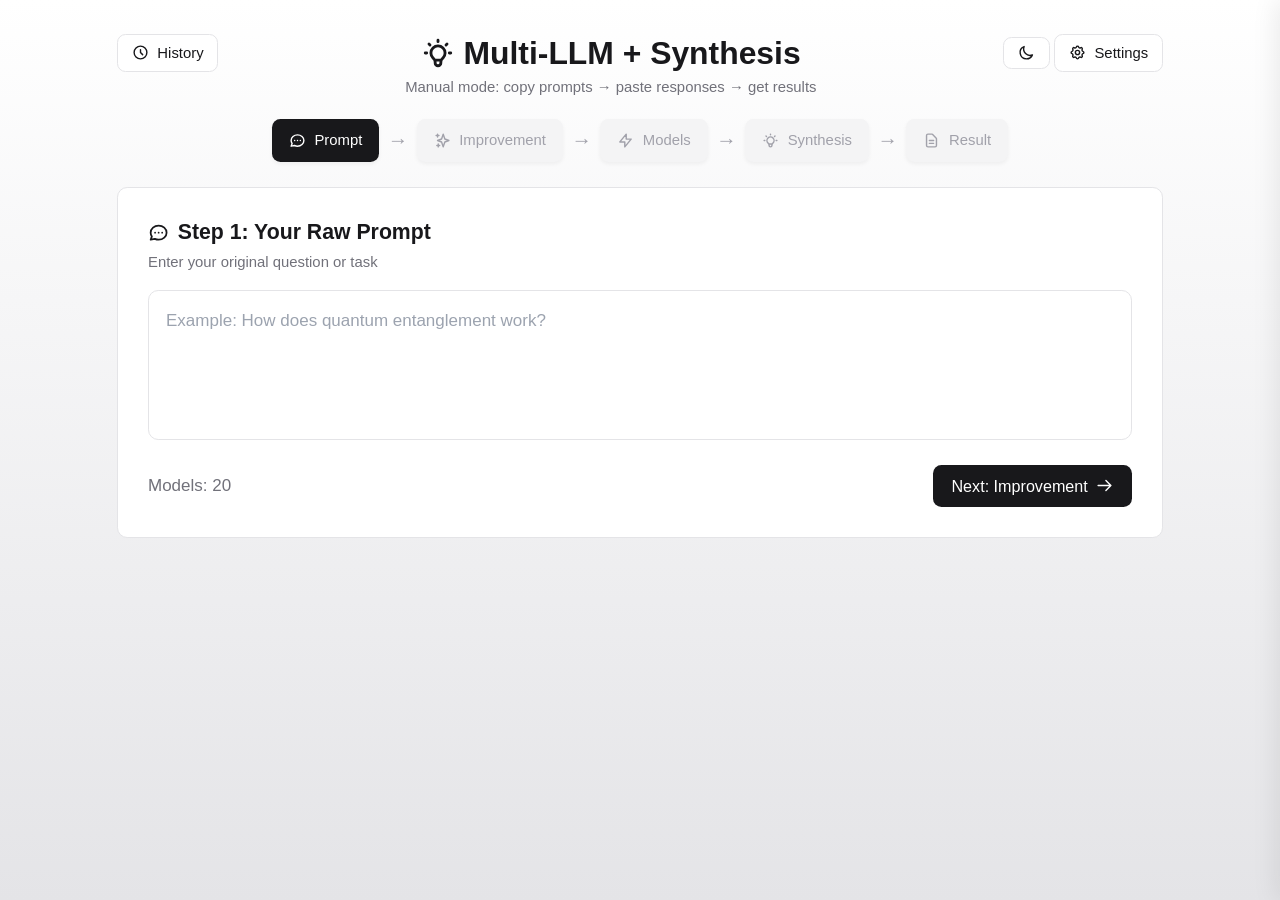
<file: chrome-extension/index.html>
<!DOCTYPE html><html lang="en"><head>
    <meta charset="UTF-8">
    <meta name="viewport" content="width=device-width, initial-scale=1.0">
    <title>Multi-LLM + Synthesis</title>
    <script src="lib/tailwindcss.js"></script>
    <script src="lib/marked.min.js"></script>
    
<link rel="stylesheet" href="css/styles.css"></head>
<body style="background: linear-gradient(to bottom, var(--bg-gradient-from), var(--bg-gradient-to)); min-height: 100vh;">
    <!-- Auto-save indicator -->
    <div id="autosaveIndicator" class="autosave-indicator">
        <div class="autosave-dot"></div>
        <span id="autosaveText">Saved</span>
    </div>
    <div class="max-w-5xl mx-auto px-5 py-8">
        <!-- Header -->
        <div class="header-wrap flex mb-5">
            <div class="header-btn-group">
                <button id="ext-el-1" class="btn btn-outline btn-sm" title="Request History">
                    <svg class="w-4 h-4" fill="none" stroke="currentColor" viewBox="0 0 24 24"><path stroke-linecap="round" stroke-linejoin="round" stroke-width="2" d="M12 8v4l3 3m6-3a9 9 0 11-18 0 9 9 0 0118 0z"></path></svg>
                    <span class="hidden sm:inline">History</span>
                </button>
            </div>
            <div class="header-title flex-1 text-center px-2">
                <div class="flex items-center justify-center gap-2 mb-1">
                    <svg class="w-6 h-6 sm:w-8 sm:h-8 text-zinc-900" fill="none" stroke="currentColor" viewBox="0 0 24 24">
                        <path stroke-linecap="round" stroke-linejoin="round" stroke-width="2" d="M9.663 17h4.673M12 3v1m6.364 1.636l-.707.707M21 12h-1M4 12H3m3.343-5.657l-.707-.707m2.828 9.9a5 5 0 117.072 0l-.548.547A3.374 3.374 0 0014 18.469V19a2 2 0 11-4 0v-.531c0-.895-.356-1.754-.988-2.386l-.548-.547z"></path>
                    </svg>
                    <h1 class="text-2xl sm:text-3xl font-bold">Multi-LLM + Synthesis</h1>
                </div>
                <p class="text-zinc-500 text-sm hidden sm:block">Manual mode: copy prompts → paste responses → get results</p>
            </div>
            <div class="header-btn-group">
                <button class="btn btn-outline btn-sm" id="themeToggle" title="Toggle theme">
                    <svg id="themeIconLight" class="w-4 h-4" fill="none" stroke="currentColor" viewBox="0 0 24 24"><path stroke-linecap="round" stroke-linejoin="round" stroke-width="2" d="M20.354 15.354A9 9 0 018.646 3.646 9.003 9.003 0 0012 21a9.003 9.003 0 008.354-5.646z"></path></svg>
                    <svg id="themeIconDark" class="w-4 h-4 hidden" fill="none" stroke="currentColor" viewBox="0 0 24 24"><path stroke-linecap="round" stroke-linejoin="round" stroke-width="2" d="M12 3v1m0 16v1m9-9h-1M4 12H3m15.364 6.364l-.707-.707M6.343 6.343l-.707-.707m12.728 0l-.707.707M6.343 17.657l-.707.707M16 12a4 4 0 11-8 0 4 4 0 018 0z"></path></svg>
                </button>
                <button id="ext-el-2" class="btn btn-outline btn-sm" title="Settings">
                    <svg class="w-4 h-4" fill="none" stroke="currentColor" viewBox="0 0 24 24"><path stroke-linecap="round" stroke-linejoin="round" stroke-width="2" d="M10.325 4.317c.426-1.756 2.924-1.756 3.35 0a1.724 1.724 0 002.573 1.066c1.543-.94 3.31.826 2.37 2.37a1.724 1.724 0 001.065 2.572c1.756.426 1.756 2.924 0 3.35a1.724 1.724 0 00-1.066 2.573c.94 1.543-.826 3.31-2.37 2.37a1.724 1.724 0 00-2.572 1.065c-.426 1.756-2.924 1.756-3.35 0a1.724 1.724 0 00-2.573-1.066c-1.543.94-3.31-.826-2.37-2.37a1.724 1.724 0 00-1.065-2.572c-1.756-.426-1.756-2.924 0-3.35a1.724 1.724 0 001.066-2.573c-.94-1.543.826-3.31 2.37-2.37.996.608 2.296.07 2.572-1.065z"></path><path stroke-linecap="round" stroke-linejoin="round" stroke-width="2" d="M15 12a3 3 0 11-6 0 3 3 0 016 0z"></path></svg>
                    <span class="hidden sm:inline">Settings</span>
                </button>
            </div>
        </div>

        <!-- Step Navigation -->
        <div class="step-nav-wrap flex items-center justify-center gap-2 mb-6">
            <button id="ext-el-3" class="step-btn active px-4 py-2.5 rounded-lg text-sm flex items-center gap-2">
                <svg class="w-4 h-4" fill="none" stroke="currentColor" viewBox="0 0 24 24"><path stroke-linecap="round" stroke-linejoin="round" stroke-width="2" d="M8 12h.01M12 12h.01M16 12h.01M21 12c0 4.418-4.03 8-9 8a9.863 9.863 0 01-4.255-.949L3 20l1.395-3.72C3.512 15.042 3 13.574 3 12c0-4.418 4.03-8 9-8s9 3.582 9 8z"></path></svg>
                <span>Prompt</span>
            </button>
            <span class="arrow step-nav-arrows">→</span>
            <button id="ext-el-4" class="step-btn px-4 py-2.5 rounded-lg text-sm flex items-center gap-2">
                <svg class="w-4 h-4" fill="none" stroke="currentColor" viewBox="0 0 24 24"><path stroke-linecap="round" stroke-linejoin="round" stroke-width="2" d="M5 3v4M3 5h4M6 17v4m-2-2h4m5-16l2.286 6.857L21 12l-5.714 2.143L13 21l-2.286-6.857L5 12l5.714-2.143L13 3z"></path></svg>
                <span>Improvement</span>
            </button>
            <span class="arrow step-nav-arrows">→</span>
            <button id="ext-el-5" class="step-btn px-4 py-2.5 rounded-lg text-sm flex items-center gap-2">
                <svg class="w-4 h-4" fill="none" stroke="currentColor" viewBox="0 0 24 24"><path stroke-linecap="round" stroke-linejoin="round" stroke-width="2" d="M13 10V3L4 14h7v7l9-11h-7z"></path></svg>
                <span>Models</span>
            </button>
            <span class="arrow step-nav-arrows">→</span>
            <button id="ext-el-6" class="step-btn px-4 py-2.5 rounded-lg text-sm flex items-center gap-2">
                <svg class="w-4 h-4" fill="none" stroke="currentColor" viewBox="0 0 24 24"><path stroke-linecap="round" stroke-linejoin="round" stroke-width="2" d="M9.663 17h4.673M12 3v1m6.364 1.636l-.707.707M21 12h-1M4 12H3m3.343-5.657l-.707-.707m2.828 9.9a5 5 0 117.072 0l-.548.547A3.374 3.374 0 0014 18.469V19a2 2 0 11-4 0v-.531c0-.895-.356-1.754-.988-2.386l-.548-.547z"></path></svg>
                <span>Synthesis</span>
            </button>
            <span class="arrow step-nav-arrows">→</span>
            <button id="ext-el-7" class="step-btn px-4 py-2.5 rounded-lg text-sm flex items-center gap-2">
                <svg class="w-4 h-4" fill="none" stroke="currentColor" viewBox="0 0 24 24"><path stroke-linecap="round" stroke-linejoin="round" stroke-width="2" d="M9 12h6m-6 4h6m2 5H7a2 2 0 01-2-2V5a2 2 0 012-2h5.586a1 1 0 01.707.293l5.414 5.414a1 1 0 01.293.707V19a2 2 0 01-2 2z"></path></svg>
                <span>Result</span>
            </button>
        </div>

        <!-- Step 1: Raw Prompt -->
        <div id="step-1" class="step-content active">
            <!-- In-thread chat history (shown when continuing) -->
            <div id="chatHistoryWrap" class="chat-history-wrap hidden">
                <div class="chat-history-head">
                    <div class="flex items-center gap-2">
                        <svg class="w-4 h-4 text-zinc-500" fill="none" stroke="currentColor" viewBox="0 0 24 24"><path stroke-linecap="round" stroke-linejoin="round" stroke-width="2" d="M8 12h.01M12 12h.01M16 12h.01M21 12c0 4.418-4.03 8-9 8a9.863 9.863 0 01-4.255-.949L3 20l1.395-3.72C3.512 15.042 3 13.574 3 12c0-4.418 4.03-8 9-8s9 3.582 9 8z"></path></svg>
                        <span class="font-medium text-sm text-zinc-700" id="chatHistoryTitle">Chat History</span>
                    </div>
                    <div class="flex items-center gap-2">
                        <button id="ext-el-8" class="btn btn-outline btn-sm text-xs" title="Open in large window">
                            <svg class="w-3.5 h-3.5" fill="none" stroke="currentColor" viewBox="0 0 24 24"><path stroke-linecap="round" stroke-linejoin="round" stroke-width="2" d="M4 8V4m0 0h4M4 4l5 5m11-1V4m0 0h-4m4 0l-5 5M4 16v4m0 0h4m-4 0l5-5m11 5l-5-5m5 5v-4m0 4h-4"></path></svg>
                            Expand
                        </button>
                        <button id="ext-el-9" class="btn btn-outline btn-sm text-xs">
                            <svg class="w-3.5 h-3.5" fill="none" stroke="currentColor" viewBox="0 0 24 24"><path stroke-linecap="round" stroke-linejoin="round" stroke-width="2" d="M12 4v16m8-8H4"></path></svg>
                            New Chat
                        </button>
                    </div>
                </div>
                <div class="chat-history-body" id="chatHistoryBody"></div>
            </div>
            <div class="card">
                <h2 class="text-xl font-semibold mb-1 flex items-center gap-2">
                    <svg class="w-5 h-5" fill="none" stroke="currentColor" viewBox="0 0 24 24"><path stroke-linecap="round" stroke-linejoin="round" stroke-width="2" d="M8 12h.01M12 12h.01M16 12h.01M21 12c0 4.418-4.03 8-9 8a9.863 9.863 0 01-4.255-.949L3 20l1.395-3.72C3.512 15.042 3 13.574 3 12c0-4.418 4.03-8 9-8s9 3.582 9 8z"></path></svg>
                    <span id="step1Title">Step 1: Your Raw Prompt</span>
                </h2>
                <p class="text-zinc-500 text-sm mb-4" id="step1Hint">Enter your original question or task</p>
                <textarea id="rawPrompt" class="textarea" placeholder="Example: How does quantum entanglement work?"></textarea>
                <div class="step-actions flex justify-between items-center mt-4">
                    <span id="modelsCount" class="text-base text-zinc-500"></span>
                    <button id="ext-el-10" class="btn btn-primary">
                        Next: Improvement
                        <svg class="w-4 h-4" fill="none" stroke="currentColor" viewBox="0 0 24 24"><path stroke-linecap="round" stroke-linejoin="round" stroke-width="2" d="M14 5l7 7m0 0l-7 7m7-7H3"></path></svg>
                    </button>
                </div>
            </div>
        </div>

        <!-- Step 2: Improve Prompt -->
        <div id="step-2" class="step-content">
            <div class="card card-primary">
                <div class="card-top flex items-start justify-between mb-3 gap-2 flex-wrap">
                    <div>
                        <h2 class="text-xl font-semibold flex items-center gap-2">
                            <svg class="w-5 h-5" fill="none" stroke="currentColor" viewBox="0 0 24 24"><path stroke-linecap="round" stroke-linejoin="round" stroke-width="2" d="M8 16H6a2 2 0 01-2-2V6a2 2 0 012-2h8a2 2 0 012 2v2m-6 12h8a2 2 0 002-2v-8a2 2 0 00-2-2h-8a2 2 0 00-2 2v8a2 2 0 002 2z"></path></svg>
                            System Prompt for Improvement
                        </h2>
                        <p class="text-zinc-500 text-base">1. Copy this system prompt</p>
                    </div>
                    <button id="copy-enhancer-sys" class="btn btn-copy btn-icon" data-icon-size="w-4 h-4" title="Copy system prompt" aria-label="Copy system prompt">
                        <svg class="w-4 h-4" fill="none" stroke="currentColor" viewBox="0 0 24 24"><path stroke-linecap="round" stroke-linejoin="round" stroke-width="2" d="M8 16H6a2 2 0 01-2-2V6a2 2 0 012-2h8a2 2 0 012 2v2m-6 12h8a2 2 0 002-2v-8a2 2 0 00-2-2h-8a2 2 0 00-2 2v8a2 2 0 002 2z"></path></svg>
                    </button>
                </div>
                <div class="code-block scrollable" id="enhancerSystemDisplay"></div>
            </div>

            <div class="card">
                <div class="card-top flex items-start justify-between mb-3 gap-2 flex-wrap">
                    <div>
                        <h2 class="text-xl font-semibold">Prompt to Send</h2>
                        <p class="text-zinc-500 text-base">2. Copy and send together with the system prompt</p>
                    </div>
                    <button id="copy-enhancer-user" class="btn btn-copy btn-icon" data-icon-size="w-4 h-4" title="Copy improvement prompt" aria-label="Copy improvement prompt">
                        <svg class="w-4 h-4" fill="none" stroke="currentColor" viewBox="0 0 24 24"><path stroke-linecap="round" stroke-linejoin="round" stroke-width="2" d="M8 16H6a2 2 0 01-2-2V6a2 2 0 012-2h8a2 2 0 012 2v2m-6 12h8a2 2 0 002-2v-8a2 2 0 00-2-2h-8a2 2 0 00-2 2v8a2 2 0 002 2z"></path></svg>
                    </button>
                </div>
                <div class="code-block" id="enhancerUserPrompt"></div>
            </div>

            <!-- LM Studio button for prompt improvement -->
            <div id="lms-enhancer-panel" class="card hidden" style="border-color: rgba(99,102,241,0.35); background: rgba(99,102,241,0.04);">
                <div class="flex items-center justify-between flex-wrap gap-3">
                    <div class="flex items-center gap-2">
                        <svg class="w-5 h-5" viewBox="0 0 24 24" fill="none" stroke="currentColor" style="color:#6366f1;"><path stroke-linecap="round" stroke-linejoin="round" stroke-width="2" d="M9.663 17h4.673M12 3v1m6.364 1.636l-.707.707M21 12h-1M4 12H3m3.343-5.657l-.707-.707m2.828 9.9a5 5 0 117.072 0l-.548.547A3.374 3.374 0 0014 18.469V19a2 2 0 11-4 0v-.531c0-.895-.356-1.754-.988-2.386l-.548-.547z"></path></svg>
                        <div>
                            <span class="text-sm font-medium" style="color:#6366f1;">Send to Provider</span>
                            <div class="text-xs text-zinc-500 mt-0.5" id="lms-enhancer-model-hint"><span id="lms-enhancer-provider-label">Local AI</span> · <span id="lms-enhancer-model-name">—</span></div>
                        </div>
                    </div>
                    <button id="lms-send-enhancer-btn" class="btn btn-ai btn-sm">
                        <svg class="w-4 h-4" fill="none" stroke="currentColor" viewBox="0 0 24 24"><path stroke-linecap="round" stroke-linejoin="round" stroke-width="2" d="M13 10V3L4 14h7v7l9-11h-7z"></path></svg>
                        Send to AI
                    </button>
                </div>
                <div id="lms-enhancer-status" class="mt-2 text-xs hidden"></div>
            </div>

            <!-- Hugging Face button for prompt improvement -->
            <div id="hf-enhancer-panel" class="card hidden" style="border-color: rgba(250,204,21,0.35); background: rgba(250,204,21,0.04);">
                <div class="flex items-center justify-between flex-wrap gap-3">
                    <div class="flex items-center gap-2">
                        <span class="text-lg">🤗</span>
                        <div>
                            <span class="text-sm font-medium" style="color:#eab308;">Send to Hugging Face</span>
                            <div class="text-xs text-zinc-500 mt-0.5" id="hf-enhancer-model-hint">Inference API · <span id="hf-enhancer-model-name">—</span></div>
                        </div>
                    </div>
                    <button id="hf-send-enhancer-btn" class="btn btn-ai btn-sm" style="background: linear-gradient(135deg, #eab308 0%, #f59e0b 100%);">
                        <svg class="w-4 h-4" fill="none" stroke="currentColor" viewBox="0 0 24 24"><path stroke-linecap="round" stroke-linejoin="round" stroke-width="2" d="M13 10V3L4 14h7v7l9-11h-7z"></path></svg>
                        Send to HF
                    </button>
                </div>
                <div id="hf-enhancer-status" class="mt-2 text-xs hidden"></div>
            </div>

            <div class="card">
                <h2 class="text-xl font-semibold mb-1 flex items-center gap-2">
                    <svg class="w-5 h-5 text-blue-500" fill="none" stroke="currentColor" viewBox="0 0 24 24"><path stroke-linecap="round" stroke-linejoin="round" stroke-width="2" d="M5 3v4M3 5h4M6 17v4m-2-2h4m5-16l2.286 6.857L21 12l-5.714 2.143L13 21l-2.286-6.857L5 12l5.714-2.143L13 3z"></path></svg>
                    3. Paste the Improved Prompt
                    <span id="lms-enhancer-filled-badge" class="ai-result-badge hidden">
                        <svg class="w-3 h-3" fill="none" stroke="currentColor" viewBox="0 0 24 24"><path stroke-linecap="round" stroke-linejoin="round" stroke-width="2" d="M9.663 17h4.673M12 3v1m6.364 1.636l-.707.707M21 12h-1M4 12H3m3.343-5.657l-.707-.707m2.828 9.9a5 5 0 117.072 0l-.548.547A3.374 3.374 0 0014 18.469V19a2 2 0 11-4 0v-.531c0-.895-.356-1.754-.988-2.386l-.548-.547z"></path></svg>
                        Filled by AI
                    </span>
                </h2>
                <p class="text-zinc-500 text-sm mb-4">Paste the AI response here (improved prompt)</p>
                <textarea id="improvedPrompt" class="textarea" placeholder="Paste the improved prompt here..."></textarea>
                <div class="step-actions flex justify-between mt-4">
                    <button id="ext-el-11" class="btn btn-outline">Back</button>
                    <button id="ext-el-12" class="btn btn-primary">
                        Next: Models
                        <svg class="w-4 h-4" fill="none" stroke="currentColor" viewBox="0 0 24 24"><path stroke-linecap="round" stroke-linejoin="round" stroke-width="2" d="M14 5l7 7m0 0l-7 7m7-7H3"></path></svg>
                    </button>
                </div>
            </div>
        </div>

        <!-- Step 3: Model Answers -->
        <div id="step-3" class="step-content">
            <div class="card card-primary">
                <div class="card-top flex items-start justify-between mb-3 gap-2 flex-wrap">
                    <div>
                        <h2 class="text-xl font-semibold">Improved Prompt to Send to Models</h2>
                        <p class="text-zinc-500 text-base">Send this prompt to each model below</p>
                    </div>
                    <button id="copy-improved" class="btn btn-copy btn-icon" data-icon-size="w-4 h-4" title="Copy improved prompt" aria-label="Copy improved prompt">
                        <svg class="w-4 h-4" fill="none" stroke="currentColor" viewBox="0 0 24 24"><path stroke-linecap="round" stroke-linejoin="round" stroke-width="2" d="M8 16H6a2 2 0 01-2-2V6a2 2 0 012-2h8a2 2 0 012 2v2m-6 12h8a2 2 0 002-2v-8a2 2 0 00-2-2h-8a2 2 0 00-2 2v8a2 2 0 002 2z"></path></svg>
                    </button>
                </div>
                <div class="code-block scrollable" id="improvedPromptDisplay"></div>
            </div>

            <!-- Dynamic Model Cards Container -->
            <div id="modelCardsContainer"></div>

            <div class="step-actions flex justify-between mt-4">
                <button id="ext-el-13" class="btn btn-outline">Back</button>
                <button id="ext-el-14" class="btn btn-primary">
                    Next: Synthesis
                    <svg class="w-4 h-4" fill="none" stroke="currentColor" viewBox="0 0 24 24"><path stroke-linecap="round" stroke-linejoin="round" stroke-width="2" d="M14 5l7 7m0 0l-7 7m7-7H3"></path></svg>
                </button>
            </div>
        </div>

        <!-- Step 4: Synthesis -->
        <div id="step-4" class="step-content">
            <div class="card card-primary">
                <div class="card-top flex items-start justify-between mb-3 gap-2 flex-wrap">
                    <div>
                        <h2 class="text-xl font-semibold flex items-center gap-2">
                            <svg class="w-5 h-5" fill="none" stroke="currentColor" viewBox="0 0 24 24"><path stroke-linecap="round" stroke-linejoin="round" stroke-width="2" d="M8 16H6a2 2 0 01-2-2V6a2 2 0 012-2h8a2 2 0 012 2v2m-6 12h8a2 2 0 002-2v-8a2 2 0 00-2-2h-8a2 2 0 00-2 2v8a2 2 0 002 2z"></path></svg>
                            System Prompt for Aggregation
                        </h2>
                        <p class="text-zinc-500 text-base">1. Copy this system prompt</p>
                    </div>
                    <button id="copy-aggregator-sys" class="btn btn-copy btn-icon" data-icon-size="w-4 h-4" title="Copy aggregation system prompt" aria-label="Copy aggregation system prompt">
                        <svg class="w-4 h-4" fill="none" stroke="currentColor" viewBox="0 0 24 24"><path stroke-linecap="round" stroke-linejoin="round" stroke-width="2" d="M8 16H6a2 2 0 01-2-2V6a2 2 0 012-2h8a2 2 0 012 2v2m-6 12h8a2 2 0 002-2v-8a2 2 0 00-2-2h-8a2 2 0 00-2 2v8a2 2 0 002 2z"></path></svg>
                    </button>
                </div>
                <div class="code-block scrollable" id="aggregatorSystemDisplay"></div>
            </div>

            <div class="card">
                <div class="card-top flex items-start justify-between mb-3 gap-2 flex-wrap">
                    <div>
                        <h2 class="text-xl font-semibold">Prompt with Model Responses</h2>
                        <p class="text-zinc-500 text-base">2. Copy and send together with the system prompt</p>
                    </div>
                    <button id="copy-aggregator-user" class="btn btn-copy btn-icon" data-icon-size="w-4 h-4" title="Copy aggregation prompt" aria-label="Copy aggregation prompt">
                        <svg class="w-4 h-4" fill="none" stroke="currentColor" viewBox="0 0 24 24"><path stroke-linecap="round" stroke-linejoin="round" stroke-width="2" d="M8 16H6a2 2 0 01-2-2V6a2 2 0 012-2h8a2 2 0 012 2v2m-6 12h8a2 2 0 002-2v-8a2 2 0 00-2-2h-8a2 2 0 00-2 2v8a2 2 0 002 2z"></path></svg>
                    </button>
                </div>
                <div class="code-block" id="aggregatorPromptDisplay"></div>
            </div>

            <div class="card">
                <h2 class="text-xl font-semibold mb-1 flex items-center gap-2">
                    <svg class="w-5 h-5 text-blue-500" fill="none" stroke="currentColor" viewBox="0 0 24 24"><path stroke-linecap="round" stroke-linejoin="round" stroke-width="2" d="M9.663 17h4.673M12 3v1m6.364 1.636l-.707.707M21 12h-1M4 12H3m3.343-5.657l-.707-.707m2.828 9.9a5 5 0 117.072 0l-.548.547A3.374 3.374 0 0014 18.469V19a2 2 0 11-4 0v-.531c0-.895-.356-1.754-.988-2.386l-.548-.547z"></path></svg>
                    3. Paste the Synthesized Response
                    <span id="lms-aggregator-filled-badge" class="ai-result-badge hidden">
                        <svg class="w-3 h-3" fill="none" stroke="currentColor" viewBox="0 0 24 24"><path stroke-linecap="round" stroke-linejoin="round" stroke-width="2" d="M9.663 17h4.673M12 3v1m6.364 1.636l-.707.707M21 12h-1M4 12H3m3.343-5.657l-.707-.707m2.828 9.9a5 5 0 117.072 0l-.548.547A3.374 3.374 0 0014 18.469V19a2 2 0 11-4 0v-.531c0-.895-.356-1.754-.988-2.386l-.548-.547z"></path></svg>
                        Filled by AI
                    </span>
                </h2>
                <p class="text-zinc-500 text-sm mb-4">Paste the final aggregated answer here</p>

                <!-- LM Studio button for synthesis -->
                <div id="lms-aggregator-panel" class="mb-4 p-3 rounded-lg hidden" style="border: 1px solid rgba(99,102,241,0.35); background: rgba(99,102,241,0.04);">
                    <div class="flex items-center justify-between flex-wrap gap-3">
                        <div class="flex items-center gap-2">
                            <svg class="w-5 h-5" viewBox="0 0 24 24" fill="none" stroke="currentColor" style="color:#6366f1;"><path stroke-linecap="round" stroke-linejoin="round" stroke-width="2" d="M9.663 17h4.673M12 3v1m6.364 1.636l-.707.707M21 12h-1M4 12H3m3.343-5.657l-.707-.707m2.828 9.9a5 5 0 117.072 0l-.548.547A3.374 3.374 0 0014 18.469V19a2 2 0 11-4 0v-.531c0-.895-.356-1.754-.988-2.386l-.548-.547z"></path></svg>
                            <div>
                                <span class="text-sm font-medium" style="color:#6366f1;">Send to Provider</span>
                                <div class="text-xs text-zinc-500 mt-0.5"><span id="lms-aggregator-provider-label">Local AI</span> · <span id="lms-aggregator-model-name">—</span></div>
                            </div>
                        </div>
                        <button id="lms-send-aggregator-btn" class="btn btn-ai btn-sm">
                            <svg class="w-4 h-4" fill="none" stroke="currentColor" viewBox="0 0 24 24"><path stroke-linecap="round" stroke-linejoin="round" stroke-width="2" d="M13 10V3L4 14h7v7l9-11h-7z"></path></svg>
                            Send to AI
                        </button>
                    </div>
                    <div id="lms-aggregator-status" class="mt-2 text-xs hidden"></div>
                </div>

                <!-- Hugging Face button for synthesis -->
                <div id="hf-aggregator-panel" class="mb-4 p-3 rounded-lg hidden" style="border: 1px solid rgba(250,204,21,0.35); background: rgba(250,204,21,0.04);">
                    <div class="flex items-center justify-between flex-wrap gap-3">
                        <div class="flex items-center gap-2">
                            <span class="text-lg">🤗</span>
                            <div>
                                <span class="text-sm font-medium" style="color:#eab308;">Send to Hugging Face</span>
                                <div class="text-xs text-zinc-500 mt-0.5">Inference API · <span id="hf-aggregator-model-name">—</span></div>
                            </div>
                        </div>
                        <button id="hf-send-aggregator-btn" class="btn btn-ai btn-sm" style="background: linear-gradient(135deg, #eab308 0%, #f59e0b 100%);">
                            <svg class="w-4 h-4" fill="none" stroke="currentColor" viewBox="0 0 24 24"><path stroke-linecap="round" stroke-linejoin="round" stroke-width="2" d="M13 10V3L4 14h7v7l9-11h-7z"></path></svg>
                            Send to HF
                        </button>
                    </div>
                    <div id="hf-aggregator-status" class="mt-2 text-xs hidden"></div>
                </div>

                <textarea id="finalAnswer" class="textarea" style="min-height: 180px;" placeholder="Paste the synthesized response..."></textarea>
                <div class="step-actions flex justify-between mt-4">
                    <button id="ext-el-15" class="btn btn-outline">Back</button>
                    <button id="ext-el-16" class="btn btn-primary">
                        Next: Result
                        <svg class="w-4 h-4" fill="none" stroke="currentColor" viewBox="0 0 24 24"><path stroke-linecap="round" stroke-linejoin="round" stroke-width="2" d="M14 5l7 7m0 0l-7 7m7-7H3"></path></svg>
                    </button>
                </div>
            </div>
        </div>

        <!-- Step 5: Result -->
        <div id="step-5" class="step-content">
            <!-- Tabs -->
            <div class="result-tabs-bar flex border-b border-zinc-200 mb-4 overflow-x-auto">
                <button id="ext-el-17" class="tab-btn px-5 py-3 text-base font-medium border-b-2 border-zinc-900 text-zinc-900">Final Answer</button>
                <button id="ext-el-18" class="tab-btn px-5 py-3 text-base font-medium border-b-2 border-transparent text-zinc-500 hover:text-zinc-900">Comparison</button>
                <button id="ext-el-19" class="tab-btn px-5 py-3 text-base font-medium border-b-2 border-transparent text-zinc-500 hover:text-zinc-900">JSON</button>
            </div>

            <!-- Final Answer Tab -->
            <div id="result-final" class="result-tab">
                <div class="card card-primary">
                    <div class="card-top flex items-center justify-between mb-3 gap-2 flex-wrap">
                        <h2 class="text-xl font-semibold flex items-center gap-2">
                            <svg class="w-5 h-5" fill="none" stroke="currentColor" viewBox="0 0 24 24"><path stroke-linecap="round" stroke-linejoin="round" stroke-width="2" d="M9.663 17h4.673M12 3v1m6.364 1.636l-.707.707M21 12h-1M4 12H3m3.343-5.657l-.707-.707m2.828 9.9a5 5 0 117.072 0l-.548.547A3.374 3.374 0 0014 18.469V19a2 2 0 11-4 0v-.531c0-.895-.356-1.754-.988-2.386l-.548-.547z"></path></svg>
                            Synthesized Response
                        </h2>
                        <div class="flex gap-2">
                            <button id="copy-final" class="btn btn-copy btn-icon" data-icon-size="w-4 h-4" title="Copy final answer" aria-label="Copy final answer">
                                <svg class="w-4 h-4" fill="none" stroke="currentColor" viewBox="0 0 24 24"><path stroke-linecap="round" stroke-linejoin="round" stroke-width="2" d="M8 16H6a2 2 0 01-2-2V6a2 2 0 012-2h8a2 2 0 012 2v2m-6 12h8a2 2 0 002-2v-8a2 2 0 00-2-2h-8a2 2 0 00-2 2v8a2 2 0 002 2z"></path></svg>
                            </button>
                        </div>
                    </div>
                    <div id="finalAnswerDisplay"></div>
                </div>
            </div>

            <!-- Comparison Tab -->
            <div id="result-comparison" class="result-tab hidden">
                <div class="card">
                    <div class="card-top flex items-center justify-between mb-3 gap-2 flex-wrap">
                        <h2 class="text-xl font-semibold">Model Response Comparison</h2>
                        <div class="flex items-center gap-2">
                            <span class="text-sm text-zinc-500">Average rating: <strong id="avgRatingDisplay">0</strong>/5</span>
                        </div>
                    </div>
                    <div class="comparison-grid" id="comparisonGrid"></div>
                </div>
            </div>

            <!-- JSON Tab -->
            <div id="result-json" class="result-tab hidden">
                <div class="card">
                    <div class="card-top flex items-center justify-between mb-3 gap-2 flex-wrap">
                        <h2 class="text-xl font-semibold">Final JSON</h2>
                        <div class="flex gap-2">
                            <button id="copy-json" class="btn btn-copy btn-icon" data-icon-size="w-4 h-4" title="Copy JSON" aria-label="Copy JSON">
                                <svg class="w-4 h-4" fill="none" stroke="currentColor" viewBox="0 0 24 24"><path stroke-linecap="round" stroke-linejoin="round" stroke-width="2" d="M8 16H6a2 2 0 01-2-2V6a2 2 0 012-2h8a2 2 0 012 2v2m-6 12h8a2 2 0 002-2v-8a2 2 0 00-2-2h-8a2 2 0 00-2 2v8a2 2 0 002 2z"></path></svg>
                            </button>
                        </div>
                    </div>
                    <pre class="code-block scrollable" id="resultJSONDisplay" style="max-height: 400px;"></pre>
                </div>
            </div>

            <div class="step-actions flex justify-between mt-4">
                <button id="ext-el-20" class="btn btn-outline">Back</button>
                <div class="flex gap-2">
                    <button id="ext-el-21" class="btn btn-outline">
                        <svg class="w-4 h-4" fill="none" stroke="currentColor" viewBox="0 0 24 24"><path stroke-linecap="round" stroke-linejoin="round" stroke-width="2" d="M8 12h.01M12 12h.01M16 12h.01M21 12c0 4.418-4.03 8-9 8a9.863 9.863 0 01-4.255-.949L3 20l1.395-3.72C3.512 15.042 3 13.574 3 12c0-4.418 4.03-8 9-8s9 3.582 9 8z"></path></svg>
                        Continue Chat
                    </button>
                    <button id="ext-el-22" class="btn btn-primary">
                        <svg class="w-4 h-4" fill="none" stroke="currentColor" viewBox="0 0 24 24"><path stroke-linecap="round" stroke-linejoin="round" stroke-width="2" d="M12 4v16m8-8H4"></path></svg>
                        New Prompt
                    </button>
                </div>
            </div>
        </div>
    </div>

    <!-- Settings Modal -->
    <div id="settingsModal" class="modal-overlay hidden">
        <div class="modal">
            <div class="modal-header">
                <h2 class="text-xl font-semibold">Settings</h2>
                <button id="ext-el-23" class="text-zinc-400 hover:text-zinc-600">
                    <svg class="w-5 h-5" fill="none" stroke="currentColor" viewBox="0 0 24 24"><path stroke-linecap="round" stroke-linejoin="round" stroke-width="2" d="M6 18L18 6M6 6l12 12"></path></svg>
                </button>
            </div>
            
            <!-- Settings Tabs -->
            <div class="flex border-b border-zinc-200 px-6 pt-4 overflow-x-auto" style="scrollbar-width:none;">
                <button id="ext-el-24" class="settings-tab active">General</button>
                <button id="ext-el-25" class="settings-tab">Models</button>
                <button id="ext-el-26" class="settings-tab">Prompts</button>
                <button id="ext-el-27" class="settings-tab">Templates</button>
                <button id="ext-el-28" class="settings-tab">Providers</button>
                <button class="settings-tab" id="settings-tab-logs">Logs<span id="log-error-badge" class="log-count-badge hidden">0</span></button>
            </div>

            <!-- General Tab -->
            <div id="settings-general" class="tab-pane active">
                <div class="modal-body space-y-6">
                    <div class="card" style="margin:0; padding:1.25rem;">
                        <label for="taskProfileSelect" class="block text-sm font-medium mb-2">Task Profile</label>
                        <select id="taskProfileSelect" class="input"></select>
                        <p class="text-xs text-zinc-500 mt-2">The profile changes system prompts for improvement and synthesis. If you manually change prompts, the profile will automatically become 'Custom'.</p>
                        <div class="mt-3 rounded-lg border border-zinc-200 bg-zinc-50 px-3 py-3">
                            <div class="text-xs uppercase tracking-wide text-zinc-500 mb-1">Active Profile</div>
                            <div id="taskProfileName" class="text-sm font-medium text-zinc-900">Balanced</div>
                            <p id="taskProfileDescription" class="text-xs text-zinc-500 mt-1">Balanced mode for most tasks.</p>
                        </div>
                    </div>
                    <div class="card" style="margin:0; padding:1.25rem;">
                        <label class="flex items-start gap-3 cursor-pointer">
                            <input type="checkbox" id="notificationsEnabledToggle" class="mt-1">
                            <div>
                                <div class="text-sm font-medium">System Notifications</div>
                                <p class="text-xs text-zinc-500 mt-1">Show auto-save indicator and non-blocking warnings.</p>
                            </div>
                        </label>
                    </div>
                    <div class="card" style="margin:0; padding:1.25rem;">
                        <label class="flex items-start gap-3 cursor-pointer">
                            <input type="checkbox" id="useRatingsInSynthesisToggle" class="mt-1">
                            <div>
                                <div class="text-sm font-medium">Use ratings in synthesis</div>
                                <p class="text-xs text-zinc-500 mt-1">Pass user ratings to the aggregation prompt as a soft preference signal. If no rating is given, it is considered neutral, not a negative.</p>
                            </div>
                        </label>
                    </div>
                </div>
            </div>

            <!-- Models Tab -->
            <div id="settings-models" class="tab-pane">
                <div class="modal-body">
                    <div class="flex flex-wrap items-center justify-between gap-2 mb-3">
                        <span class="text-sm text-zinc-500 whitespace-nowrap" id="modelsListCount"></span>
                        <div class="flex gap-2 flex-wrap">
                            <button id="ext-el-29" class="btn btn-outline btn-sm" title="Restore Defaults">
                                <svg class="w-4 h-4" fill="none" stroke="currentColor" viewBox="0 0 24 24"><path stroke-linecap="round" stroke-linejoin="round" stroke-width="2" d="M4 4v5h.582m15.356 2A8.001 8.001 0 004.582 9m0 0H9m11 11v-5h-.581m0 0a8.003 8.003 0 01-15.357-2m15.357 2H15"></path></svg>
                                Restore Defaults
                            </button>
                            <button class="btn btn-danger btn-sm" title="Delete Selected" id="deleteSelectedBtn" disabled="">
                                <svg class="w-4 h-4" fill="none" stroke="currentColor" viewBox="0 0 24 24"><path stroke-linecap="round" stroke-linejoin="round" stroke-width="2" d="M19 7l-.867 12.142A2 2 0 0116.138 21H7.862a2 2 0 01-1.995-1.858L5 7m5 4v6m4-6v6m1-10V4a1 1 0 00-1-1h-4a1 1 0 00-1 1v3M4 7h16"></path></svg>
                                Delete Selected
                            </button>
                            <button id="ext-el-30" class="btn btn-danger btn-sm" title="Delete All">
                                <svg class="w-4 h-4" fill="none" stroke="currentColor" viewBox="0 0 24 24"><path stroke-linecap="round" stroke-linejoin="round" stroke-width="2" d="M19 7l-.867 12.142A2 2 0 0116.138 21H7.862a2 2 0 01-1.995-1.858L5 7m5 4v6m4-6v6m1-10V4a1 1 0 00-1-1h-4a1 1 0 00-1 1v3M4 7h16"></path></svg>
                                Delete All
                            </button>
                        </div>
                    </div>
                    <div id="modelsList"></div>
                    
                    <div class="mt-4 pt-4 border-t border-zinc-200">
                        <h3 class="text-sm font-medium mb-3">Add Model</h3>
                        <div class="space-y-3">
                            <div>
                                <label class="block text-sm text-zinc-600 mb-1">Name</label>
                                <input type="text" id="newModelName" class="input" placeholder="GPT">
                            </div>
                            <div>
                                <label class="block text-sm text-zinc-600 mb-1">Provider</label>
                                <input type="text" id="newModelProvider" class="input" placeholder="OpenAI">
                            </div>
                            <div>
                                <label class="block text-sm text-zinc-600 mb-1">System Prompt (optional)</label>
                                <textarea id="newModelSystemPrompt" class="input" rows="3" placeholder="Leave empty to use the common prompt"></textarea>
                            </div>
                            <div>
                                <label class="block text-sm text-zinc-600 mb-1">Chat URL (optional)</label>
                                <input type="url" id="newModelChatUrl" class="input" placeholder="https://example.com/chat">
                            </div>
                            <button id="ext-el-31" class="btn btn-primary w-full">
                                <svg class="w-4 h-4" fill="none" stroke="currentColor" viewBox="0 0 24 24"><path stroke-linecap="round" stroke-linejoin="round" stroke-width="2" d="M12 4v16m8-8H4"></path></svg>
                                Add Model
                            </button>
                        </div>
                    </div>
                </div>
            </div>

            <!-- Prompts Tab -->
            <div id="settings-prompts" class="tab-pane">
                <div class="modal-body space-y-6">
                    <div>
                        <div class="flex items-center justify-between mb-2">
                            <label class="block text-sm font-medium">Improvement Prompt</label>
                            <button id="ext-el-32" class="text-xs text-blue-600 hover:underline">Reset</button>
                        </div>
                        <textarea id="settingsEnhancerPrompt" class="textarea" style="min-height: 150px;"></textarea>
                    </div>
                    <div>
                        <div class="flex items-center justify-between mb-2">
                            <label class="block text-sm font-medium">Aggregation Prompt</label>
                            <button id="ext-el-33" class="text-xs text-blue-600 hover:underline">Reset</button>
                        </div>
                        <textarea id="settingsAggregatorPrompt" class="textarea" style="min-height: 150px;"></textarea>
                    </div>
                </div>
            </div>

            <!-- Templates Tab -->
            <div id="settings-templates" class="tab-pane">
                <div class="modal-body space-y-6">
                    <div>
                        <h3 class="text-sm font-medium mb-3">Saved Prompt Templates</h3>
                        <p class="text-xs text-zinc-500 mb-4">Templates can be used as starting points for new prompts</p>
                        <div id="templatesList"></div>
                        <button id="ext-el-34" class="btn btn-outline btn-sm w-full mt-3">
                            <svg class="w-4 h-4" fill="none" stroke="currentColor" viewBox="0 0 24 24"><path stroke-linecap="round" stroke-linejoin="round" stroke-width="2" d="M12 4v16m8-8H4"></path></svg>
                            Add Template
                        </button>
                    </div>
                </div>
            </div>

            <!-- Providers Tab -->
            <div id="settings-lmstudio" class="tab-pane">
                <div class="modal-body space-y-4">

                    <!-- Enable toggle -->
                    <div class="card" style="margin:0; padding:1.25rem;">
                        <label class="flex items-start gap-3 cursor-pointer">
                            <input type="checkbox" id="lmsEnabledToggle" class="mt-1">
                            <div>
                                <div class="text-sm font-medium">Connect a provider for automated processing</div>
                                <p class="text-xs text-zinc-500 mt-1">The 'Send to AI' button will appear on synthesis and prompt improvement steps. If disabled — everything remains in manual mode.</p>
                            </div>
                        </label>
                    </div>

                    <div id="lms-config-section" class="space-y-4">

                        <!-- Provider selector -->
                        <div class="card" style="margin:0; padding:1.25rem;">
                            <label class="block text-sm font-medium mb-3">Provider</label>

                            <div class="text-xs font-semibold uppercase tracking-wider mb-2" style="color:var(--text-muted);">🖥️ Local</div>
                            <div class="grid gap-2 mb-4" style="grid-template-columns: repeat(3,1fr);">
                                <label id="lms-provider-card-lmstudio" class="lms-provider-card cursor-pointer rounded-lg border-2 p-3 text-center transition-all">
                                    <div class="text-lg mb-1">🖥️</div>
                                    <div class="text-xs font-semibold">LM Studio</div>
                                    <div class="text-xs text-zinc-400 mt-0.5">port 1234</div>
                                </label>
                                <label id="lms-provider-card-ollama" class="lms-provider-card cursor-pointer rounded-lg border-2 p-3 text-center transition-all">
                                    <div class="text-lg mb-1">🦙</div>
                                    <div class="text-xs font-semibold">Ollama</div>
                                    <div class="text-xs text-zinc-400 mt-0.5">port 11434</div>
                                </label>
                                <label id="lms-provider-card-custom" class="lms-provider-card cursor-pointer rounded-lg border-2 p-3 text-center transition-all">
                                    <div class="text-lg mb-1">⚙️</div>
                                    <div class="text-xs font-semibold">Other</div>
                                    <div class="text-xs text-zinc-400 mt-0.5">OpenAI API</div>
                                </label>
                            </div>

                            <div class="text-xs font-semibold uppercase tracking-wider mb-2" style="color:var(--text-muted);">☁️ Cloud</div>
                            <div class="grid gap-2" style="grid-template-columns: repeat(3,1fr);">
                                <label id="lms-provider-card-openai" class="lms-provider-card cursor-pointer rounded-lg border-2 p-3 text-center transition-all">
                                    <div class="text-lg mb-1">🤖</div>
                                    <div class="text-xs font-semibold">OpenAI</div>
                                    <div class="text-xs text-zinc-400 mt-0.5">GPT</div>
                                </label>
                                <label id="lms-provider-card-deepseek" class="lms-provider-card cursor-pointer rounded-lg border-2 p-3 text-center transition-all">
                                    <div class="text-lg mb-1">🔮</div>
                                    <div class="text-xs font-semibold">DeepSeek</div>
                                    <div class="text-xs text-zinc-400 mt-0.5">V3.2</div>
                                </label>
                                <label id="lms-provider-card-mistral" class="lms-provider-card cursor-pointer rounded-lg border-2 p-3 text-center transition-all">
                                    <div class="text-lg mb-1">🌀</div>
                                    <div class="text-xs font-semibold">Mistral AI</div>
                                    <div class="text-xs text-zinc-400 mt-0.5">Large 3</div>
                                </label>
                                <label id="lms-provider-card-anthropic" class="lms-provider-card cursor-pointer rounded-lg border-2 p-3 text-center transition-all">
                                    <div class="text-lg mb-1">🧠</div>
                                    <div class="text-xs font-semibold">Anthropic</div>
                                    <div class="text-xs text-zinc-400 mt-0.5">Claude 🔒 proxy</div>
                                </label>
                                <label id="lms-provider-card-google" class="lms-provider-card cursor-pointer rounded-lg border-2 p-3 text-center transition-all">
                                    <div class="text-lg mb-1">🌟</div>
                                    <div class="text-xs font-semibold">Google</div>
                                    <div class="text-xs text-zinc-400 mt-0.5">Gemini</div>
                                </label>
                                <label id="lms-provider-card-groq" class="lms-provider-card cursor-pointer rounded-lg border-2 p-3 text-center transition-all">
                                    <div class="text-lg mb-1">⚡</div>
                                    <div class="text-xs font-semibold">Groq Cloud</div>
                                    <div class="text-xs text-zinc-400 mt-0.5">LPU</div>
                                </label>
                                <label id="lms-provider-card-huggingface" class="lms-provider-card cursor-pointer rounded-lg border-2 p-3 text-center transition-all">
                                    <div class="text-lg mb-1">🤗</div>
                                    <div class="text-xs font-semibold">Hugging Face</div>
                                    <div class="text-xs text-zinc-400 mt-0.5">Inference API</div>
                                </label>
                                <label id="lms-provider-card-openrouter" class="lms-provider-card cursor-pointer rounded-lg border-2 p-3 text-center transition-all">
                                    <div class="text-lg mb-1">🔀</div>
                                    <div class="text-xs font-semibold">OpenRouter</div>
                                    <div class="text-xs text-zinc-400 mt-0.5">Manual input</div>
                                </label>
                            </div>

                            <input type="hidden" id="lmsProviderInput" value="lmstudio">
                            <p id="lms-provider-hint" class="text-xs text-zinc-500 mt-3"></p>
                        </div>

                        <!-- Import / Clear all keys -->
                        <div class="card" style="margin:0; padding:1rem;">
                            <div class="flex flex-wrap gap-2">
                                <button id="ext-el-35" class="btn btn-outline btn-sm">
                                    <svg class="w-4 h-4" fill="none" stroke="currentColor" viewBox="0 0 24 24"><path stroke-linecap="round" stroke-linejoin="round" stroke-width="2" d="M4 16v1a3 3 0 003 3h10a3 3 0 003-3v-1m-4-8l-4-4m0 0L8 8m4-4v12"></path></svg>
                                    Import Keys (.txt)
                                </button>
                                <input type="file" id="keyImportInput" accept=".txt" style="display:none">
                                <button id="ext-el-36" class="btn btn-outline btn-sm">
                                    <svg class="w-4 h-4" fill="none" stroke="currentColor" viewBox="0 0 24 24"><path stroke-linecap="round" stroke-linejoin="round" stroke-width="2" d="M4 16v1a3 3 0 003 3h10a3 3 0 003-3v-1m-4-4l-4 4m0 0l-4-4m4 4V4"></path></svg>
                                    Export Keys
                                </button>
                                <button id="ext-el-37" class="btn btn-danger btn-sm">
                                    <svg class="w-4 h-4" fill="none" stroke="currentColor" viewBox="0 0 24 24"><path stroke-linecap="round" stroke-linejoin="round" stroke-width="2" d="M19 7l-.867 12.142A2 2 0 0116.138 21H7.862a2 2 0 01-1.995-1.858L5 7m5 4v6m4-6v6m1-10V4a1 1 0 00-1-1h-4a1 1 0 00-1 1v3M4 7h16"></path></svg>
                                    Delete All Keys
                                </button>
                            </div>
                            <p class="text-xs text-zinc-500 mt-2">Format: <code>PROVIDER - key</code> (each key on a new line, order does not matter)</p>
                        </div>

                        <!-- API Key (cloud only) -->
                        <div class="card" id="lms-apikey-card" style="margin:0; padding:1.25rem; display:none;">
                            <label class="block text-sm font-medium mb-2" id="lms-apikey-label">API Key</label>
                            <div class="relative">
                                <input type="password" id="lmsApiKeyInput" class="input pr-10" placeholder="sk-…">
                                <button id="ext-el-38" type="button" class="absolute right-2 top-1/2 -translate-y-1/2 text-zinc-400 hover:text-zinc-600 p-1" title="Show/hide">
                                    <svg id="eye-icon-closed" class="w-4 h-4" fill="none" stroke="currentColor" viewBox="0 0 24 24"><path stroke-linecap="round" stroke-linejoin="round" stroke-width="2" d="M13.875 18.825A10.05 10.05 0 0112 19c-4.478 0-8.268-2.943-9.543-7a9.97 9.97 0 011.563-3.029m5.858.908a3 3 0 114.243 4.243M9.878 9.878l4.242 4.242M9.88 9.88l-3.29-3.29m7.532 7.532l3.29 3.29M3 3l3.59 3.59m0 0A9.953 9.953 0 0112 5c4.478 0 8.268 2.943 9.543 7a10.025 10.025 0 01-4.132 5.411m0 0L21 21"></path></svg>
                                    <svg id="eye-icon-open" class="w-4 h-4 hidden" fill="none" stroke="currentColor" viewBox="0 0 24 24"><path stroke-linecap="round" stroke-linejoin="round" stroke-width="2" d="M15 12a3 3 0 11-6 0 3 3 0 016 0z"></path><path stroke-linecap="round" stroke-linejoin="round" stroke-width="2" d="M2.458 12C3.732 7.943 7.523 5 12 5c4.478 0 8.268 2.943 9.542 7-1.274 4.057-5.064 7-9.542 7-4.477 0-8.268-2.943-9.542-7z"></path></svg>
                                </button>
                            </div>
                            <p class="text-xs text-zinc-500 mt-1.5" id="lms-apikey-hint">The key is stored only in your browser.</p>
                        </div>

                        <!-- Server URL (local / custom only) -->
                        <div class="card" id="lms-url-card" style="margin:0; padding:1.25rem;">
                            <div class="flex items-center justify-between mb-2 flex-wrap gap-2">
                                <label class="block text-sm font-medium" id="lms-url-label">Server URL</label>
                                <span id="lms-connection-status" class="lms-status disconnected">
                                    <span class="lms-status-dot"></span>
                                    <span id="lms-status-text">Not connected</span>
                                </span>
                            </div>
                            <div class="flex gap-2">
                                <input type="text" id="lmsUrlInput" class="input flex-1" placeholder="http://localhost:1234">
                                <button class="btn btn-outline btn-sm" id="lms-test-btn">
                                    <svg class="w-4 h-4" fill="none" stroke="currentColor" viewBox="0 0 24 24"><path stroke-linecap="round" stroke-linejoin="round" stroke-width="2" d="M13 10V3L4 14h7v7l9-11h-7z"></path></svg>
                                    Test
                                </button>
                            </div>
                            <p id="lms-server-hint" class="text-xs text-zinc-500 mt-2"></p>
                        </div>

                        <!-- Cloud connect button (cloud providers) -->
                        <div class="card" id="lms-cloud-check-card" style="margin:0; padding:1.25rem; display:none;">
                            <div class="flex items-center justify-between flex-wrap gap-2">
                                <span id="lms-connection-status-cloud" class="lms-status disconnected">
                                    <span class="lms-status-dot"></span>
                                    <span id="lms-status-text-cloud">Not checked</span>
                                </span>
                                <button class="btn btn-outline btn-sm" id="lms-test-cloud-btn">
                                    <svg class="w-4 h-4" fill="none" stroke="currentColor" viewBox="0 0 24 24"><path stroke-linecap="round" stroke-linejoin="round" stroke-width="2" d="M13 10V3L4 14h7v7l9-11h-7z"></path></svg>
                                    Test Key
                                </button>
                            </div>
                            <p class="text-xs text-zinc-500 mt-2" id="lms-cloud-hint">Enter API key and click 'Test Key' to load the model list.</p>
                        </div>

                        <!-- Model selection (dropdown for list providers) -->
                        <div class="card" id="lms-model-select-card" style="margin:0; padding:1.25rem;">
                            <div class="flex items-center justify-between mb-2 flex-wrap gap-2">
                                <label class="block text-sm font-medium">Model</label>
                                <button class="btn btn-outline btn-sm text-xs" id="lms-refresh-btn">
                                    <svg class="w-3.5 h-3.5" fill="none" stroke="currentColor" viewBox="0 0 24 24"><path stroke-linecap="round" stroke-linejoin="round" stroke-width="2" d="M4 4v5h.582m15.356 2A8.001 8.001 0 004.582 9m0 0H9m11 11v-5h-.581m0 0a8.003 8.003 0 01-15.357-2m15.357 2H15"></path></svg>
                                    Refresh
                                </button>
                            </div>
                            <select id="lmsModelSelect" class="input">
                                <option value="">— Select a provider and test connection —</option>
                            </select>
                            <p id="lms-model-hint" class="text-xs text-zinc-500 mt-2">Select a model from the list.</p>
                        </div>

                        <!-- Model input (manual for providers like Hugging Face) -->
                        <div class="card" id="lms-model-manual-card" style="margin:0; padding:1.25rem; display:none;">
                            <label class="block text-sm font-medium mb-2">Model</label>
                            <input type="text" id="lmsModelManualInput" class="input" placeholder="meta-llama/Llama-3.3-70B-Instruct">
                            <p id="lms-model-manual-hint" class="text-xs text-zinc-500 mt-2">Enter model ID manually.</p>
                        </div>

                        <!-- Usage mode -->
                        <div class="card" style="margin:0; padding:1.25rem;">
                            <label class="block text-sm font-medium mb-3">Use for</label>
                            <div class="space-y-2.5">
                                <label class="flex items-center gap-2.5 cursor-pointer">
                                    <input type="radio" name="lmsUseFor" value="both" id="lmsUseBoth" class="accent-indigo-500">
                                    <div><div class="text-sm font-medium">Both modes</div><div class="text-xs text-zinc-500">Prompt improvement + response synthesis</div></div>
                                </label>
                                <label class="flex items-center gap-2.5 cursor-pointer">
                                    <input type="radio" name="lmsUseFor" value="prompt" id="lmsUsePrompt" class="accent-indigo-500">
                                    <div><div class="text-sm font-medium">Prompt improvement only</div><div class="text-xs text-zinc-500">Step 2: refining your request</div></div>
                                </label>
                                <label class="flex items-center gap-2.5 cursor-pointer">
                                    <input type="radio" name="lmsUseFor" value="synthesis" id="lmsUseSynthesis" class="accent-indigo-500">
                                    <div><div class="text-sm font-medium">Response synthesis only</div><div class="text-xs text-zinc-500">Step 4: aggregating all model responses</div></div>
                                </label>
                            </div>
                        </div>

                        <!-- API docs link — general, visible for all providers -->
                        <div class="card" style="margin:0; padding:1.25rem; background: rgba(59,130,246,0.04); border-color: rgba(59,130,246,0.2);">
                            <div class="flex items-start gap-2">
                                <span class="text-lg">📡</span>
                                <div>
                                    <div class="text-sm font-medium" style="color:var(--accent, #3b82f6);">API Documentation</div>
                                    <p class="text-xs text-zinc-500 mt-1">All providers use a format compatible with the OpenAI API. Details on endpoints, parameters, streaming and rate limits — in the documentation.</p>
                                    </div>
                            </div>
                        </div>

                    </div>
                </div>
            </div>

            <!-- Logs Tab -->
            <div id="settings-logs" class="tab-pane">
                <div class="modal-body space-y-4">
                    <div class="card" style="margin:0; padding:1.25rem;">
                        <div class="flex items-center justify-between flex-wrap gap-3 mb-3">
                            <label class="flex items-center gap-2.5 cursor-pointer">
                                <input type="checkbox" id="loggingEnabledToggle">
                                <div>
                                    <div class="text-sm font-medium">Save logs</div>
                                    <p class="text-xs text-zinc-500 mt-0.5">When disabled, new entries are not saved.</p>
                                </div>
                            </label>
                            <div class="flex gap-2">
                                <button id="ext-el-39" class="btn btn-outline btn-sm text-xs">
                                    <svg class="w-3.5 h-3.5" fill="none" stroke="currentColor" viewBox="0 0 24 24"><path stroke-linecap="round" stroke-linejoin="round" stroke-width="2" d="M4 16v1a3 3 0 003 3h10a3 3 0 003-3v-1m-4-4l-4 4m0 0l-4-4m4 4V4"></path></svg>
                                    Export
                                </button>
                                <button id="ext-el-40" class="btn btn-danger btn-sm text-xs">
                                    <svg class="w-3.5 h-3.5" fill="none" stroke="currentColor" viewBox="0 0 24 24"><path stroke-linecap="round" stroke-linejoin="round" stroke-width="2" d="M19 7l-.867 12.142A2 2 0 0116.138 21H7.862a2 2 0 01-1.995-1.858L5 7m5 4v6m4-6v6m1-10V4a1 1 0 00-1-1h-4a1 1 0 00-1 1v3M4 7h16"></path></svg>
                                    Clear logs
                                </button>
                            </div>
                        </div>
                        <div class="flex gap-3 text-xs text-zinc-500 flex-wrap" id="log-stats">
                            <span>Total: <strong id="log-stat-total">0</strong></span>
                            <span style="color:#ef4444;">Errors: <strong id="log-stat-errors">0</strong></span>
                            <span style="color:#d97706;">Warnings: <strong id="log-stat-warns">0</strong></span>
                        </div>
                    </div>
                    <div class="flex gap-2 flex-wrap">
                        <button id="ext-el-41" class="btn btn-outline btn-sm text-xs log-filter-btn active" data-filter="all">All</button>
                        <button id="ext-el-42" class="btn btn-outline btn-sm text-xs log-filter-btn" data-filter="error">Errors</button>
                        <button id="ext-el-43" class="btn btn-outline btn-sm text-xs log-filter-btn" data-filter="warn">Warnings</button>
                        <button id="ext-el-44" class="btn btn-outline btn-sm text-xs log-filter-btn" data-filter="info">Info</button>
                        <button id="ext-el-45" class="btn btn-outline btn-sm text-xs log-filter-btn" data-filter="success">Success</button>
                    </div>
                    <div class="logs-container" id="logsContainer">
                        <div class="logs-empty" id="logsEmpty">
                            <svg class="w-8 h-8 mx-auto mb-2 text-zinc-300" fill="none" stroke="currentColor" viewBox="0 0 24 24"><path stroke-linecap="round" stroke-linejoin="round" stroke-width="1.5" d="M9 12h6m-6 4h6m2 5H7a2 2 0 01-2-2V5a2 2 0 012-2h5.586a1 1 0 01.707.293l5.414 5.414a1 1 0 01.293.707V19a2 2 0 01-2 2z"></path></svg>
                            <p>No logs</p>
                        </div>
                        <div id="logsList"></div>
                    </div>
                </div>
            </div>

            <div class="modal-footer">
                <button id="ext-el-46" class="btn btn-outline">Close</button>
                <button id="ext-el-47" class="btn btn-primary">Save</button>
            </div>
        </div>
    </div>

    <!-- Continue Chat Modal -->
    <div id="continueModal" class="modal-overlay hidden">
        <div class="modal" style="max-width:600px;">
            <div class="modal-header">
                <div>
                    <h2 class="text-xl font-semibold">Continue Chat</h2>
                    <p class="text-sm text-zinc-500 mt-0.5">Paste links to existing chats so the AI remembers context. Can be left empty — new chats will open.</p>
                </div>
                <button id="ext-el-48" class="text-zinc-400 hover:text-zinc-600 ml-4">
                    <svg class="w-5 h-5" fill="none" stroke="currentColor" viewBox="0 0 24 24"><path stroke-linecap="round" stroke-linejoin="round" stroke-width="2" d="M6 18L18 6M6 6l12 12"></path></svg>
                </button>
            </div>
            <div class="modal-body" style="max-height:55vh;">
                <div id="continueUrlList"></div>
            </div>
            <div class="modal-footer">
                <button id="ext-el-49" class="btn btn-outline">Cancel</button>
                <button id="ext-el-50" class="btn btn-primary">
                    <svg class="w-4 h-4" fill="none" stroke="currentColor" viewBox="0 0 24 24"><path stroke-linecap="round" stroke-linejoin="round" stroke-width="2" d="M14 5l7 7m0 0l-7 7m7-7H3"></path></svg>
                    Continue
                </button>
            </div>
        </div>
    </div>

    <!-- History Overlay -->
    <div id="historyOverlay" class="history-overlay"></div>

        <!-- History Panel -->
        <div id="historyPanel" class="history-panel">
            <div class="history-header">
                <div class="flex items-center gap-2">
                    <svg class="w-5 h-5 text-zinc-600" fill="none" stroke="currentColor" viewBox="0 0 24 24"><path stroke-linecap="round" stroke-linejoin="round" stroke-width="2" d="M12 8v4l3 3m6-3a9 9 0 11-18 0 9 9 0 0118 0z"></path></svg>
                    <h2 class="text-lg font-semibold">Request History</h2>
                </div>
                <div class="flex items-center gap-2">
                    <button id="ext-el-51" class="btn btn-outline btn-sm" title="Export history">
                        <svg class="w-4 h-4" fill="none" stroke="currentColor" viewBox="0 0 24 24"><path stroke-linecap="round" stroke-linejoin="round" stroke-width="2" d="M4 16v1a3 3 0 003 3h10a3 3 0 003-3v-1m-4-4l-4 4m0 0l-4-4m4 4V4"></path></svg>
                    </button>
                    <button id="ext-el-52" class="btn btn-outline btn-sm" title="Import history">
                        <svg class="w-4 h-4" fill="none" stroke="currentColor" viewBox="0 0 24 24"><path stroke-linecap="round" stroke-linejoin="round" stroke-width="2" d="M4 16v1a3 3 0 003 3h10a3 3 0 003-3v-1m-4-8l-4-4m0 0L8 8m4-4v12"></path></svg>
                    </button>
                    <button id="ext-el-53" class="btn btn-outline btn-sm text-red-500 border-red-200 hover:bg-red-50" title="Clear history">
                        <svg class="w-4 h-4" fill="none" stroke="currentColor" viewBox="0 0 24 24"><path stroke-linecap="round" stroke-linejoin="round" stroke-width="2" d="M19 7l-.867 12.142A2 2 0 0116.138 21H7.862a2 2 0 01-1.995-1.858L5 7m5 4v6m4-6v6m1-10V4a1 1 0 00-1-1h-4a1 1 0 00-1 1v3M4 7h16"></path></svg>
                    </button>
                    <button id="ext-el-54" class="text-zinc-400 hover:text-zinc-600">
                        <svg class="w-5 h-5" fill="none" stroke="currentColor" viewBox="0 0 24 24"><path stroke-linecap="round" stroke-linejoin="round" stroke-width="2" d="M6 18L18 6M6 6l12 12"></path></svg>
                    </button>
                </div>
            </div>
            <!-- Search -->
            <div class="px-4 py-2 border-b border-[var(--border)]">
                <div class="relative">
                    <svg class="w-4 h-4 absolute left-3 top-1/2 transform -translate-y-1/2 text-[var(--text-muted)]" fill="none" stroke="currentColor" viewBox="0 0 24 24"><path stroke-linecap="round" stroke-linejoin="round" stroke-width="2" d="M21 21l-6-6m2-5a7 7 0 11-14 0 7 7 0 0114 0z"></path></svg>
                    <input type="text" id="historySearch" class="input pl-9 text-sm" placeholder="Search history...">
                </div>
            </div>
            <div class="history-body" id="historyList">
                <div class="history-empty">
                <svg class="w-10 h-10 mx-auto mb-3 text-zinc-300" fill="none" stroke="currentColor" viewBox="0 0 24 24"><path stroke-linecap="round" stroke-linejoin="round" stroke-width="1.5" d="M12 8v4l3 3m6-3a9 9 0 11-18 0 9 9 0 0118 0z"></path></svg>
                <p>History is empty</p>
                <p class="text-xs mt-1">Completed sessions will appear here</p>
            </div>
        </div>
    </div>

    

    <!-- Chat fullscreen modal -->
    <div id="chatFullscreenOverlay" class="chat-fullscreen-overlay">
        <div class="chat-fullscreen-modal">
            <div class="chat-fullscreen-head">
                <span class="font-semibold text-base" id="chatFullscreenTitle">Chat</span>
                <button id="ext-el-55" class="btn btn-outline btn-sm">
                    <svg class="w-4 h-4" fill="none" stroke="currentColor" viewBox="0 0 24 24"><path stroke-linecap="round" stroke-linejoin="round" stroke-width="2" d="M6 18L18 6M6 6l12 12"></path></svg>
                    Close
                </button>
            </div>
            <div class="chat-fullscreen-body" id="chatFullscreenBody"></div>
        </div>
    </div>
<script src="app.js"></script>


</body></html>
</file>
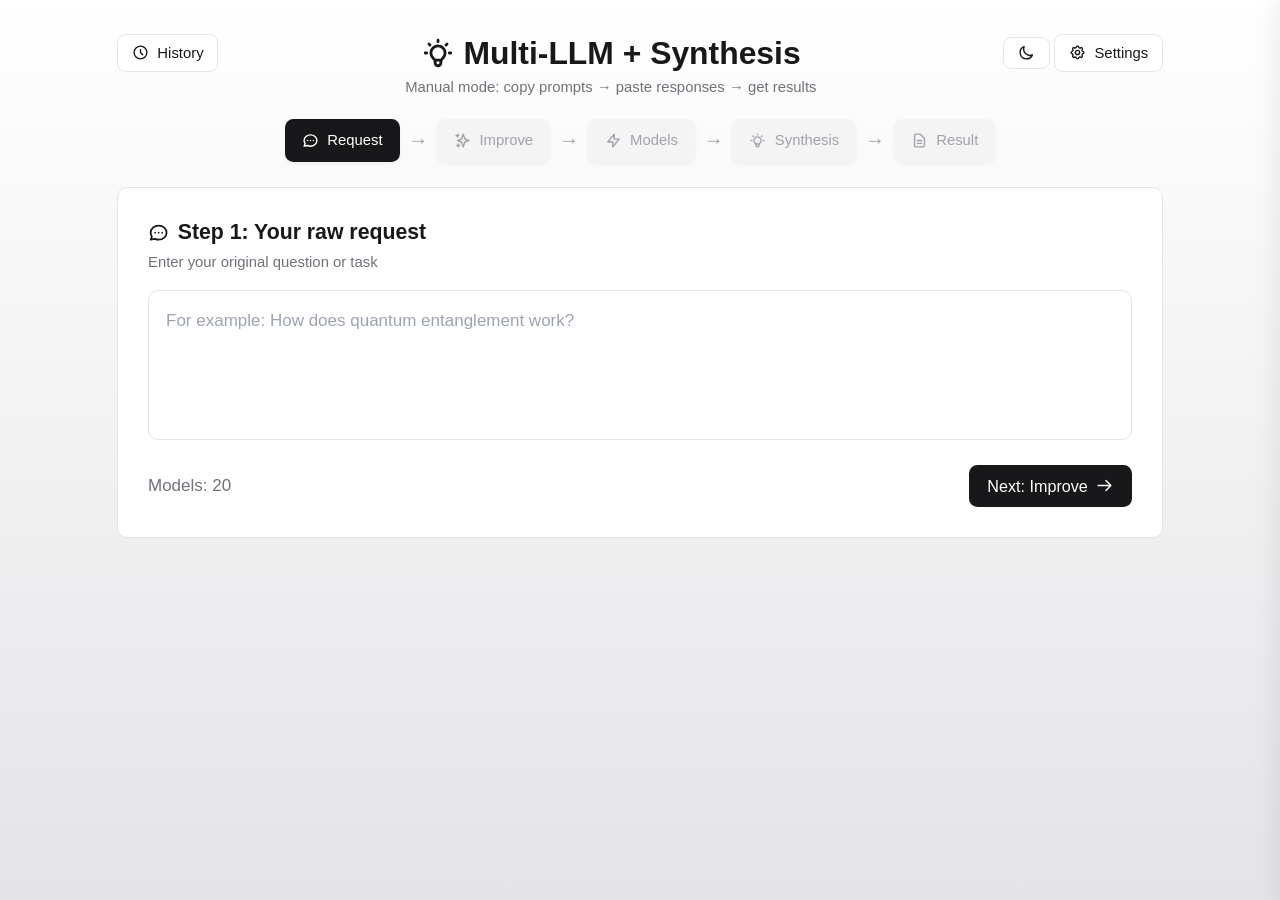
<file: firefox-extension/index.html>
<!DOCTYPE html><html lang="en"><head>
    <meta charset="UTF-8">
    <meta name="viewport" content="width=device-width, initial-scale=1.0">
    <title>Multi-LLM + Synthesis</title>
    <script src="lib/tailwindcss.js"></script>
    <script src="lib/marked.min.js"></script>
    
<link rel="stylesheet" href="css/styles.css"></head>
<body style="background: linear-gradient(to bottom, var(--bg-gradient-from), var(--bg-gradient-to)); min-height: 100vh;">
    <!-- Auto-save indicator -->
    <div id="autosaveIndicator" class="autosave-indicator">
        <div class="autosave-dot"></div>
        <span id="autosaveText">Saved</span>
    </div>
    <div class="max-w-5xl mx-auto px-5 py-8">
        <!-- Header -->
        <div class="header-wrap flex mb-5">
            <div class="header-btn-group">
                <button id="ext-el-1" class="btn btn-outline btn-sm" title="Request History">
                    <svg class="w-4 h-4" fill="none" stroke="currentColor" viewBox="0 0 24 24"><path stroke-linecap="round" stroke-linejoin="round" stroke-width="2" d="M12 8v4l3 3m6-3a9 9 0 11-18 0 9 9 0 0118 0z"></path></svg>
                    <span class="hidden sm:inline">History</span>
                </button>
            </div>
            <div class="header-title flex-1 text-center px-2">
                <div class="flex items-center justify-center gap-2 mb-1">
                    <svg class="w-6 h-6 sm:w-8 sm:h-8 text-zinc-900" fill="none" stroke="currentColor" viewBox="0 0 24 24">
                        <path stroke-linecap="round" stroke-linejoin="round" stroke-width="2" d="M9.663 17h4.673M12 3v1m6.364 1.636l-.707.707M21 12h-1M4 12H3m3.343-5.657l-.707-.707m2.828 9.9a5 5 0 117.072 0l-.548.547A3.374 3.374 0 0014 18.469V19a2 2 0 11-4 0v-.531c0-.895-.356-1.754-.988-2.386l-.548-.547z"></path>
                    </svg>
                    <h1 class="text-2xl sm:text-3xl font-bold">Multi-LLM + Synthesis</h1>
                </div>
                <p class="text-zinc-500 text-sm hidden sm:block">Manual mode: copy prompts → paste responses → get results</p>
            </div>
            <div class="header-btn-group">
                <button class="btn btn-outline btn-sm" id="themeToggle" title="Toggle theme">
                    <svg id="themeIconLight" class="w-4 h-4" fill="none" stroke="currentColor" viewBox="0 0 24 24"><path stroke-linecap="round" stroke-linejoin="round" stroke-width="2" d="M20.354 15.354A9 9 0 018.646 3.646 9.003 9.003 0 0012 21a9.003 9.003 0 008.354-5.646z"></path></svg>
                    <svg id="themeIconDark" class="w-4 h-4 hidden" fill="none" stroke="currentColor" viewBox="0 0 24 24"><path stroke-linecap="round" stroke-linejoin="round" stroke-width="2" d="M12 3v1m0 16v1m9-9h-1M4 12H3m15.364 6.364l-.707-.707M6.343 6.343l-.707-.707m12.728 0l-.707.707M6.343 17.657l-.707.707M16 12a4 4 0 11-8 0 4 4 0 018 0z"></path></svg>
                </button>
                <button id="ext-el-2" class="btn btn-outline btn-sm" title="Settings">
                    <svg class="w-4 h-4" fill="none" stroke="currentColor" viewBox="0 0 24 24"><path stroke-linecap="round" stroke-linejoin="round" stroke-width="2" d="M10.325 4.317c.426-1.756 2.924-1.756 3.35 0a1.724 1.724 0 002.573 1.066c1.543-.94 3.31.826 2.37 2.37a1.724 1.724 0 001.065 2.572c1.756.426 1.756 2.924 0 3.35a1.724 1.724 0 00-1.066 2.573c.94 1.543-.826 3.31-2.37 2.37a1.724 1.724 0 00-2.572 1.065c-.426 1.756-2.924 1.756-3.35 0a1.724 1.724 0 00-2.573-1.066c-1.543.94-3.31-.826-2.37-2.37a1.724 1.724 0 00-1.065-2.572c-1.756-.426-1.756-2.924 0-3.35a1.724 1.724 0 001.066-2.573c-.94-1.543.826-3.31 2.37-2.37.996.608 2.296.07 2.572-1.065z"></path><path stroke-linecap="round" stroke-linejoin="round" stroke-width="2" d="M15 12a3 3 0 11-6 0 3 3 0 016 0z"></path></svg>
                    <span class="hidden sm:inline">Settings</span>
                </button>
            </div>
        </div>

        <!-- Step Navigation -->
        <div class="step-nav-wrap flex items-center justify-center gap-2 mb-6">
            <button id="ext-el-3" class="step-btn active px-4 py-2.5 rounded-lg text-sm flex items-center gap-2">
                <svg class="w-4 h-4" fill="none" stroke="currentColor" viewBox="0 0 24 24"><path stroke-linecap="round" stroke-linejoin="round" stroke-width="2" d="M8 12h.01M12 12h.01M16 12h.01M21 12c0 4.418-4.03 8-9 8a9.863 9.863 0 01-4.255-.949L3 20l1.395-3.72C3.512 15.042 3 13.574 3 12c0-4.418 4.03-8 9-8s9 3.582 9 8z"></path></svg>
                <span>Request</span>
            </button>
            <span class="arrow step-nav-arrows">→</span>
            <button id="ext-el-4" class="step-btn px-4 py-2.5 rounded-lg text-sm flex items-center gap-2">
                <svg class="w-4 h-4" fill="none" stroke="currentColor" viewBox="0 0 24 24"><path stroke-linecap="round" stroke-linejoin="round" stroke-width="2" d="M5 3v4M3 5h4M6 17v4m-2-2h4m5-16l2.286 6.857L21 12l-5.714 2.143L13 21l-2.286-6.857L5 12l5.714-2.143L13 3z"></path></svg>
                <span>Improve</span>
            </button>
            <span class="arrow step-nav-arrows">→</span>
            <button id="ext-el-5" class="step-btn px-4 py-2.5 rounded-lg text-sm flex items-center gap-2">
                <svg class="w-4 h-4" fill="none" stroke="currentColor" viewBox="0 0 24 24"><path stroke-linecap="round" stroke-linejoin="round" stroke-width="2" d="M13 10V3L4 14h7v7l9-11h-7z"></path></svg>
                <span>Models</span>
            </button>
            <span class="arrow step-nav-arrows">→</span>
            <button id="ext-el-6" class="step-btn px-4 py-2.5 rounded-lg text-sm flex items-center gap-2">
                <svg class="w-4 h-4" fill="none" stroke="currentColor" viewBox="0 0 24 24"><path stroke-linecap="round" stroke-linejoin="round" stroke-width="2" d="M9.663 17h4.673M12 3v1m6.364 1.636l-.707.707M21 12h-1M4 12H3m3.343-5.657l-.707-.707m2.828 9.9a5 5 0 117.072 0l-.548.547A3.374 3.374 0 0014 18.469V19a2 2 0 11-4 0v-.531c0-.895-.356-1.754-.988-2.386l-.548-.547z"></path></svg>
                <span>Synthesis</span>
            </button>
            <span class="arrow step-nav-arrows">→</span>
            <button id="ext-el-7" class="step-btn px-4 py-2.5 rounded-lg text-sm flex items-center gap-2">
                <svg class="w-4 h-4" fill="none" stroke="currentColor" viewBox="0 0 24 24"><path stroke-linecap="round" stroke-linejoin="round" stroke-width="2" d="M9 12h6m-6 4h6m2 5H7a2 2 0 01-2-2V5a2 2 0 012-2h5.586a1 1 0 01.707.293l5.414 5.414a1 1 0 01.293.707V19a2 2 0 01-2 2z"></path></svg>
                <span>Result</span>
            </button>
        </div>

        <!-- Step 1: Raw Prompt -->
        <div id="step-1" class="step-content active">
            <!-- In-thread chat history (shown when continuing) -->
            <div id="chatHistoryWrap" class="chat-history-wrap hidden">
                <div class="chat-history-head">
                    <div class="flex items-center gap-2">
                        <svg class="w-4 h-4 text-zinc-500" fill="none" stroke="currentColor" viewBox="0 0 24 24"><path stroke-linecap="round" stroke-linejoin="round" stroke-width="2" d="M8 12h.01M12 12h.01M16 12h.01M21 12c0 4.418-4.03 8-9 8a9.863 9.863 0 01-4.255-.949L3 20l1.395-3.72C3.512 15.042 3 13.574 3 12c0-4.418 4.03-8 9-8s9 3.582 9 8z"></path></svg>
                        <span class="font-medium text-sm text-zinc-700" id="chatHistoryTitle">Chat History</span>
                    </div>
                    <div class="flex items-center gap-2">
                        <button id="ext-el-8" class="btn btn-outline btn-sm text-xs" title="Open in large window">
                            <svg class="w-3.5 h-3.5" fill="none" stroke="currentColor" viewBox="0 0 24 24"><path stroke-linecap="round" stroke-linejoin="round" stroke-width="2" d="M4 8V4m0 0h4M4 4l5 5m11-1V4m0 0h-4m4 0l-5 5M4 16v4m0 0h4m-4 0l5-5m11 5l-5-5m5 5v-4m0 4h-4"></path></svg>
                            Expand
                        </button>
                        <button id="ext-el-9" class="btn btn-outline btn-sm text-xs">
                            <svg class="w-3.5 h-3.5" fill="none" stroke="currentColor" viewBox="0 0 24 24"><path stroke-linecap="round" stroke-linejoin="round" stroke-width="2" d="M12 4v16m8-8H4"></path></svg>
                            New Chat
                        </button>
                    </div>
                </div>
                <div class="chat-history-body" id="chatHistoryBody"></div>
            </div>
            <div class="card">
                <h2 class="text-xl font-semibold mb-1 flex items-center gap-2">
                    <svg class="w-5 h-5" fill="none" stroke="currentColor" viewBox="0 0 24 24"><path stroke-linecap="round" stroke-linejoin="round" stroke-width="2" d="M8 12h.01M12 12h.01M16 12h.01M21 12c0 4.418-4.03 8-9 8a9.863 9.863 0 01-4.255-.949L3 20l1.395-3.72C3.512 15.042 3 13.574 3 12c0-4.418 4.03-8 9-8s9 3.582 9 8z"></path></svg>
                    <span id="step1Title">Step 1: Your Raw Request</span>
                </h2>
                <p class="text-zinc-500 text-sm mb-4" id="step1Hint">Enter your original question or task</p>
                <textarea id="rawPrompt" class="textarea" placeholder="For example: How does quantum entanglement work?"></textarea>
                <div class="step-actions flex justify-between items-center mt-4">
                    <span id="modelsCount" class="text-base text-zinc-500"></span>
                    <button id="ext-el-10" class="btn btn-primary">
                        Next: Improve
                        <svg class="w-4 h-4" fill="none" stroke="currentColor" viewBox="0 0 24 24"><path stroke-linecap="round" stroke-linejoin="round" stroke-width="2" d="M14 5l7 7m0 0l-7 7m7-7H3"></path></svg>
                    </button>
                </div>
            </div>
        </div>

        <!-- Step 2: Improve Prompt -->
        <div id="step-2" class="step-content">
            <div class="card card-primary">
                <div class="card-top flex items-start justify-between mb-3 gap-2 flex-wrap">
                    <div>
                        <h2 class="text-xl font-semibold flex items-center gap-2">
                            <svg class="w-5 h-5" fill="none" stroke="currentColor" viewBox="0 0 24 24"><path stroke-linecap="round" stroke-linejoin="round" stroke-width="2" d="M8 16H6a2 2 0 01-2-2V6a2 2 0 012-2h8a2 2 0 012 2v2m-6 12h8a2 2 0 002-2v-8a2 2 0 00-2-2h-8a2 2 0 00-2 2v8a2 2 0 002 2z"></path></svg>
                            System Prompt for Improvement
                        </h2>
                        <p class="text-zinc-500 text-base">1. Copy this system prompt</p>
                    </div>
                    <button id="copy-enhancer-sys" class="btn btn-copy btn-icon" data-icon-size="w-4 h-4" title="Copy system prompt" aria-label="Copy system prompt">
                        <svg class="w-4 h-4" fill="none" stroke="currentColor" viewBox="0 0 24 24"><path stroke-linecap="round" stroke-linejoin="round" stroke-width="2" d="M8 16H6a2 2 0 01-2-2V6a2 2 0 012-2h8a2 2 0 012 2v2m-6 12h8a2 2 0 002-2v-8a2 2 0 00-2-2h-8a2 2 0 00-2 2v8a2 2 0 002 2z"></path></svg>
                    </button>
                </div>
                <div class="code-block scrollable" id="enhancerSystemDisplay"></div>
            </div>

            <div class="card">
                <div class="card-top flex items-start justify-between mb-3 gap-2 flex-wrap">
                    <div>
                        <h2 class="text-xl font-semibold">Prompt to Send</h2>
                        <p class="text-zinc-500 text-base">2. Copy and send with the system prompt</p>
                    </div>
                    <button id="copy-enhancer-user" class="btn btn-copy btn-icon" data-icon-size="w-4 h-4" title="Copy prompt for improvement" aria-label="Copy prompt for improvement">
                        <svg class="w-4 h-4" fill="none" stroke="currentColor" viewBox="0 0 24 24"><path stroke-linecap="round" stroke-linejoin="round" stroke-width="2" d="M8 16H6a2 2 0 01-2-2V6a2 2 0 012-2h8a2 2 0 012 2v2m-6 12h8a2 2 0 002-2v-8a2 2 0 00-2-2h-8a2 2 0 00-2 2v8a2 2 0 002 2z"></path></svg>
                    </button>
                </div>
                <div class="code-block" id="enhancerUserPrompt"></div>
            </div>

            <!-- LM Studio button for prompt improvement -->
            <div id="lms-enhancer-panel" class="card hidden" style="border-color: rgba(99,102,241,0.35); background: rgba(99,102,241,0.04);">
                <div class="flex items-center justify-between flex-wrap gap-3">
                    <div class="flex items-center gap-2">
                        <svg class="w-5 h-5" viewBox="0 0 24 24" fill="none" stroke="currentColor" style="color:#6366f1;"><path stroke-linecap="round" stroke-linejoin="round" stroke-width="2" d="M9.663 17h4.673M12 3v1m6.364 1.636l-.707.707M21 12h-1M4 12H3m3.343-5.657l-.707-.707m2.828 9.9a5 5 0 117.072 0l-.548.547A3.374 3.374 0 0014 18.469V19a2 2 0 11-4 0v-.531c0-.895-.356-1.754-.988-2.386l-.548-.547z"></path></svg>
                        <div>
                            <span class="text-sm font-medium" style="color:#6366f1;">Send to Provider</span>
                            <div class="text-xs text-zinc-500 mt-0.5" id="lms-enhancer-model-hint"><span id="lms-enhancer-provider-label">Local AI</span> · <span id="lms-enhancer-model-name">—</span></div>
                        </div>
                    </div>
                    <button id="lms-send-enhancer-btn" class="btn btn-ai btn-sm">
                        <svg class="w-4 h-4" fill="none" stroke="currentColor" viewBox="0 0 24 24"><path stroke-linecap="round" stroke-linejoin="round" stroke-width="2" d="M13 10V3L4 14h7v7l9-11h-7z"></path></svg>
                        Send to AI
                    </button>
                </div>
                <div id="lms-enhancer-status" class="mt-2 text-xs hidden"></div>
            </div>

            <!-- Hugging Face button for prompt improvement -->
            <div id="hf-enhancer-panel" class="card hidden" style="border-color: rgba(250,204,21,0.35); background: rgba(250,204,21,0.04);">
                <div class="flex items-center justify-between flex-wrap gap-3">
                    <div class="flex items-center gap-2">
                        <span class="text-lg">🤗</span>
                        <div>
                            <span class="text-sm font-medium" style="color:#eab308;">Send to Hugging Face</span>
                            <div class="text-xs text-zinc-500 mt-0.5" id="hf-enhancer-model-hint">Inference API · <span id="hf-enhancer-model-name">—</span></div>
                        </div>
                    </div>
                    <button id="hf-send-enhancer-btn" class="btn btn-ai btn-sm" style="background: linear-gradient(135deg, #eab308 0%, #f59e0b 100%);">
                        <svg class="w-4 h-4" fill="none" stroke="currentColor" viewBox="0 0 24 24"><path stroke-linecap="round" stroke-linejoin="round" stroke-width="2" d="M13 10V3L4 14h7v7l9-11h-7z"></path></svg>
                        Send to HF
                    </button>
                </div>
                <div id="hf-enhancer-status" class="mt-2 text-xs hidden"></div>
            </div>

            <div class="card">
                <h2 class="text-xl font-semibold mb-1 flex items-center gap-2">
                    <svg class="w-5 h-5 text-blue-500" fill="none" stroke="currentColor" viewBox="0 0 24 24"><path stroke-linecap="round" stroke-linejoin="round" stroke-width="2" d="M5 3v4M3 5h4M6 17v4m-2-2h4m5-16l2.286 6.857L21 12l-5.714 2.143L13 21l-2.286-6.857L5 12l5.714-2.143L13 3z"></path></svg>
                    3. Paste the improved prompt
                    <span id="lms-enhancer-filled-badge" class="ai-result-badge hidden">
                        <svg class="w-3 h-3" fill="none" stroke="currentColor" viewBox="0 0 24 24"><path stroke-linecap="round" stroke-linejoin="round" stroke-width="2" d="M9.663 17h4.673M12 3v1m6.364 1.636l-.707.707M21 12h-1M4 12H3m3.343-5.657l-.707-.707m2.828 9.9a5 5 0 117.072 0l-.548.547A3.374 3.374 0 0014 18.469V19a2 2 0 11-4 0v-.531c0-.895-.356-1.754-.988-2.386l-.548-.547z"></path></svg>
                        Filled by AI
                    </span>
                </h2>
                <p class="text-zinc-500 text-sm mb-4">Paste the AI response here (improved prompt)</p>
                <textarea id="improvedPrompt" class="textarea" placeholder="Paste the improved prompt here..."></textarea>
                <div class="step-actions flex justify-between mt-4">
                    <button id="ext-el-11" class="btn btn-outline">Back</button>
                    <button id="ext-el-12" class="btn btn-primary">
                        Next: Models
                        <svg class="w-4 h-4" fill="none" stroke="currentColor" viewBox="0 0 24 24"><path stroke-linecap="round" stroke-linejoin="round" stroke-width="2" d="M14 5l7 7m0 0l-7 7m7-7H3"></path></svg>
                    </button>
                </div>
            </div>
        </div>

        <!-- Step 3: Model Answers -->
        <div id="step-3" class="step-content">
            <div class="card card-primary">
                <div class="card-top flex items-start justify-between mb-3 gap-2 flex-wrap">
                    <div>
                        <h2 class="text-xl font-semibold">Improved Prompt for Models</h2>
                        <p class="text-zinc-500 text-base">Send this prompt to each model below</p>
                    </div>
                    <button id="copy-improved" class="btn btn-copy btn-icon" data-icon-size="w-4 h-4" title="Copy improved prompt" aria-label="Copy improved prompt">
                        <svg class="w-4 h-4" fill="none" stroke="currentColor" viewBox="0 0 24 24"><path stroke-linecap="round" stroke-linejoin="round" stroke-width="2" d="M8 16H6a2 2 0 01-2-2V6a2 2 0 012-2h8a2 2 0 012 2v2m-6 12h8a2 2 0 002-2v-8a2 2 0 00-2-2h-8a2 2 0 00-2 2v8a2 2 0 002 2z"></path></svg>
                    </button>
                </div>
                <div class="code-block scrollable" id="improvedPromptDisplay"></div>
            </div>

            <!-- Dynamic Model Cards Container -->
            <div id="modelCardsContainer"></div>

            <div class="step-actions flex justify-between mt-4">
                <button id="ext-el-13" class="btn btn-outline">Back</button>
                <button id="ext-el-14" class="btn btn-primary">
                    Next: Synthesis
                    <svg class="w-4 h-4" fill="none" stroke="currentColor" viewBox="0 0 24 24"><path stroke-linecap="round" stroke-linejoin="round" stroke-width="2" d="M14 5l7 7m0 0l-7 7m7-7H3"></path></svg>
                </button>
            </div>
        </div>

        <!-- Step 4: Synthesis -->
        <div id="step-4" class="step-content">
            <div class="card card-primary">
                <div class="card-top flex items-start justify-between mb-3 gap-2 flex-wrap">
                    <div>
                        <h2 class="text-xl font-semibold flex items-center gap-2">
                            <svg class="w-5 h-5" fill="none" stroke="currentColor" viewBox="0 0 24 24"><path stroke-linecap="round" stroke-linejoin="round" stroke-width="2" d="M8 16H6a2 2 0 01-2-2V6a2 2 0 012-2h8a2 2 0 012 2v2m-6 12h8a2 2 0 002-2v-8a2 2 0 00-2-2h-8a2 2 0 00-2 2v8a2 2 0 002 2z"></path></svg>
                            System Prompt for Aggregation
                        </h2>
                        <p class="text-zinc-500 text-base">1. Copy this system prompt</p>
                    </div>
                    <button id="copy-aggregator-sys" class="btn btn-copy btn-icon" data-icon-size="w-4 h-4" title="Copy aggregation system prompt" aria-label="Copy aggregation system prompt">
                        <svg class="w-4 h-4" fill="none" stroke="currentColor" viewBox="0 0 24 24"><path stroke-linecap="round" stroke-linejoin="round" stroke-width="2" d="M8 16H6a2 2 0 01-2-2V6a2 2 0 012-2h8a2 2 0 012 2v2m-6 12h8a2 2 0 002-2v-8a2 2 0 00-2-2h-8a2 2 0 00-2 2v8a2 2 0 002 2z"></path></svg>
                    </button>
                </div>
                <div class="code-block scrollable" id="aggregatorSystemDisplay"></div>
            </div>

            <div class="card">
                <div class="card-top flex items-start justify-between mb-3 gap-2 flex-wrap">
                    <div>
                        <h2 class="text-xl font-semibold">Prompt with Model Answers</h2>
                        <p class="text-zinc-500 text-base">2. Copy and send with the system prompt</p>
                    </div>
                    <button id="copy-aggregator-user" class="btn btn-copy btn-icon" data-icon-size="w-4 h-4" title="Copy aggregation prompt" aria-label="Copy aggregation prompt">
                        <svg class="w-4 h-4" fill="none" stroke="currentColor" viewBox="0 0 24 24"><path stroke-linecap="round" stroke-linejoin="round" stroke-width="2" d="M8 16H6a2 2 0 01-2-2V6a2 2 0 012-2h8a2 2 0 012 2v2m-6 12h8a2 2 0 002-2v-8a2 2 0 00-2-2h-8a2 2 0 00-2 2v8a2 2 0 002 2z"></path></svg>
                    </button>
                </div>
                <div class="code-block" id="aggregatorPromptDisplay"></div>
            </div>

            <div class="card">
                <h2 class="text-xl font-semibold mb-1 flex items-center gap-2">
                    <svg class="w-5 h-5 text-blue-500" fill="none" stroke="currentColor" viewBox="0 0 24 24"><path stroke-linecap="round" stroke-linejoin="round" stroke-width="2" d="M9.663 17h4.673M12 3v1m6.364 1.636l-.707.707M21 12h-1M4 12H3m3.343-5.657l-.707-.707m2.828 9.9a5 5 0 117.072 0l-.548.547A3.374 3.374 0 0014 18.469V19a2 2 0 11-4 0v-.531c0-.895-.356-1.754-.988-2.386l-.548-.547z"></path></svg>
                    3. Paste the synthesized response
                    <span id="lms-aggregator-filled-badge" class="ai-result-badge hidden">
                        <svg class="w-3 h-3" fill="none" stroke="currentColor" viewBox="0 0 24 24"><path stroke-linecap="round" stroke-linejoin="round" stroke-width="2" d="M9.663 17h4.673M12 3v1m6.364 1.636l-.707.707M21 12h-1M4 12H3m3.343-5.657l-.707-.707m2.828 9.9a5 5 0 117.072 0l-.548.547A3.374 3.374 0 0014 18.469V19a2 2 0 11-4 0v-.531c0-.895-.356-1.754-.988-2.386l-.548-.547z"></path></svg>
                        Filled by AI
                    </span>
                </h2>
                <p class="text-zinc-500 text-sm mb-4">Paste the final aggregated answer here</p>

                <!-- LM Studio button for synthesis -->
                <div id="lms-aggregator-panel" class="mb-4 p-3 rounded-lg hidden" style="border: 1px solid rgba(99,102,241,0.35); background: rgba(99,102,241,0.04);">
                    <div class="flex items-center justify-between flex-wrap gap-3">
                        <div class="flex items-center gap-2">
                            <svg class="w-5 h-5" viewBox="0 0 24 24" fill="none" stroke="currentColor" style="color:#6366f1;"><path stroke-linecap="round" stroke-linejoin="round" stroke-width="2" d="M9.663 17h4.673M12 3v1m6.364 1.636l-.707.707M21 12h-1M4 12H3m3.343-5.657l-.707-.707m2.828 9.9a5 5 0 117.072 0l-.548.547A3.374 3.374 0 0014 18.469V19a2 2 0 11-4 0v-.531c0-.895-.356-1.754-.988-2.386l-.548-.547z"></path></svg>
                            <div>
                                <span class="text-sm font-medium" style="color:#6366f1;">Send to Provider</span>
                                <div class="text-xs text-zinc-500 mt-0.5"><span id="lms-aggregator-provider-label">Local AI</span> · <span id="lms-aggregator-model-name">—</span></div>
                            </div>
                        </div>
                        <button id="lms-send-aggregator-btn" class="btn btn-ai btn-sm">
                            <svg class="w-4 h-4" fill="none" stroke="currentColor" viewBox="0 0 24 24"><path stroke-linecap="round" stroke-linejoin="round" stroke-width="2" d="M13 10V3L4 14h7v7l9-11h-7z"></path></svg>
                            Send to AI
                        </button>
                    </div>
                    <div id="lms-aggregator-status" class="mt-2 text-xs hidden"></div>
                </div>

                <!-- Hugging Face button for synthesis -->
                <div id="hf-aggregator-panel" class="mb-4 p-3 rounded-lg hidden" style="border: 1px solid rgba(250,204,21,0.35); background: rgba(250,204,21,0.04);">
                    <div class="flex items-center justify-between flex-wrap gap-3">
                        <div class="flex items-center gap-2">
                            <span class="text-lg">🤗</span>
                            <div>
                                <span class="text-sm font-medium" style="color:#eab308;">Send to Hugging Face</span>
                                <div class="text-xs text-zinc-500 mt-0.5">Inference API · <span id="hf-aggregator-model-name">—</span></div>
                            </div>
                        </div>
                        <button id="hf-send-aggregator-btn" class="btn btn-ai btn-sm" style="background: linear-gradient(135deg, #eab308 0%, #f59e0b 100%);">
                            <svg class="w-4 h-4" fill="none" stroke="currentColor" viewBox="0 0 24 24"><path stroke-linecap="round" stroke-linejoin="round" stroke-width="2" d="M13 10V3L4 14h7v7l9-11h-7z"></path></svg>
                            Send to HF
                        </button>
                    </div>
                    <div id="hf-aggregator-status" class="mt-2 text-xs hidden"></div>
                </div>

                <textarea id="finalAnswer" class="textarea" style="min-height: 180px;" placeholder="Paste synthesized answer..."></textarea>
                <div class="step-actions flex justify-between mt-4">
                    <button id="ext-el-15" class="btn btn-outline">Back</button>
                    <button id="ext-el-16" class="btn btn-primary">
                        Next: Result
                        <svg class="w-4 h-4" fill="none" stroke="currentColor" viewBox="0 0 24 24"><path stroke-linecap="round" stroke-linejoin="round" stroke-width="2" d="M14 5l7 7m0 0l-7 7m7-7H3"></path></svg>
                    </button>
                </div>
            </div>
        </div>

        <!-- Step 5: Result -->
        <div id="step-5" class="step-content">
            <!-- Tabs -->
            <div class="result-tabs-bar flex border-b border-zinc-200 mb-4 overflow-x-auto">
                <button id="ext-el-17" class="tab-btn px-5 py-3 text-base font-medium border-b-2 border-zinc-900 text-zinc-900">Final Answer</button>
                <button id="ext-el-18" class="tab-btn px-5 py-3 text-base font-medium border-b-2 border-transparent text-zinc-500 hover:text-zinc-900">Comparison</button>
                <button id="ext-el-19" class="tab-btn px-5 py-3 text-base font-medium border-b-2 border-transparent text-zinc-500 hover:text-zinc-900">JSON</button>
            </div>

            <!-- Final Answer Tab -->
            <div id="result-final" class="result-tab">
                <div class="card card-primary">
                    <div class="card-top flex items-center justify-between mb-3 gap-2 flex-wrap">
                        <h2 class="text-xl font-semibold flex items-center gap-2">
                            <svg class="w-5 h-5" fill="none" stroke="currentColor" viewBox="0 0 24 24"><path stroke-linecap="round" stroke-linejoin="round" stroke-width="2" d="M9.663 17h4.673M12 3v1m6.364 1.636l-.707.707M21 12h-1M4 12H3m3.343-5.657l-.707-.707m2.828 9.9a5 5 0 117.072 0l-.548.547A3.374 3.374 0 0014 18.469V19a2 2 0 11-4 0v-.531c0-.895-.356-1.754-.988-2.386l-.548-.547z"></path></svg>
                            Synthesized Answer
                        </h2>
                        <div class="flex gap-2">
                            <button id="copy-final" class="btn btn-copy btn-icon" data-icon-size="w-4 h-4" title="Copy final answer" aria-label="Copy final answer">
                                <svg class="w-4 h-4" fill="none" stroke="currentColor" viewBox="0 0 24 24"><path stroke-linecap="round" stroke-linejoin="round" stroke-width="2" d="M8 16H6a2 2 0 01-2-2V6a2 2 0 012-2h8a2 2 0 012 2v2m-6 12h8a2 2 0 002-2v-8a2 2 0 00-2-2h-8a2 2 0 00-2 2v8a2 2 0 002 2z"></path></svg>
                            </button>
                        </div>
                    </div>
                    <div id="finalAnswerDisplay"></div>
                </div>
            </div>

            <!-- Comparison Tab -->
            <div id="result-comparison" class="result-tab hidden">
                <div class="card">
                    <div class="card-top flex items-center justify-between mb-3 gap-2 flex-wrap">
                        <h2 class="text-xl font-semibold">Model Answers Comparison</h2>
                        <div class="flex items-center gap-2">
                            <span class="text-sm text-zinc-500">Average rating: <strong id="avgRatingDisplay">0</strong>/5</span>
                        </div>
                    </div>
                    <div class="comparison-grid" id="comparisonGrid"></div>
                </div>
            </div>

            <!-- JSON Tab -->
            <div id="result-json" class="result-tab hidden">
                <div class="card">
                    <div class="card-top flex items-center justify-between mb-3 gap-2 flex-wrap">
                        <h2 class="text-xl font-semibold">Result JSON</h2>
                        <div class="flex gap-2">
                            <button id="copy-json" class="btn btn-copy btn-icon" data-icon-size="w-4 h-4" title="Copy JSON" aria-label="Copy JSON">
                                <svg class="w-4 h-4" fill="none" stroke="currentColor" viewBox="0 0 24 24"><path stroke-linecap="round" stroke-linejoin="round" stroke-width="2" d="M8 16H6a2 2 0 01-2-2V6a2 2 0 012-2h8a2 2 0 012 2v2m-6 12h8a2 2 0 002-2v-8a2 2 0 00-2-2h-8a2 2 0 00-2 2v8a2 2 0 002 2z"></path></svg>
                            </button>
                        </div>
                    </div>
                    <pre class="code-block scrollable" id="resultJSONDisplay" style="max-height: 400px;"></pre>
                </div>
            </div>

            <div class="step-actions flex justify-between mt-4">
                <button id="ext-el-20" class="btn btn-outline">Back</button>
                <div class="flex gap-2">
                    <button id="ext-el-21" class="btn btn-outline">
                        <svg class="w-4 h-4" fill="none" stroke="currentColor" viewBox="0 0 24 24"><path stroke-linecap="round" stroke-linejoin="round" stroke-width="2" d="M8 12h.01M12 12h.01M16 12h.01M21 12c0 4.418-4.03 8-9 8a9.863 9.863 0 01-4.255-.949L3 20l1.395-3.72C3.512 15.042 3 13.574 3 12c0-4.418 4.03-8 9-8s9 3.582 9 8z"></path></svg>
                        Continue Chat
                    </button>
                    <button id="ext-el-22" class="btn btn-primary">
                        <svg class="w-4 h-4" fill="none" stroke="currentColor" viewBox="0 0 24 24"><path stroke-linecap="round" stroke-linejoin="round" stroke-width="2" d="M12 4v16m8-8H4"></path></svg>
                        New Request
                    </button>
                </div>
            </div>
        </div>
    </div>

    <!-- Settings Modal -->
    <div id="settingsModal" class="modal-overlay hidden">
        <div class="modal">
            <div class="modal-header">
                <h2 class="text-xl font-semibold">Settings</h2>
                <button id="ext-el-23" class="text-zinc-400 hover:text-zinc-600">
                    <svg class="w-5 h-5" fill="none" stroke="currentColor" viewBox="0 0 24 24"><path stroke-linecap="round" stroke-linejoin="round" stroke-width="2" d="M6 18L18 6M6 6l12 12"></path></svg>
                </button>
            </div>

            <!-- Settings Tabs -->
            <div class="flex border-b border-zinc-200 px-6 pt-4 overflow-x-auto" style="scrollbar-width:none;">
                <button id="ext-el-24" class="settings-tab active">General</button>
                <button id="ext-el-25" class="settings-tab">Models</button>
                <button id="ext-el-26" class="settings-tab">Prompts</button>
                <button id="ext-el-27" class="settings-tab">Templates</button>
                <button id="ext-el-28" class="settings-tab">Providers</button>
                <button class="settings-tab" id="settings-tab-logs">Logs<span id="log-error-badge" class="log-count-badge hidden">0</span></button>
            </div>

            <!-- General Tab -->
            <div id="settings-general" class="tab-pane active">
                <div class="modal-body space-y-6">
                    <div class="card" style="margin:0; padding:1.25rem;">
                        <label for="taskProfileSelect" class="block text-sm font-medium mb-2">Task Profile</label>
                        <select id="taskProfileSelect" class="input"></select>
                        <p class="text-xs text-zinc-500 mt-2">The profile changes system prompts for improvement and synthesis. If you manually modify the prompts, the profile will automatically become `Custom`.</p>
                        <div class="mt-3 rounded-lg border border-zinc-200 bg-zinc-50 px-3 py-3">
                            <div class="text-xs uppercase tracking-wide text-zinc-500 mb-1">Active Profile</div>
                            <div id="taskProfileName" class="text-sm font-medium text-zinc-900">Universal</div>
                            <p id="taskProfileDescription" class="text-xs text-zinc-500 mt-1">Balanced mode for most tasks.</p>
                        </div>
                    </div>
                    <div class="card" style="margin:0; padding:1.25rem;">
                        <label class="flex items-start gap-3 cursor-pointer">
                            <input type="checkbox" id="notificationsEnabledToggle" class="mt-1">
                            <div>
                                <div class="text-sm font-medium">System Notifications</div>
                                <p class="text-xs text-zinc-500 mt-1">Show autosave indicator and non-blocking warnings.</p>
                            </div>
                        </label>
                    </div>
                    <div class="card" style="margin:0; padding:1.25rem;">
                        <label class="flex items-start gap-3 cursor-pointer">
                            <input type="checkbox" id="useRatingsInSynthesisToggle" class="mt-1">
                            <div>
                                <div class="text-sm font-medium">Use Ratings in Synthesis</div>
                                <p class="text-xs text-zinc-500 mt-1">Pass user ratings to the aggregation prompt as a soft preference signal. If no rating is given, it's treated as neutral, not a negative.</p>
                            </div>
                        </label>
                    </div>
                </div>
            </div>

            <!-- Models Tab -->
            <div id="settings-models" class="tab-pane">
                <div class="modal-body">
                    <div class="flex flex-wrap items-center justify-between gap-2 mb-3">
                        <span class="text-sm text-zinc-500 whitespace-nowrap" id="modelsListCount"></span>
                        <div class="flex gap-2 flex-wrap">
                            <button id="ext-el-29" class="btn btn-outline btn-sm" title="Restore defaults">
                                <svg class="w-4 h-4" fill="none" stroke="currentColor" viewBox="0 0 24 24"><path stroke-linecap="round" stroke-linejoin="round" stroke-width="2" d="M4 4v5h.582m15.356 2A8.001 8.001 0 004.582 9m0 0H9m11 11v-5h-.581m0 0a8.003 8.003 0 01-15.357-2m15.357 2H15"></path></svg>
                                Restore Defaults
                            </button>
                            <button class="btn btn-danger btn-sm" title="Delete selected" id="deleteSelectedBtn" disabled="">
                                <svg class="w-4 h-4" fill="none" stroke="currentColor" viewBox="0 0 24 24"><path stroke-linecap="round" stroke-linejoin="round" stroke-width="2" d="M19 7l-.867 12.142A2 2 0 0116.138 21H7.862a2 2 0 01-1.995-1.858L5 7m5 4v6m4-6v6m1-10V4a1 1 0 00-1-1h-4a1 1 0 00-1 1v3M4 7h16"></path></svg>
                                Delete Selected
                            </button>
                            <button id="ext-el-30" class="btn btn-danger btn-sm" title="Delete all">
                                <svg class="w-4 h-4" fill="none" stroke="currentColor" viewBox="0 0 24 24"><path stroke-linecap="round" stroke-linejoin="round" stroke-width="2" d="M19 7l-.867 12.142A2 2 0 0116.138 21H7.862a2 2 0 01-1.995-1.858L5 7m5 4v6m4-6v6m1-10V4a1 1 0 00-1-1h-4a1 1 0 00-1 1v3M4 7h16"></path></svg>
                                Delete All
                            </button>
                        </div>
                    </div>
                    <div id="modelsList"></div>
                    
                    <div class="mt-4 pt-4 border-t border-zinc-200">
                        <h3 class="text-sm font-medium mb-3">Add Model</h3>
                        <div class="space-y-3">
                            <div>
                                <label class="block text-sm text-zinc-600 mb-1">Name</label>
                                <input type="text" id="newModelName" class="input" placeholder="GPT">
                            </div>
                            <div>
                                <label class="block text-sm text-zinc-600 mb-1">Provider</label>
                                <input type="text" id="newModelProvider" class="input" placeholder="OpenAI">
                            </div>
                            <div>
                                <label class="block text-sm text-zinc-600 mb-1">System Prompt (optional)</label>
                                <textarea id="newModelSystemPrompt" class="input" rows="3" placeholder="Leave empty to use the general prompt"></textarea>
                            </div>
                            <div>
                                <label class="block text-sm text-zinc-600 mb-1">Chat URL (optional)</label>
                                <input type="url" id="newModelChatUrl" class="input" placeholder="https://example.com/chat">
                            </div>
                            <button id="ext-el-31" class="btn btn-primary w-full">
                                <svg class="w-4 h-4" fill="none" stroke="currentColor" viewBox="0 0 24 24"><path stroke-linecap="round" stroke-linejoin="round" stroke-width="2" d="M12 4v16m8-8H4"></path></svg>
                                Add Model
                            </button>
                        </div>
                    </div>
                </div>
            </div>

            <!-- Prompts Tab -->
            <div id="settings-prompts" class="tab-pane">
                <div class="modal-body space-y-6">
                    <div>
                        <div class="flex items-center justify-between mb-2">
                            <label class="block text-sm font-medium">Improvement Prompt</label>
                            <button id="ext-el-32" class="text-xs text-blue-600 hover:underline">Reset</button>
                        </div>
                        <textarea id="settingsEnhancerPrompt" class="textarea" style="min-height: 150px;"></textarea>
                    </div>
                    <div>
                        <div class="flex items-center justify-between mb-2">
                            <label class="block text-sm font-medium">Aggregation Prompt</label>
                            <button id="ext-el-33" class="text-xs text-blue-600 hover:underline">Reset</button>
                        </div>
                        <textarea id="settingsAggregatorPrompt" class="textarea" style="min-height: 150px;"></textarea>
                    </div>
                </div>
            </div>

            <!-- Templates Tab -->
            <div id="settings-templates" class="tab-pane">
                <div class="modal-body space-y-6">
                    <div>
                        <h3 class="text-sm font-medium mb-3">Saved Prompt Templates</h3>
                        <p class="text-xs text-zinc-500 mb-4">Templates can be used as starting points for new requests</p>
                        <div id="templatesList"></div>
                        <button id="ext-el-34" class="btn btn-outline btn-sm w-full mt-3">
                            <svg class="w-4 h-4" fill="none" stroke="currentColor" viewBox="0 0 24 24"><path stroke-linecap="round" stroke-linejoin="round" stroke-width="2" d="M12 4v16m8-8H4"></path></svg>
                            Add Template
                        </button>
                    </div>
                </div>
            </div>

            <!-- Providers Tab -->
            <div id="settings-lmstudio" class="tab-pane">
                <div class="modal-body space-y-4">

                    <!-- Enable toggle -->
                    <div class="card" style="margin:0; padding:1.25rem;">
                        <label class="flex items-start gap-3 cursor-pointer">
                            <input type="checkbox" id="lmsEnabledToggle" class="mt-1">
                            <div>
                                <div class="text-sm font-medium">Connect Provider for Automatic Processing</div>
                                <p class="text-xs text-zinc-500 mt-1">The "Send to AI" button will appear on synthesis and prompt improvement steps. If disabled, everything stays in manual mode.</p>
                            </div>
                        </label>
                    </div>

                    <div id="lms-config-section" class="space-y-4">

                        <!-- Provider selector -->
                        <div class="card" style="margin:0; padding:1.25rem;">
                            <label class="block text-sm font-medium mb-3">Provider</label>

                            <div class="text-xs font-semibold uppercase tracking-wider mb-2" style="color:var(--text-muted);">Local</div>
                            <div class="grid gap-2 mb-4" style="grid-template-columns: repeat(3,1fr);">
                                <label id="lms-provider-card-lmstudio" class="lms-provider-card cursor-pointer rounded-lg border-2 p-3 text-center transition-all">
                                    <div class="text-lg mb-1">🖥️</div>
                                    <div class="text-xs font-semibold">LM Studio</div>
                                    <div class="text-xs text-zinc-400 mt-0.5">port 1234</div>
                                </label>
                                <label id="lms-provider-card-ollama" class="lms-provider-card cursor-pointer rounded-lg border-2 p-3 text-center transition-all">
                                    <div class="text-lg mb-1">🦙</div>
                                    <div class="text-xs font-semibold">Ollama</div>
                                    <div class="text-xs text-zinc-400 mt-0.5">port 11434</div>
                                </label>
                                <label id="lms-provider-card-custom" class="lms-provider-card cursor-pointer rounded-lg border-2 p-3 text-center transition-all">
                                    <div class="text-lg mb-1">⚙️</div>
                                    <div class="text-xs font-semibold">Other</div>
                                    <div class="text-xs text-zinc-400 mt-0.5">OpenAI API</div>
                                </label>
                            </div>

                            <div class="text-xs font-semibold uppercase tracking-wider mb-2" style="color:var(--text-muted);">Cloud</div>
                            <div class="grid gap-2" style="grid-template-columns: repeat(3,1fr);">
                                <label id="lms-provider-card-openai" class="lms-provider-card cursor-pointer rounded-lg border-2 p-3 text-center transition-all">
                                    <div class="text-lg mb-1">🤖</div>
                                    <div class="text-xs font-semibold">OpenAI</div>
                                    <div class="text-xs text-zinc-400 mt-0.5">GPT</div>
                                </label>
                                <label id="lms-provider-card-deepseek" class="lms-provider-card cursor-pointer rounded-lg border-2 p-3 text-center transition-all">
                                    <div class="text-lg mb-1">🔮</div>
                                    <div class="text-xs font-semibold">DeepSeek</div>
                                    <div class="text-xs text-zinc-400 mt-0.5">V3.2</div>
                                </label>
                                <label id="lms-provider-card-mistral" class="lms-provider-card cursor-pointer rounded-lg border-2 p-3 text-center transition-all">
                                    <div class="text-lg mb-1">🌀</div>
                                    <div class="text-xs font-semibold">Mistral AI</div>
                                    <div class="text-xs text-zinc-400 mt-0.5">Large 3</div>
                                </label>
                                <label id="lms-provider-card-anthropic" class="lms-provider-card cursor-pointer rounded-lg border-2 p-3 text-center transition-all">
                                    <div class="text-lg mb-1">🧠</div>
                                    <div class="text-xs font-semibold">Anthropic</div>
                                    <div class="text-xs text-zinc-400 mt-0.5">Claude 🔒 proxy</div>
                                </label>
                                <label id="lms-provider-card-google" class="lms-provider-card cursor-pointer rounded-lg border-2 p-3 text-center transition-all">
                                    <div class="text-lg mb-1">🌟</div>
                                    <div class="text-xs font-semibold">Google</div>
                                    <div class="text-xs text-zinc-400 mt-0.5">Gemini</div>
                                </label>
                                <label id="lms-provider-card-groq" class="lms-provider-card cursor-pointer rounded-lg border-2 p-3 text-center transition-all">
                                    <div class="text-lg mb-1">⚡</div>
                                    <div class="text-xs font-semibold">Groq Cloud</div>
                                    <div class="text-xs text-zinc-400 mt-0.5">LPU</div>
                                </label>
                                <label id="lms-provider-card-huggingface" class="lms-provider-card cursor-pointer rounded-lg border-2 p-3 text-center transition-all">
                                    <div class="text-lg mb-1">🤗</div>
                                    <div class="text-xs font-semibold">Hugging Face</div>
                                    <div class="text-xs text-zinc-400 mt-0.5">Inference API</div>
                                </label>
                                <label id="lms-provider-card-openrouter" class="lms-provider-card cursor-pointer rounded-lg border-2 p-3 text-center transition-all">
                                    <div class="text-lg mb-1">🔀</div>
                                    <div class="text-xs font-semibold">OpenRouter</div>
                                    <div class="text-xs text-zinc-400 mt-0.5">Manual input</div>
                                </label>
                            </div>

                            <input type="hidden" id="lmsProviderInput" value="lmstudio">
                            <p id="lms-provider-hint" class="text-xs text-zinc-500 mt-3"></p>
                        </div>

                        <!-- Import / Clear all keys -->
                        <div class="card" style="margin:0; padding:1rem;">
                            <div class="flex flex-wrap gap-2">
                                <button id="ext-el-35" class="btn btn-outline btn-sm">
                                    <svg class="w-4 h-4" fill="none" stroke="currentColor" viewBox="0 0 24 24"><path stroke-linecap="round" stroke-linejoin="round" stroke-width="2" d="M4 16v1a3 3 0 003 3h10a3 3 0 003-3v-1m-4-8l-4-4m0 0L8 8m4-4v12"></path></svg>
                                    Import Keys (.txt)
                                </button>
                                <input type="file" id="keyImportInput" accept=".txt" style="display:none">
                                <button id="ext-el-36" class="btn btn-outline btn-sm">
                                    <svg class="w-4 h-4" fill="none" stroke="currentColor" viewBox="0 0 24 24"><path stroke-linecap="round" stroke-linejoin="round" stroke-width="2" d="M4 16v1a3 3 0 003 3h10a3 3 0 003-3v-1m-4-4l-4 4m0 0l-4-4m4 4V4"></path></svg>
                                    Export Keys
                                </button>
                                <button id="ext-el-37" class="btn btn-danger btn-sm">
                                    <svg class="w-4 h-4" fill="none" stroke="currentColor" viewBox="0 0 24 24"><path stroke-linecap="round" stroke-linejoin="round" stroke-width="2" d="M19 7l-.867 12.142A2 2 0 0116.138 21H7.862a2 2 0 01-1.995-1.858L5 7m5 4v6m4-6v6m1-10V4a1 1 0 00-1-1h-4a1 1 0 00-1 1v3M4 7h16"></path></svg>
                                    Delete All Keys
                                </button>
                            </div>
                            <p class="text-xs text-zinc-500 mt-2">.txt format: <code>PROVIDER - key</code> (one key per line, order doesn't matter)</p>
                        </div>

                        <!-- API Key (cloud only) -->
                        <div class="card" id="lms-apikey-card" style="margin:0; padding:1.25rem; display:none;">
                            <label class="block text-sm font-medium mb-2" id="lms-apikey-label">API Key</label>
                            <div class="relative">
                                <input type="password" id="lmsApiKeyInput" class="input pr-10" placeholder="sk-…">
                                <button id="ext-el-38" type="button" class="absolute right-2 top-1/2 -translate-y-1/2 text-zinc-400 hover:text-zinc-600 p-1" title="Show/Hide">
                                    <svg id="eye-icon-closed" class="w-4 h-4" fill="none" stroke="currentColor" viewBox="0 0 24 24"><path stroke-linecap="round" stroke-linejoin="round" stroke-width="2" d="M13.875 18.825A10.05 10.05 0 0112 19c-4.478 0-8.268-2.943-9.543-7a9.97 9.97 0 011.563-3.029m5.858.908a3 3 0 114.243 4.243M9.878 9.878l4.242 4.242M9.88 9.88l-3.29-3.29m7.532 7.532l3.29 3.29M3 3l3.59 3.59m0 0A9.953 9.953 0 0112 5c4.478 0 8.268 2.943 9.543 7a10.025 10.025 0 01-4.132 5.411m0 0L21 21"></path></svg>
                                    <svg id="eye-icon-open" class="w-4 h-4 hidden" fill="none" stroke="currentColor" viewBox="0 0 24 24"><path stroke-linecap="round" stroke-linejoin="round" stroke-width="2" d="M15 12a3 3 0 11-6 0 3 3 0 016 0z"></path><path stroke-linecap="round" stroke-linejoin="round" stroke-width="2" d="M2.458 12C3.732 7.943 7.523 5 12 5c4.478 0 8.268 2.943 9.542 7-1.274 4.057-5.064 7-9.542 7-4.477 0-8.268-2.943-9.542-7z"></path></svg>
                                </button>
                            </div>
                            <p class="text-xs text-zinc-500 mt-1.5" id="lms-apikey-hint">Key is stored only in your browser.</p>
                        </div>

                        <!-- Server URL (local / custom only) -->
                        <div class="card" id="lms-url-card" style="margin:0; padding:1.25rem;">
                            <div class="flex items-center justify-between mb-2 flex-wrap gap-2">
                                <label class="block text-sm font-medium" id="lms-url-label">Server URL</label>
                                <span id="lms-connection-status" class="lms-status disconnected">
                                    <span class="lms-status-dot"></span>
                                    <span id="lms-status-text">Not connected</span>
                                </span>
                            </div>
                            <div class="flex gap-2">
                                <input type="text" id="lmsUrlInput" class="input flex-1" placeholder="http://localhost:1234">
                                <button class="btn btn-outline btn-sm" id="lms-test-btn">
                                    <svg class="w-4 h-4" fill="none" stroke="currentColor" viewBox="0 0 24 24"><path stroke-linecap="round" stroke-linejoin="round" stroke-width="2" d="M13 10V3L4 14h7v7l9-11h-7z"></path></svg>
                                    Check
                                </button>
                            </div>
                            <p id="lms-server-hint" class="text-xs text-zinc-500 mt-2"></p>
                        </div>

                        <!-- Cloud connect button (cloud providers) -->
                        <div class="card" id="lms-cloud-check-card" style="margin:0; padding:1.25rem; display:none;">
                            <div class="flex items-center justify-between flex-wrap gap-2">
                                <span id="lms-connection-status-cloud" class="lms-status disconnected">
                                    <span class="lms-status-dot"></span>
                                    <span id="lms-status-text-cloud">Not verified</span>
                                </span>
                                <button class="btn btn-outline btn-sm" id="lms-test-cloud-btn">
                                    <svg class="w-4 h-4" fill="none" stroke="currentColor" viewBox="0 0 24 24"><path stroke-linecap="round" stroke-linejoin="round" stroke-width="2" d="M13 10V3L4 14h7v7l9-11h-7z"></path></svg>
                                    Verify Key
                                </button>
                            </div>
                            <p class="text-xs text-zinc-500 mt-2" id="lms-cloud-hint">Enter an API key and click "Verify Key" to load the model list.</p>
                        </div>

                        <!-- Model selection (dropdown for list providers) -->
                        <div class="card" id="lms-model-select-card" style="margin:0; padding:1.25rem;">
                            <div class="flex items-center justify-between mb-2 flex-wrap gap-2">
                                <label class="block text-sm font-medium">Model</label>
                                <button class="btn btn-outline btn-sm text-xs" id="lms-refresh-btn">
                                    <svg class="w-3.5 h-3.5" fill="none" stroke="currentColor" viewBox="0 0 24 24"><path stroke-linecap="round" stroke-linejoin="round" stroke-width="2" d="M4 4v5h.582m15.356 2A8.001 8.001 0 004.582 9m0 0H9m11 11v-5h-.581m0 0a8.003 8.003 0 01-15.357-2m15.357 2H15"></path></svg>
                                    Refresh
                                </button>
                            </div>
                            <select id="lmsModelSelect" class="input">
                                <option value="">— Select a provider and verify connection —</option>
                            </select>
                            <p id="lms-model-hint" class="text-xs text-zinc-500 mt-2">Select a model from the list.</p>
                        </div>

                        <!-- Model input (manual for providers like Hugging Face) -->
                        <div class="card" id="lms-model-manual-card" style="margin:0; padding:1.25rem; display:none;">
                            <label class="block text-sm font-medium mb-2">Model</label>
                            <input type="text" id="lmsModelManualInput" class="input" placeholder="meta-llama/Llama-3.3-70B-Instruct">
                            <p id="lms-model-manual-hint" class="text-xs text-zinc-500 mt-2">Enter the model ID manually.</p>
                        </div>

                        <!-- Usage mode -->
                        <div class="card" style="margin:0; padding:1.25rem;">
                            <label class="block text-sm font-medium mb-3">Use for</label>
                            <div class="space-y-2.5">
                                <label class="flex items-center gap-2.5 cursor-pointer">
                                    <input type="radio" name="lmsUseFor" value="both" id="lmsUseBoth" class="accent-indigo-500">
                                    <div><div class="text-sm font-medium">Both</div><div class="text-xs text-zinc-500">Prompt improvement + answer synthesis</div></div>
                                </label>
                                <label class="flex items-center gap-2.5 cursor-pointer">
                                    <input type="radio" name="lmsUseFor" value="prompt" id="lmsUsePrompt" class="accent-indigo-500">
                                    <div><div class="text-sm font-medium">Prompt Improvement Only</div><div class="text-xs text-zinc-500">Step 2: refining your request</div></div>
                                </label>
                                <label class="flex items-center gap-2.5 cursor-pointer">
                                    <input type="radio" name="lmsUseFor" value="synthesis" id="lmsUseSynthesis" class="accent-indigo-500">
                                    <div><div class="text-sm font-medium">Answer Synthesis Only</div><div class="text-xs text-zinc-500">Step 4: aggregating all model answers</div></div>
                                </label>
                            </div>
                        </div>

                        <!-- API docs link — general, visible for all providers -->
                        <div class="card" style="margin:0; padding:1.25rem; background: rgba(59,130,246,0.04); border-color: rgba(59,130,246,0.2);">
                            <div class="flex items-start gap-2">
                                <span class="text-lg">📡</span>
                                <div>
                                    <div class="text-sm font-medium" style="color:var(--accent, #3b82f6);">API Documentation</div>
                                    <p class="text-xs text-zinc-500 mt-1">All providers use an OpenAI API-compatible format. Details on endpoints, parameters, streaming, and rate limits are in the documentation.</p>
                                    </div>
                            </div>
                        </div>

                    </div>
                </div>
            </div>

            <!-- Logs Tab -->
            <div id="settings-logs" class="tab-pane">
                <div class="modal-body space-y-4">
                    <div class="card" style="margin:0; padding:1.25rem;">
                        <div class="flex items-center justify-between flex-wrap gap-3 mb-3">
                            <label class="flex items-center gap-2.5 cursor-pointer">
                                <input type="checkbox" id="loggingEnabledToggle">
                                <div>
                                    <div class="text-sm font-medium">Save Logs</div>
                                    <p class="text-xs text-zinc-500 mt-0.5">When disabled, new entries are not saved.</p>
                                </div>
                            </label>
                            <div class="flex gap-2">
                                <button id="ext-el-39" class="btn btn-outline btn-sm text-xs">
                                    <svg class="w-3.5 h-3.5" fill="none" stroke="currentColor" viewBox="0 0 24 24"><path stroke-linecap="round" stroke-linejoin="round" stroke-width="2" d="M4 16v1a3 3 0 003 3h10a3 3 0 003-3v-1m-4-4l-4 4m0 0l-4-4m4 4V4"></path></svg>
                                    Export
                                </button>
                                <button id="ext-el-40" class="btn btn-danger btn-sm text-xs">
                                    <svg class="w-3.5 h-3.5" fill="none" stroke="currentColor" viewBox="0 0 24 24"><path stroke-linecap="round" stroke-linejoin="round" stroke-width="2" d="M19 7l-.867 12.142A2 2 0 0116.138 21H7.862a2 2 0 01-1.995-1.858L5 7m5 4v6m4-6v6m1-10V4a1 1 0 00-1-1h-4a1 1 0 00-1 1v3M4 7h16"></path></svg>
                                    Clear Logs
                                </button>
                            </div>
                        </div>
                        <div class="flex gap-3 text-xs text-zinc-500 flex-wrap" id="log-stats">
                            <span>Total: <strong id="log-stat-total">0</strong></span>
                            <span style="color:#ef4444;">Errors: <strong id="log-stat-errors">0</strong></span>
                            <span style="color:#d97706;">Warnings: <strong id="log-stat-warns">0</strong></span>
                        </div>
                    </div>
                    <div class="flex gap-2 flex-wrap">
                        <button id="ext-el-41" class="btn btn-outline btn-sm text-xs log-filter-btn active" data-filter="all">All</button>
                        <button id="ext-el-42" class="btn btn-outline btn-sm text-xs log-filter-btn" data-filter="error">Errors</button>
                        <button id="ext-el-43" class="btn btn-outline btn-sm text-xs log-filter-btn" data-filter="warn">Warnings</button>
                        <button id="ext-el-44" class="btn btn-outline btn-sm text-xs log-filter-btn" data-filter="info">Info</button>
                        <button id="ext-el-45" class="btn btn-outline btn-sm text-xs log-filter-btn" data-filter="success">Success</button>
                    </div>
                    <div class="logs-container" id="logsContainer">
                        <div class="logs-empty" id="logsEmpty">
                            <svg class="w-8 h-8 mx-auto mb-2 text-zinc-300" fill="none" stroke="currentColor" viewBox="0 0 24 24"><path stroke-linecap="round" stroke-linejoin="round" stroke-width="1.5" d="M9 12h6m-6 4h6m2 5H7a2 2 0 01-2-2V5a2 2 0 012-2h5.586a1 1 0 01.707.293l5.414 5.414a1 1 0 01.293.707V19a2 2 0 01-2 2z"></path></svg>
                            <p>No logs</p>
                        </div>
                        <div id="logsList"></div>
                    </div>
                </div>
            </div>

            <div class="modal-footer">
                <button id="ext-el-46" class="btn btn-outline">Close</button>
                <button id="ext-el-47" class="btn btn-primary">Save</button>
            </div>
        </div>
    </div>

    <!-- Continue Chat Modal -->
    <div id="continueModal" class="modal-overlay hidden">
        <div class="modal" style="max-width:600px;">
            <div class="modal-header">
                <div>
                    <h2 class="text-xl font-semibold">Continue Chat</h2>
                    <p class="text-sm text-zinc-500 mt-0.5">Paste links to existing chats so the AI remembers the context. Leave empty to open new chats.</p>
                </div>
                <button id="ext-el-48" class="text-zinc-400 hover:text-zinc-600 ml-4">
                    <svg class="w-5 h-5" fill="none" stroke="currentColor" viewBox="0 0 24 24"><path stroke-linecap="round" stroke-linejoin="round" stroke-width="2" d="M6 18L18 6M6 6l12 12"></path></svg>
                </button>
            </div>
            <div class="modal-body" style="max-height:55vh;">
                <div id="continueUrlList"></div>
            </div>
            <div class="modal-footer">
                <button id="ext-el-49" class="btn btn-outline">Cancel</button>
                <button id="ext-el-50" class="btn btn-primary">
                    <svg class="w-4 h-4" fill="none" stroke="currentColor" viewBox="0 0 24 24"><path stroke-linecap="round" stroke-linejoin="round" stroke-width="2" d="M14 5l7 7m0 0l-7 7m7-7H3"></path></svg>
                    Continue
                </button>
            </div>
        </div>
    </div>

    <!-- History Overlay -->
    <div id="historyOverlay" class="history-overlay"></div>

        <!-- History Panel -->
        <div id="historyPanel" class="history-panel">
            <div class="history-header">
                <div class="flex items-center gap-2">
                    <svg class="w-5 h-5 text-zinc-600" fill="none" stroke="currentColor" viewBox="0 0 24 24"><path stroke-linecap="round" stroke-linejoin="round" stroke-width="2" d="M12 8v4l3 3m6-3a9 9 0 11-18 0 9 9 0 0118 0z"></path></svg>
                    <h2 class="text-lg font-semibold">Request History</h2>
                </div>
                <div class="flex items-center gap-2">
                    <button id="ext-el-51" class="btn btn-outline btn-sm" title="Export History">
                        <svg class="w-4 h-4" fill="none" stroke="currentColor" viewBox="0 0 24 24"><path stroke-linecap="round" stroke-linejoin="round" stroke-width="2" d="M4 16v1a3 3 0 003 3h10a3 3 0 003-3v-1m-4-4l-4 4m0 0l-4-4m4 4V4"></path></svg>
                    </button>
                    <button id="ext-el-52" class="btn btn-outline btn-sm" title="Import History">
                        <svg class="w-4 h-4" fill="none" stroke="currentColor" viewBox="0 0 24 24"><path stroke-linecap="round" stroke-linejoin="round" stroke-width="2" d="M4 16v1a3 3 0 003 3h10a3 3 0 003-3v-1m-4-8l-4-4m0 0L8 8m4-4v12"></path></svg>
                    </button>
                    <button id="ext-el-53" class="btn btn-outline btn-sm text-red-500 border-red-200 hover:bg-red-50" title="Clear History">
                        <svg class="w-4 h-4" fill="none" stroke="currentColor" viewBox="0 0 24 24"><path stroke-linecap="round" stroke-linejoin="round" stroke-width="2" d="M19 7l-.867 12.142A2 2 0 0116.138 21H7.862a2 2 0 01-1.995-1.858L5 7m5 4v6m4-6v6m1-10V4a1 1 0 00-1-1h-4a1 1 0 00-1 1v3M4 7h16"></path></svg>
                    </button>
                    <button id="ext-el-54" class="text-zinc-400 hover:text-zinc-600">
                        <svg class="w-5 h-5" fill="none" stroke="currentColor" viewBox="0 0 24 24"><path stroke-linecap="round" stroke-linejoin="round" stroke-width="2" d="M6 18L18 6M6 6l12 12"></path></svg>
                    </button>
                </div>
            </div>
            <!-- Search -->
            <div class="px-4 py-2 border-b border-[var(--border)]">
                <div class="relative">
                    <svg class="w-4 h-4 absolute left-3 top-1/2 transform -translate-y-1/2 text-[var(--text-muted)]" fill="none" stroke="currentColor" viewBox="0 0 24 24"><path stroke-linecap="round" stroke-linejoin="round" stroke-width="2" d="M21 21l-6-6m2-5a7 7 0 11-14 0 7 7 0 0114 0z"></path></svg>
                    <input type="text" id="historySearch" class="input pl-9 text-sm" placeholder="Search history...">
                </div>
            </div>
            <div class="history-body" id="historyList">
                <div class="history-empty">
                <svg class="w-10 h-10 mx-auto mb-3 text-zinc-300" fill="none" stroke="currentColor" viewBox="0 0 24 24"><path stroke-linecap="round" stroke-linejoin="round" stroke-width="1.5" d="M12 8v4l3 3m6-3a9 9 0 11-18 0 9 9 0 0118 0z"></path></svg>
                <p>History is empty</p>
                <p class="text-xs mt-1">Completed sessions will appear here</p>
            </div>
        </div>
    </div>

    

    <!-- Chat fullscreen modal -->
    <div id="chatFullscreenOverlay" class="chat-fullscreen-overlay">
        <div class="chat-fullscreen-modal">
            <div class="chat-fullscreen-head">
                <span class="font-semibold text-base" id="chatFullscreenTitle">Chat</span>
                <button id="ext-el-55" class="btn btn-outline btn-sm">
                    <svg class="w-4 h-4" fill="none" stroke="currentColor" viewBox="0 0 24 24"><path stroke-linecap="round" stroke-linejoin="round" stroke-width="2" d="M6 18L18 6M6 6l12 12"></path></svg>
                    Close
                </button>
            </div>
            <div class="chat-fullscreen-body" id="chatFullscreenBody"></div>
        </div>
    </div>
<script src="app.js"></script>


</body></html>
</file>
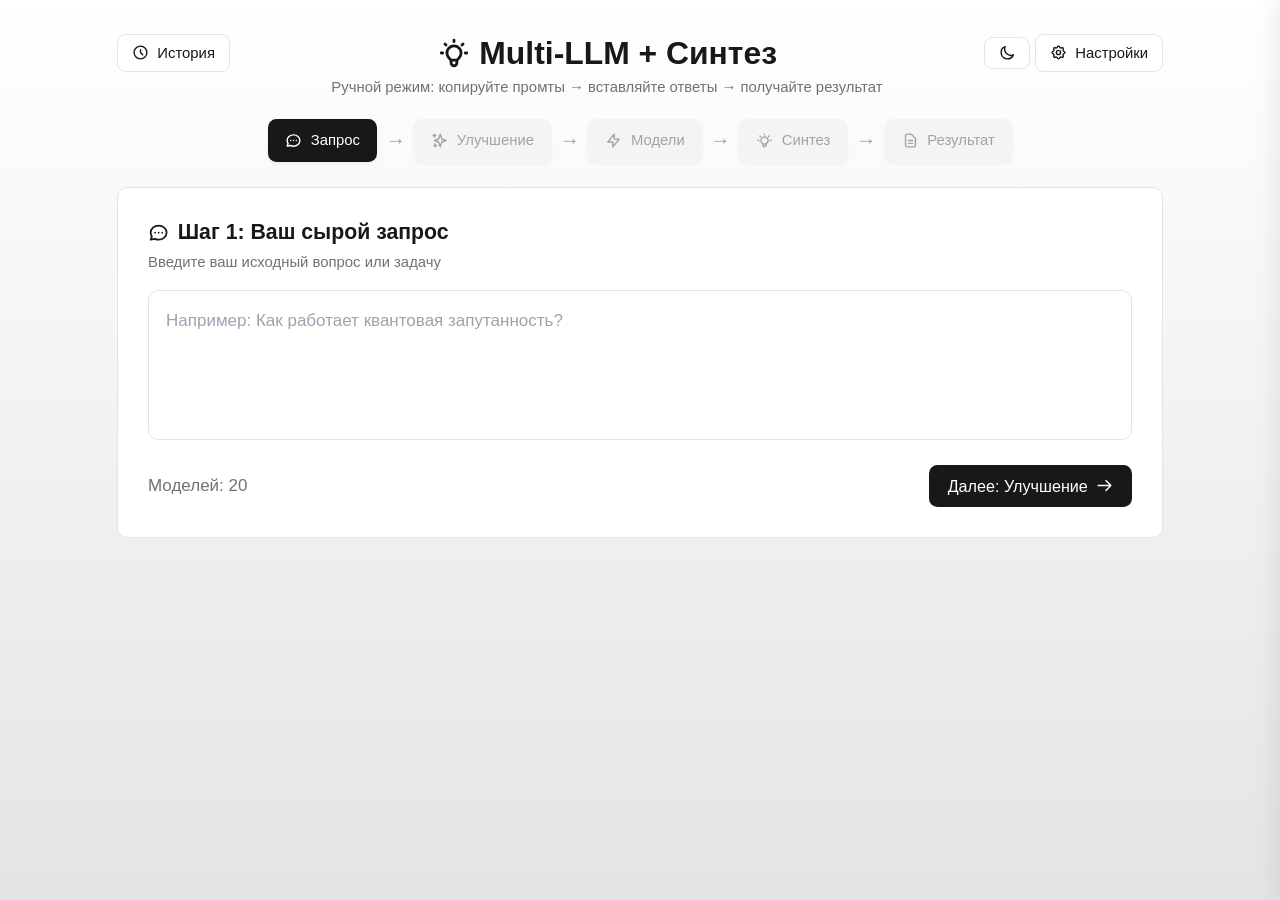
<file: ru/chrome-extension/index.html>
<!DOCTYPE html><html lang="ru"><head>
    <meta charset="UTF-8">
    <meta name="viewport" content="width=device-width, initial-scale=1.0">
    <title>Multi-LLM + Синтез</title>
    <script src="lib/tailwindcss.js"></script>
    <script src="lib/marked.min.js"></script>
    
<link rel="stylesheet" href="css/styles.css"></head>
<body style="background: linear-gradient(to bottom, var(--bg-gradient-from), var(--bg-gradient-to)); min-height: 100vh;">
    <!-- Auto-save indicator -->
    <div id="autosaveIndicator" class="autosave-indicator">
        <div class="autosave-dot"></div>
        <span id="autosaveText">Сохранено</span>
    </div>
    <div class="max-w-5xl mx-auto px-5 py-8">
        <!-- Header -->
        <div class="header-wrap flex mb-5">
            <div class="header-btn-group">
                <button id="ext-el-1" class="btn btn-outline btn-sm" title="История запросов">
                    <svg class="w-4 h-4" fill="none" stroke="currentColor" viewBox="0 0 24 24"><path stroke-linecap="round" stroke-linejoin="round" stroke-width="2" d="M12 8v4l3 3m6-3a9 9 0 11-18 0 9 9 0 0118 0z"></path></svg>
                    <span class="hidden sm:inline">История</span>
                </button>
            </div>
            <div class="header-title flex-1 text-center px-2">
                <div class="flex items-center justify-center gap-2 mb-1">
                    <svg class="w-6 h-6 sm:w-8 sm:h-8 text-zinc-900" fill="none" stroke="currentColor" viewBox="0 0 24 24">
                        <path stroke-linecap="round" stroke-linejoin="round" stroke-width="2" d="M9.663 17h4.673M12 3v1m6.364 1.636l-.707.707M21 12h-1M4 12H3m3.343-5.657l-.707-.707m2.828 9.9a5 5 0 117.072 0l-.548.547A3.374 3.374 0 0014 18.469V19a2 2 0 11-4 0v-.531c0-.895-.356-1.754-.988-2.386l-.548-.547z"></path>
                    </svg>
                    <h1 class="text-2xl sm:text-3xl font-bold">Multi-LLM + Синтез</h1>
                </div>
                <p class="text-zinc-500 text-sm hidden sm:block">Ручной режим: копируйте промты → вставляйте ответы → получайте результат</p>
            </div>
            <div class="header-btn-group">
                <button class="btn btn-outline btn-sm" id="themeToggle" title="Переключить тему">
                    <svg id="themeIconLight" class="w-4 h-4" fill="none" stroke="currentColor" viewBox="0 0 24 24"><path stroke-linecap="round" stroke-linejoin="round" stroke-width="2" d="M20.354 15.354A9 9 0 018.646 3.646 9.003 9.003 0 0012 21a9.003 9.003 0 008.354-5.646z"></path></svg>
                    <svg id="themeIconDark" class="w-4 h-4 hidden" fill="none" stroke="currentColor" viewBox="0 0 24 24"><path stroke-linecap="round" stroke-linejoin="round" stroke-width="2" d="M12 3v1m0 16v1m9-9h-1M4 12H3m15.364 6.364l-.707-.707M6.343 6.343l-.707-.707m12.728 0l-.707.707M6.343 17.657l-.707.707M16 12a4 4 0 11-8 0 4 4 0 018 0z"></path></svg>
                </button>
                <button id="ext-el-2" class="btn btn-outline btn-sm" title="Настройки">
                    <svg class="w-4 h-4" fill="none" stroke="currentColor" viewBox="0 0 24 24"><path stroke-linecap="round" stroke-linejoin="round" stroke-width="2" d="M10.325 4.317c.426-1.756 2.924-1.756 3.35 0a1.724 1.724 0 002.573 1.066c1.543-.94 3.31.826 2.37 2.37a1.724 1.724 0 001.065 2.572c1.756.426 1.756 2.924 0 3.35a1.724 1.724 0 00-1.066 2.573c.94 1.543-.826 3.31-2.37 2.37a1.724 1.724 0 00-2.572 1.065c-.426 1.756-2.924 1.756-3.35 0a1.724 1.724 0 00-2.573-1.066c-1.543.94-3.31-.826-2.37-2.37a1.724 1.724 0 00-1.065-2.572c-1.756-.426-1.756-2.924 0-3.35a1.724 1.724 0 001.066-2.573c-.94-1.543.826-3.31 2.37-2.37.996.608 2.296.07 2.572-1.065z"></path><path stroke-linecap="round" stroke-linejoin="round" stroke-width="2" d="M15 12a3 3 0 11-6 0 3 3 0 016 0z"></path></svg>
                    <span class="hidden sm:inline">Настройки</span>
                </button>
            </div>
        </div>

        <!-- Step Navigation -->
        <div class="step-nav-wrap flex items-center justify-center gap-2 mb-6">
            <button id="ext-el-3" class="step-btn active px-4 py-2.5 rounded-lg text-sm flex items-center gap-2">
                <svg class="w-4 h-4" fill="none" stroke="currentColor" viewBox="0 0 24 24"><path stroke-linecap="round" stroke-linejoin="round" stroke-width="2" d="M8 12h.01M12 12h.01M16 12h.01M21 12c0 4.418-4.03 8-9 8a9.863 9.863 0 01-4.255-.949L3 20l1.395-3.72C3.512 15.042 3 13.574 3 12c0-4.418 4.03-8 9-8s9 3.582 9 8z"></path></svg>
                <span>Запрос</span>
            </button>
            <span class="arrow step-nav-arrows">→</span>
            <button id="ext-el-4" class="step-btn px-4 py-2.5 rounded-lg text-sm flex items-center gap-2">
                <svg class="w-4 h-4" fill="none" stroke="currentColor" viewBox="0 0 24 24"><path stroke-linecap="round" stroke-linejoin="round" stroke-width="2" d="M5 3v4M3 5h4M6 17v4m-2-2h4m5-16l2.286 6.857L21 12l-5.714 2.143L13 21l-2.286-6.857L5 12l5.714-2.143L13 3z"></path></svg>
                <span>Улучшение</span>
            </button>
            <span class="arrow step-nav-arrows">→</span>
            <button id="ext-el-5" class="step-btn px-4 py-2.5 rounded-lg text-sm flex items-center gap-2">
                <svg class="w-4 h-4" fill="none" stroke="currentColor" viewBox="0 0 24 24"><path stroke-linecap="round" stroke-linejoin="round" stroke-width="2" d="M13 10V3L4 14h7v7l9-11h-7z"></path></svg>
                <span>Модели</span>
            </button>
            <span class="arrow step-nav-arrows">→</span>
            <button id="ext-el-6" class="step-btn px-4 py-2.5 rounded-lg text-sm flex items-center gap-2">
                <svg class="w-4 h-4" fill="none" stroke="currentColor" viewBox="0 0 24 24"><path stroke-linecap="round" stroke-linejoin="round" stroke-width="2" d="M9.663 17h4.673M12 3v1m6.364 1.636l-.707.707M21 12h-1M4 12H3m3.343-5.657l-.707-.707m2.828 9.9a5 5 0 117.072 0l-.548.547A3.374 3.374 0 0014 18.469V19a2 2 0 11-4 0v-.531c0-.895-.356-1.754-.988-2.386l-.548-.547z"></path></svg>
                <span>Синтез</span>
            </button>
            <span class="arrow step-nav-arrows">→</span>
            <button id="ext-el-7" class="step-btn px-4 py-2.5 rounded-lg text-sm flex items-center gap-2">
                <svg class="w-4 h-4" fill="none" stroke="currentColor" viewBox="0 0 24 24"><path stroke-linecap="round" stroke-linejoin="round" stroke-width="2" d="M9 12h6m-6 4h6m2 5H7a2 2 0 01-2-2V5a2 2 0 012-2h5.586a1 1 0 01.707.293l5.414 5.414a1 1 0 01.293.707V19a2 2 0 01-2 2z"></path></svg>
                <span>Результат</span>
            </button>
        </div>

        <!-- Step 1: Raw Prompt -->
        <div id="step-1" class="step-content active">
            <!-- In-thread chat history (shown when continuing) -->
            <div id="chatHistoryWrap" class="chat-history-wrap hidden">
                <div class="chat-history-head">
                    <div class="flex items-center gap-2">
                        <svg class="w-4 h-4 text-zinc-500" fill="none" stroke="currentColor" viewBox="0 0 24 24"><path stroke-linecap="round" stroke-linejoin="round" stroke-width="2" d="M8 12h.01M12 12h.01M16 12h.01M21 12c0 4.418-4.03 8-9 8a9.863 9.863 0 01-4.255-.949L3 20l1.395-3.72C3.512 15.042 3 13.574 3 12c0-4.418 4.03-8 9-8s9 3.582 9 8z"></path></svg>
                        <span class="font-medium text-sm text-zinc-700" id="chatHistoryTitle">История чата</span>
                    </div>
                    <div class="flex items-center gap-2">
                        <button id="ext-el-8" class="btn btn-outline btn-sm text-xs" title="Открыть в большом окне">
                            <svg class="w-3.5 h-3.5" fill="none" stroke="currentColor" viewBox="0 0 24 24"><path stroke-linecap="round" stroke-linejoin="round" stroke-width="2" d="M4 8V4m0 0h4M4 4l5 5m11-1V4m0 0h-4m4 0l-5 5M4 16v4m0 0h4m-4 0l5-5m11 5l-5-5m5 5v-4m0 4h-4"></path></svg>
                            Развернуть
                        </button>
                        <button id="ext-el-9" class="btn btn-outline btn-sm text-xs">
                            <svg class="w-3.5 h-3.5" fill="none" stroke="currentColor" viewBox="0 0 24 24"><path stroke-linecap="round" stroke-linejoin="round" stroke-width="2" d="M12 4v16m8-8H4"></path></svg>
                            Новый чат
                        </button>
                    </div>
                </div>
                <div class="chat-history-body" id="chatHistoryBody"></div>
            </div>
            <div class="card">
                <h2 class="text-xl font-semibold mb-1 flex items-center gap-2">
                    <svg class="w-5 h-5" fill="none" stroke="currentColor" viewBox="0 0 24 24"><path stroke-linecap="round" stroke-linejoin="round" stroke-width="2" d="M8 12h.01M12 12h.01M16 12h.01M21 12c0 4.418-4.03 8-9 8a9.863 9.863 0 01-4.255-.949L3 20l1.395-3.72C3.512 15.042 3 13.574 3 12c0-4.418 4.03-8 9-8s9 3.582 9 8z"></path></svg>
                    <span id="step1Title">Шаг 1: Ваш сырой запрос</span>
                </h2>
                <p class="text-zinc-500 text-sm mb-4" id="step1Hint">Введите ваш исходный вопрос или задачу</p>
                <textarea id="rawPrompt" class="textarea" placeholder="Например: Как работает квантовая запутанность?"></textarea>
                <div class="step-actions flex justify-between items-center mt-4">
                    <span id="modelsCount" class="text-base text-zinc-500"></span>
                    <button id="ext-el-10" class="btn btn-primary">
                        Далее: Улучшение
                        <svg class="w-4 h-4" fill="none" stroke="currentColor" viewBox="0 0 24 24"><path stroke-linecap="round" stroke-linejoin="round" stroke-width="2" d="M14 5l7 7m0 0l-7 7m7-7H3"></path></svg>
                    </button>
                </div>
            </div>
        </div>

        <!-- Step 2: Improve Prompt -->
        <div id="step-2" class="step-content">
            <div class="card card-primary">
                <div class="card-top flex items-start justify-between mb-3 gap-2 flex-wrap">
                    <div>
                        <h2 class="text-xl font-semibold flex items-center gap-2">
                            <svg class="w-5 h-5" fill="none" stroke="currentColor" viewBox="0 0 24 24"><path stroke-linecap="round" stroke-linejoin="round" stroke-width="2" d="M8 16H6a2 2 0 01-2-2V6a2 2 0 012-2h8a2 2 0 012 2v2m-6 12h8a2 2 0 002-2v-8a2 2 0 00-2-2h-8a2 2 0 00-2 2v8a2 2 0 002 2z"></path></svg>
                            Системный промт для улучшения
                        </h2>
                        <p class="text-zinc-500 text-base">1. Скопируйте этот системный промт</p>
                    </div>
                    <button id="copy-enhancer-sys" class="btn btn-copy btn-icon" data-icon-size="w-4 h-4" title="Скопировать системный промт" aria-label="Скопировать системный промт">
                        <svg class="w-4 h-4" fill="none" stroke="currentColor" viewBox="0 0 24 24"><path stroke-linecap="round" stroke-linejoin="round" stroke-width="2" d="M8 16H6a2 2 0 01-2-2V6a2 2 0 012-2h8a2 2 0 012 2v2m-6 12h8a2 2 0 002-2v-8a2 2 0 00-2-2h-8a2 2 0 00-2 2v8a2 2 0 002 2z"></path></svg>
                    </button>
                </div>
                <div class="code-block scrollable" id="enhancerSystemDisplay"></div>
            </div>

            <div class="card">
                <div class="card-top flex items-start justify-between mb-3 gap-2 flex-wrap">
                    <div>
                        <h2 class="text-xl font-semibold">Промт для отправки</h2>
                        <p class="text-zinc-500 text-base">2. Скопируйте и отправьте вместе с системным промтом</p>
                    </div>
                    <button id="copy-enhancer-user" class="btn btn-copy btn-icon" data-icon-size="w-4 h-4" title="Скопировать промт для улучшения" aria-label="Скопировать промт для улучшения">
                        <svg class="w-4 h-4" fill="none" stroke="currentColor" viewBox="0 0 24 24"><path stroke-linecap="round" stroke-linejoin="round" stroke-width="2" d="M8 16H6a2 2 0 01-2-2V6a2 2 0 012-2h8a2 2 0 012 2v2m-6 12h8a2 2 0 002-2v-8a2 2 0 00-2-2h-8a2 2 0 00-2 2v8a2 2 0 002 2z"></path></svg>
                    </button>
                </div>
                <div class="code-block" id="enhancerUserPrompt"></div>
            </div>

            <!-- LM Studio button for prompt improvement -->
            <div id="lms-enhancer-panel" class="card hidden" style="border-color: rgba(99,102,241,0.35); background: rgba(99,102,241,0.04);">
                <div class="flex items-center justify-between flex-wrap gap-3">
                    <div class="flex items-center gap-2">
                        <svg class="w-5 h-5" viewBox="0 0 24 24" fill="none" stroke="currentColor" style="color:#6366f1;"><path stroke-linecap="round" stroke-linejoin="round" stroke-width="2" d="M9.663 17h4.673M12 3v1m6.364 1.636l-.707.707M21 12h-1M4 12H3m3.343-5.657l-.707-.707m2.828 9.9a5 5 0 117.072 0l-.548.547A3.374 3.374 0 0014 18.469V19a2 2 0 11-4 0v-.531c0-.895-.356-1.754-.988-2.386l-.548-.547z"></path></svg>
                        <div>
                            <span class="text-sm font-medium" style="color:#6366f1;">Отправить в провайдера</span>
                            <div class="text-xs text-zinc-500 mt-0.5" id="lms-enhancer-model-hint"><span id="lms-enhancer-provider-label">Локальный ИИ</span> · <span id="lms-enhancer-model-name">—</span></div>
                        </div>
                    </div>
                    <button id="lms-send-enhancer-btn" class="btn btn-ai btn-sm">
                        <svg class="w-4 h-4" fill="none" stroke="currentColor" viewBox="0 0 24 24"><path stroke-linecap="round" stroke-linejoin="round" stroke-width="2" d="M13 10V3L4 14h7v7l9-11h-7z"></path></svg>
                        Отправить в ИИ
                    </button>
                </div>
                <div id="lms-enhancer-status" class="mt-2 text-xs hidden"></div>
            </div>

            <!-- Hugging Face button for prompt improvement -->
            <div id="hf-enhancer-panel" class="card hidden" style="border-color: rgba(250,204,21,0.35); background: rgba(250,204,21,0.04);">
                <div class="flex items-center justify-between flex-wrap gap-3">
                    <div class="flex items-center gap-2">
                        <span class="text-lg">🤗</span>
                        <div>
                            <span class="text-sm font-medium" style="color:#eab308;">Отправить в Hugging Face</span>
                            <div class="text-xs text-zinc-500 mt-0.5" id="hf-enhancer-model-hint">Inference API · <span id="hf-enhancer-model-name">—</span></div>
                        </div>
                    </div>
                    <button id="hf-send-enhancer-btn" class="btn btn-ai btn-sm" style="background: linear-gradient(135deg, #eab308 0%, #f59e0b 100%);">
                        <svg class="w-4 h-4" fill="none" stroke="currentColor" viewBox="0 0 24 24"><path stroke-linecap="round" stroke-linejoin="round" stroke-width="2" d="M13 10V3L4 14h7v7l9-11h-7z"></path></svg>
                        Отправить в HF
                    </button>
                </div>
                <div id="hf-enhancer-status" class="mt-2 text-xs hidden"></div>
            </div>

            <div class="card">
                <h2 class="text-xl font-semibold mb-1 flex items-center gap-2">
                    <svg class="w-5 h-5 text-blue-500" fill="none" stroke="currentColor" viewBox="0 0 24 24"><path stroke-linecap="round" stroke-linejoin="round" stroke-width="2" d="M5 3v4M3 5h4M6 17v4m-2-2h4m5-16l2.286 6.857L21 12l-5.714 2.143L13 21l-2.286-6.857L5 12l5.714-2.143L13 3z"></path></svg>
                    3. Вставьте улучшенный промт
                    <span id="lms-enhancer-filled-badge" class="ai-result-badge hidden">
                        <svg class="w-3 h-3" fill="none" stroke="currentColor" viewBox="0 0 24 24"><path stroke-linecap="round" stroke-linejoin="round" stroke-width="2" d="M9.663 17h4.673M12 3v1m6.364 1.636l-.707.707M21 12h-1M4 12H3m3.343-5.657l-.707-.707m2.828 9.9a5 5 0 117.072 0l-.548.547A3.374 3.374 0 0014 18.469V19a2 2 0 11-4 0v-.531c0-.895-.356-1.754-.988-2.386l-.548-.547z"></path></svg>
                        Заполнено ИИ
                    </span>
                </h2>
                <p class="text-zinc-500 text-sm mb-4">Вставьте сюда ответ от ИИ (улучшенный промт)</p>
                <textarea id="improvedPrompt" class="textarea" placeholder="Вставьте улучшенный промт сюда..."></textarea>
                <div class="step-actions flex justify-between mt-4">
                    <button id="ext-el-11" class="btn btn-outline">Назад</button>
                    <button id="ext-el-12" class="btn btn-primary">
                        Далее: Модели
                        <svg class="w-4 h-4" fill="none" stroke="currentColor" viewBox="0 0 24 24"><path stroke-linecap="round" stroke-linejoin="round" stroke-width="2" d="M14 5l7 7m0 0l-7 7m7-7H3"></path></svg>
                    </button>
                </div>
            </div>
        </div>

        <!-- Step 3: Model Answers -->
        <div id="step-3" class="step-content">
            <div class="card card-primary">
                <div class="card-top flex items-start justify-between mb-3 gap-2 flex-wrap">
                    <div>
                        <h2 class="text-xl font-semibold">Улучшенный промт для отправки в модели</h2>
                        <p class="text-zinc-500 text-base">Отправьте этот промт в каждую модель ниже</p>
                    </div>
                    <button id="copy-improved" class="btn btn-copy btn-icon" data-icon-size="w-4 h-4" title="Скопировать улучшенный промт" aria-label="Скопировать улучшенный промт">
                        <svg class="w-4 h-4" fill="none" stroke="currentColor" viewBox="0 0 24 24"><path stroke-linecap="round" stroke-linejoin="round" stroke-width="2" d="M8 16H6a2 2 0 01-2-2V6a2 2 0 012-2h8a2 2 0 012 2v2m-6 12h8a2 2 0 002-2v-8a2 2 0 00-2-2h-8a2 2 0 00-2 2v8a2 2 0 002 2z"></path></svg>
                    </button>
                </div>
                <div class="code-block scrollable" id="improvedPromptDisplay"></div>
            </div>

            <!-- Dynamic Model Cards Container -->
            <div id="modelCardsContainer"></div>

            <div class="step-actions flex justify-between mt-4">
                <button id="ext-el-13" class="btn btn-outline">Назад</button>
                <button id="ext-el-14" class="btn btn-primary">
                    Далее: Синтез
                    <svg class="w-4 h-4" fill="none" stroke="currentColor" viewBox="0 0 24 24"><path stroke-linecap="round" stroke-linejoin="round" stroke-width="2" d="M14 5l7 7m0 0l-7 7m7-7H3"></path></svg>
                </button>
            </div>
        </div>

        <!-- Step 4: Synthesis -->
        <div id="step-4" class="step-content">
            <div class="card card-primary">
                <div class="card-top flex items-start justify-between mb-3 gap-2 flex-wrap">
                    <div>
                        <h2 class="text-xl font-semibold flex items-center gap-2">
                            <svg class="w-5 h-5" fill="none" stroke="currentColor" viewBox="0 0 24 24"><path stroke-linecap="round" stroke-linejoin="round" stroke-width="2" d="M8 16H6a2 2 0 01-2-2V6a2 2 0 012-2h8a2 2 0 012 2v2m-6 12h8a2 2 0 002-2v-8a2 2 0 00-2-2h-8a2 2 0 00-2 2v8a2 2 0 002 2z"></path></svg>
                            Системный промт для агрегации
                        </h2>
                        <p class="text-zinc-500 text-base">1. Скопируйте этот системный промт</p>
                    </div>
                    <button id="copy-aggregator-sys" class="btn btn-copy btn-icon" data-icon-size="w-4 h-4" title="Скопировать системный промт для агрегации" aria-label="Скопировать системный промт для агрегации">
                        <svg class="w-4 h-4" fill="none" stroke="currentColor" viewBox="0 0 24 24"><path stroke-linecap="round" stroke-linejoin="round" stroke-width="2" d="M8 16H6a2 2 0 01-2-2V6a2 2 0 012-2h8a2 2 0 012 2v2m-6 12h8a2 2 0 002-2v-8a2 2 0 00-2-2h-8a2 2 0 00-2 2v8a2 2 0 002 2z"></path></svg>
                    </button>
                </div>
                <div class="code-block scrollable" id="aggregatorSystemDisplay"></div>
            </div>

            <div class="card">
                <div class="card-top flex items-start justify-between mb-3 gap-2 flex-wrap">
                    <div>
                        <h2 class="text-xl font-semibold">Промт с ответами моделей</h2>
                        <p class="text-zinc-500 text-base">2. Скопируйте и отправьте вместе с системным промтом</p>
                    </div>
                    <button id="copy-aggregator-user" class="btn btn-copy btn-icon" data-icon-size="w-4 h-4" title="Скопировать промт для агрегации" aria-label="Скопировать промт для агрегации">
                        <svg class="w-4 h-4" fill="none" stroke="currentColor" viewBox="0 0 24 24"><path stroke-linecap="round" stroke-linejoin="round" stroke-width="2" d="M8 16H6a2 2 0 01-2-2V6a2 2 0 012-2h8a2 2 0 012 2v2m-6 12h8a2 2 0 002-2v-8a2 2 0 00-2-2h-8a2 2 0 00-2 2v8a2 2 0 002 2z"></path></svg>
                    </button>
                </div>
                <div class="code-block" id="aggregatorPromptDisplay"></div>
            </div>

            <div class="card">
                <h2 class="text-xl font-semibold mb-1 flex items-center gap-2">
                    <svg class="w-5 h-5 text-blue-500" fill="none" stroke="currentColor" viewBox="0 0 24 24"><path stroke-linecap="round" stroke-linejoin="round" stroke-width="2" d="M9.663 17h4.673M12 3v1m6.364 1.636l-.707.707M21 12h-1M4 12H3m3.343-5.657l-.707-.707m2.828 9.9a5 5 0 117.072 0l-.548.547A3.374 3.374 0 0014 18.469V19a2 2 0 11-4 0v-.531c0-.895-.356-1.754-.988-2.386l-.548-.547z"></path></svg>
                    3. Вставьте синтезированный ответ
                    <span id="lms-aggregator-filled-badge" class="ai-result-badge hidden">
                        <svg class="w-3 h-3" fill="none" stroke="currentColor" viewBox="0 0 24 24"><path stroke-linecap="round" stroke-linejoin="round" stroke-width="2" d="M9.663 17h4.673M12 3v1m6.364 1.636l-.707.707M21 12h-1M4 12H3m3.343-5.657l-.707-.707m2.828 9.9a5 5 0 117.072 0l-.548.547A3.374 3.374 0 0014 18.469V19a2 2 0 11-4 0v-.531c0-.895-.356-1.754-.988-2.386l-.548-.547z"></path></svg>
                        Заполнено ИИ
                    </span>
                </h2>
                <p class="text-zinc-500 text-sm mb-4">Вставьте сюда финальный агрегированный ответ</p>

                <!-- LM Studio button for synthesis -->
                <div id="lms-aggregator-panel" class="mb-4 p-3 rounded-lg hidden" style="border: 1px solid rgba(99,102,241,0.35); background: rgba(99,102,241,0.04);">
                    <div class="flex items-center justify-between flex-wrap gap-3">
                        <div class="flex items-center gap-2">
                            <svg class="w-5 h-5" viewBox="0 0 24 24" fill="none" stroke="currentColor" style="color:#6366f1;"><path stroke-linecap="round" stroke-linejoin="round" stroke-width="2" d="M9.663 17h4.673M12 3v1m6.364 1.636l-.707.707M21 12h-1M4 12H3m3.343-5.657l-.707-.707m2.828 9.9a5 5 0 117.072 0l-.548.547A3.374 3.374 0 0014 18.469V19a2 2 0 11-4 0v-.531c0-.895-.356-1.754-.988-2.386l-.548-.547z"></path></svg>
                            <div>
                                <span class="text-sm font-medium" style="color:#6366f1;">Отправить в провайдера</span>
                                <div class="text-xs text-zinc-500 mt-0.5"><span id="lms-aggregator-provider-label">Локальный ИИ</span> · <span id="lms-aggregator-model-name">—</span></div>
                            </div>
                        </div>
                        <button id="lms-send-aggregator-btn" class="btn btn-ai btn-sm">
                            <svg class="w-4 h-4" fill="none" stroke="currentColor" viewBox="0 0 24 24"><path stroke-linecap="round" stroke-linejoin="round" stroke-width="2" d="M13 10V3L4 14h7v7l9-11h-7z"></path></svg>
                            Отправить в ИИ
                        </button>
                    </div>
                    <div id="lms-aggregator-status" class="mt-2 text-xs hidden"></div>
                </div>

                <!-- Hugging Face button for synthesis -->
                <div id="hf-aggregator-panel" class="mb-4 p-3 rounded-lg hidden" style="border: 1px solid rgba(250,204,21,0.35); background: rgba(250,204,21,0.04);">
                    <div class="flex items-center justify-between flex-wrap gap-3">
                        <div class="flex items-center gap-2">
                            <span class="text-lg">🤗</span>
                            <div>
                                <span class="text-sm font-medium" style="color:#eab308;">Отправить в Hugging Face</span>
                                <div class="text-xs text-zinc-500 mt-0.5">Inference API · <span id="hf-aggregator-model-name">—</span></div>
                            </div>
                        </div>
                        <button id="hf-send-aggregator-btn" class="btn btn-ai btn-sm" style="background: linear-gradient(135deg, #eab308 0%, #f59e0b 100%);">
                            <svg class="w-4 h-4" fill="none" stroke="currentColor" viewBox="0 0 24 24"><path stroke-linecap="round" stroke-linejoin="round" stroke-width="2" d="M13 10V3L4 14h7v7l9-11h-7z"></path></svg>
                            Отправить в HF
                        </button>
                    </div>
                    <div id="hf-aggregator-status" class="mt-2 text-xs hidden"></div>
                </div>

                <textarea id="finalAnswer" class="textarea" style="min-height: 180px;" placeholder="Вставьте синтезированный ответ..."></textarea>
                <div class="step-actions flex justify-between mt-4">
                    <button id="ext-el-15" class="btn btn-outline">Назад</button>
                    <button id="ext-el-16" class="btn btn-primary">
                        Далее: Результат
                        <svg class="w-4 h-4" fill="none" stroke="currentColor" viewBox="0 0 24 24"><path stroke-linecap="round" stroke-linejoin="round" stroke-width="2" d="M14 5l7 7m0 0l-7 7m7-7H3"></path></svg>
                    </button>
                </div>
            </div>
        </div>

        <!-- Step 5: Result -->
        <div id="step-5" class="step-content">
            <!-- Tabs -->
            <div class="result-tabs-bar flex border-b border-zinc-200 mb-4 overflow-x-auto">
                <button id="ext-el-17" class="tab-btn px-5 py-3 text-base font-medium border-b-2 border-zinc-900 text-zinc-900">Финальный ответ</button>
                <button id="ext-el-18" class="tab-btn px-5 py-3 text-base font-medium border-b-2 border-transparent text-zinc-500 hover:text-zinc-900">Сравнение</button>
                <button id="ext-el-19" class="tab-btn px-5 py-3 text-base font-medium border-b-2 border-transparent text-zinc-500 hover:text-zinc-900">JSON</button>
            </div>

            <!-- Final Answer Tab -->
            <div id="result-final" class="result-tab">
                <div class="card card-primary">
                    <div class="card-top flex items-center justify-between mb-3 gap-2 flex-wrap">
                        <h2 class="text-xl font-semibold flex items-center gap-2">
                            <svg class="w-5 h-5" fill="none" stroke="currentColor" viewBox="0 0 24 24"><path stroke-linecap="round" stroke-linejoin="round" stroke-width="2" d="M9.663 17h4.673M12 3v1m6.364 1.636l-.707.707M21 12h-1M4 12H3m3.343-5.657l-.707-.707m2.828 9.9a5 5 0 117.072 0l-.548.547A3.374 3.374 0 0014 18.469V19a2 2 0 11-4 0v-.531c0-.895-.356-1.754-.988-2.386l-.548-.547z"></path></svg>
                            Синтезированный ответ
                        </h2>
                        <div class="flex gap-2">
                            <button id="copy-final" class="btn btn-copy btn-icon" data-icon-size="w-4 h-4" title="Скопировать финальный ответ" aria-label="Скопировать финальный ответ">
                                <svg class="w-4 h-4" fill="none" stroke="currentColor" viewBox="0 0 24 24"><path stroke-linecap="round" stroke-linejoin="round" stroke-width="2" d="M8 16H6a2 2 0 01-2-2V6a2 2 0 012-2h8a2 2 0 012 2v2m-6 12h8a2 2 0 002-2v-8a2 2 0 00-2-2h-8a2 2 0 00-2 2v8a2 2 0 002 2z"></path></svg>
                            </button>
                        </div>
                    </div>
                    <div id="finalAnswerDisplay"></div>
                </div>
            </div>

            <!-- Comparison Tab -->
            <div id="result-comparison" class="result-tab hidden">
                <div class="card">
                    <div class="card-top flex items-center justify-between mb-3 gap-2 flex-wrap">
                        <h2 class="text-xl font-semibold">Сравнение ответов моделей</h2>
                        <div class="flex items-center gap-2">
                            <span class="text-sm text-zinc-500">Средняя оценка: <strong id="avgRatingDisplay">0</strong>/5</span>
                        </div>
                    </div>
                    <div class="comparison-grid" id="comparisonGrid"></div>
                </div>
            </div>

            <!-- JSON Tab -->
            <div id="result-json" class="result-tab hidden">
                <div class="card">
                    <div class="card-top flex items-center justify-between mb-3 gap-2 flex-wrap">
                        <h2 class="text-xl font-semibold">Итоговый JSON</h2>
                        <div class="flex gap-2">
                            <button id="copy-json" class="btn btn-copy btn-icon" data-icon-size="w-4 h-4" title="Скопировать JSON" aria-label="Скопировать JSON">
                                <svg class="w-4 h-4" fill="none" stroke="currentColor" viewBox="0 0 24 24"><path stroke-linecap="round" stroke-linejoin="round" stroke-width="2" d="M8 16H6a2 2 0 01-2-2V6a2 2 0 012-2h8a2 2 0 012 2v2m-6 12h8a2 2 0 002-2v-8a2 2 0 00-2-2h-8a2 2 0 00-2 2v8a2 2 0 002 2z"></path></svg>
                            </button>
                        </div>
                    </div>
                    <pre class="code-block scrollable" id="resultJSONDisplay" style="max-height: 400px;"></pre>
                </div>
            </div>

            <div class="step-actions flex justify-between mt-4">
                <button id="ext-el-20" class="btn btn-outline">Назад</button>
                <div class="flex gap-2">
                    <button id="ext-el-21" class="btn btn-outline">
                        <svg class="w-4 h-4" fill="none" stroke="currentColor" viewBox="0 0 24 24"><path stroke-linecap="round" stroke-linejoin="round" stroke-width="2" d="M8 12h.01M12 12h.01M16 12h.01M21 12c0 4.418-4.03 8-9 8a9.863 9.863 0 01-4.255-.949L3 20l1.395-3.72C3.512 15.042 3 13.574 3 12c0-4.418 4.03-8 9-8s9 3.582 9 8z"></path></svg>
                        Продолжить чат
                    </button>
                    <button id="ext-el-22" class="btn btn-primary">
                        <svg class="w-4 h-4" fill="none" stroke="currentColor" viewBox="0 0 24 24"><path stroke-linecap="round" stroke-linejoin="round" stroke-width="2" d="M12 4v16m8-8H4"></path></svg>
                        Новый запрос
                    </button>
                </div>
            </div>
        </div>
    </div>

    <!-- Settings Modal -->
    <div id="settingsModal" class="modal-overlay hidden">
        <div class="modal">
            <div class="modal-header">
                <h2 class="text-xl font-semibold">Настройки</h2>
                <button id="ext-el-23" class="text-zinc-400 hover:text-zinc-600">
                    <svg class="w-5 h-5" fill="none" stroke="currentColor" viewBox="0 0 24 24"><path stroke-linecap="round" stroke-linejoin="round" stroke-width="2" d="M6 18L18 6M6 6l12 12"></path></svg>
                </button>
            </div>
            
            <!-- Settings Tabs -->
            <div class="flex border-b border-zinc-200 px-6 pt-4 overflow-x-auto" style="scrollbar-width:none;">
                <button id="ext-el-24" class="settings-tab active">Общие</button>
                <button id="ext-el-25" class="settings-tab">Модели</button>
                <button id="ext-el-26" class="settings-tab">Промты</button>
                <button id="ext-el-27" class="settings-tab">Шаблоны</button>
                <button id="ext-el-28" class="settings-tab">Провайдеры</button>
                <button class="settings-tab" id="settings-tab-logs">Логи<span id="log-error-badge" class="log-count-badge hidden">0</span></button>
            </div>

            <!-- General Tab -->
            <div id="settings-general" class="tab-pane active">
                <div class="modal-body space-y-6">
                    <div class="card" style="margin:0; padding:1.25rem;">
                        <label for="taskProfileSelect" class="block text-sm font-medium mb-2">Профиль задачи</label>
                        <select id="taskProfileSelect" class="input"></select>
                        <p class="text-xs text-zinc-500 mt-2">Профиль меняет системные промты для улучшения и синтеза. Если вы вручную измените промты, профиль автоматически станет `Свой`.</p>
                        <div class="mt-3 rounded-lg border border-zinc-200 bg-zinc-50 px-3 py-3">
                            <div class="text-xs uppercase tracking-wide text-zinc-500 mb-1">Активный профиль</div>
                            <div id="taskProfileName" class="text-sm font-medium text-zinc-900">Универсальный</div>
                            <p id="taskProfileDescription" class="text-xs text-zinc-500 mt-1">Сбалансированный режим для большинства задач.</p>
                        </div>
                    </div>
                    <div class="card" style="margin:0; padding:1.25rem;">
                        <label class="flex items-start gap-3 cursor-pointer">
                            <input type="checkbox" id="notificationsEnabledToggle" class="mt-1">
                            <div>
                                <div class="text-sm font-medium">Системные уведомления</div>
                                <p class="text-xs text-zinc-500 mt-1">Показывать индикатор автосохранения и неблокирующие предупреждения.</p>
                            </div>
                        </label>
                    </div>
                    <div class="card" style="margin:0; padding:1.25rem;">
                        <label class="flex items-start gap-3 cursor-pointer">
                            <input type="checkbox" id="useRatingsInSynthesisToggle" class="mt-1">
                            <div>
                                <div class="text-sm font-medium">Учитывать оценки в синтезе</div>
                                <p class="text-xs text-zinc-500 mt-1">Передавать оценки пользователя в агрегирующий промт как мягкий сигнал предпочтения. Если оценка не указана, это считается нейтральным случаем, а не минусом.</p>
                            </div>
                        </label>
                    </div>
                </div>
            </div>

            <!-- Models Tab -->
            <div id="settings-models" class="tab-pane">
                <div class="modal-body">
                    <div class="flex flex-wrap items-center justify-between gap-2 mb-3">
                        <span class="text-sm text-zinc-500 whitespace-nowrap" id="modelsListCount"></span>
                        <div class="flex gap-2 flex-wrap">
                            <button id="ext-el-29" class="btn btn-outline btn-sm" title="Восстановить умолчания">
                                <svg class="w-4 h-4" fill="none" stroke="currentColor" viewBox="0 0 24 24"><path stroke-linecap="round" stroke-linejoin="round" stroke-width="2" d="M4 4v5h.582m15.356 2A8.001 8.001 0 004.582 9m0 0H9m11 11v-5h-.581m0 0a8.003 8.003 0 01-15.357-2m15.357 2H15"></path></svg>
                                Вернуть умолчания
                            </button>
                            <button class="btn btn-danger btn-sm" title="Удалить выбранные" id="deleteSelectedBtn" disabled="">
                                <svg class="w-4 h-4" fill="none" stroke="currentColor" viewBox="0 0 24 24"><path stroke-linecap="round" stroke-linejoin="round" stroke-width="2" d="M19 7l-.867 12.142A2 2 0 0116.138 21H7.862a2 2 0 01-1.995-1.858L5 7m5 4v6m4-6v6m1-10V4a1 1 0 00-1-1h-4a1 1 0 00-1 1v3M4 7h16"></path></svg>
                                Удалить выбранные
                            </button>
                            <button id="ext-el-30" class="btn btn-danger btn-sm" title="Удалить все">
                                <svg class="w-4 h-4" fill="none" stroke="currentColor" viewBox="0 0 24 24"><path stroke-linecap="round" stroke-linejoin="round" stroke-width="2" d="M19 7l-.867 12.142A2 2 0 0116.138 21H7.862a2 2 0 01-1.995-1.858L5 7m5 4v6m4-6v6m1-10V4a1 1 0 00-1-1h-4a1 1 0 00-1 1v3M4 7h16"></path></svg>
                                Удалить все
                            </button>
                        </div>
                    </div>
                    <div id="modelsList"></div>
                    
                    <div class="mt-4 pt-4 border-t border-zinc-200">
                        <h3 class="text-sm font-medium mb-3">Добавить модель</h3>
                        <div class="space-y-3">
                            <div>
                                <label class="block text-sm text-zinc-600 mb-1">Название</label>
                                <input type="text" id="newModelName" class="input" placeholder="GPT">
                            </div>
                            <div>
                                <label class="block text-sm text-zinc-600 mb-1">Провайдер</label>
                                <input type="text" id="newModelProvider" class="input" placeholder="OpenAI">
                            </div>
                            <div>
                                <label class="block text-sm text-zinc-600 mb-1">Системный промт (опционально)</label>
                                <textarea id="newModelSystemPrompt" class="input" rows="3" placeholder="Оставьте пустым для использования общего промта"></textarea>
                            </div>
                            <div>
                                <label class="block text-sm text-zinc-600 mb-1">Ссылка на чат (опционально)</label>
                                <input type="url" id="newModelChatUrl" class="input" placeholder="https://example.com/chat">
                            </div>
                            <button id="ext-el-31" class="btn btn-primary w-full">
                                <svg class="w-4 h-4" fill="none" stroke="currentColor" viewBox="0 0 24 24"><path stroke-linecap="round" stroke-linejoin="round" stroke-width="2" d="M12 4v16m8-8H4"></path></svg>
                                Добавить модель
                            </button>
                        </div>
                    </div>
                </div>
            </div>

            <!-- Prompts Tab -->
            <div id="settings-prompts" class="tab-pane">
                <div class="modal-body space-y-6">
                    <div>
                        <div class="flex items-center justify-between mb-2">
                            <label class="block text-sm font-medium">Промт для улучшения</label>
                            <button id="ext-el-32" class="text-xs text-blue-600 hover:underline">Сбросить</button>
                        </div>
                        <textarea id="settingsEnhancerPrompt" class="textarea" style="min-height: 150px;"></textarea>
                    </div>
                    <div>
                        <div class="flex items-center justify-between mb-2">
                            <label class="block text-sm font-medium">Промт для агрегации</label>
                            <button id="ext-el-33" class="text-xs text-blue-600 hover:underline">Сбросить</button>
                        </div>
                        <textarea id="settingsAggregatorPrompt" class="textarea" style="min-height: 150px;"></textarea>
                    </div>
                </div>
            </div>

            <!-- Templates Tab -->
            <div id="settings-templates" class="tab-pane">
                <div class="modal-body space-y-6">
                    <div>
                        <h3 class="text-sm font-medium mb-3">Сохранённые шаблоны промтов</h3>
                        <p class="text-xs text-zinc-500 mb-4">Шаблоны можно использовать как начальные точки для новых запросов</p>
                        <div id="templatesList"></div>
                        <button id="ext-el-34" class="btn btn-outline btn-sm w-full mt-3">
                            <svg class="w-4 h-4" fill="none" stroke="currentColor" viewBox="0 0 24 24"><path stroke-linecap="round" stroke-linejoin="round" stroke-width="2" d="M12 4v16m8-8H4"></path></svg>
                            Добавить шаблон
                        </button>
                    </div>
                </div>
            </div>

            <!-- Провайдеры Tab -->
            <div id="settings-lmstudio" class="tab-pane">
                <div class="modal-body space-y-4">

                    <!-- Enable toggle -->
                    <div class="card" style="margin:0; padding:1.25rem;">
                        <label class="flex items-start gap-3 cursor-pointer">
                            <input type="checkbox" id="lmsEnabledToggle" class="mt-1">
                            <div>
                                <div class="text-sm font-medium">Подключить провайдера для автоматической обработки</div>
                                <p class="text-xs text-zinc-500 mt-1">Кнопка «Отправить в ИИ» появится на шагах синтеза и улучшения промта. Если выключено — всё остаётся в ручном режиме.</p>
                            </div>
                        </label>
                    </div>

                    <div id="lms-config-section" class="space-y-4">

                        <!-- Provider selector -->
                        <div class="card" style="margin:0; padding:1.25rem;">
                            <label class="block text-sm font-medium mb-3">Провайдер</label>

                            <div class="text-xs font-semibold uppercase tracking-wider mb-2" style="color:var(--text-muted);">🖥️ Локальные</div>
                            <div class="grid gap-2 mb-4" style="grid-template-columns: repeat(3,1fr);">
                                <label id="lms-provider-card-lmstudio" class="lms-provider-card cursor-pointer rounded-lg border-2 p-3 text-center transition-all">
                                    <div class="text-lg mb-1">🖥️</div>
                                    <div class="text-xs font-semibold">LM Studio</div>
                                    <div class="text-xs text-zinc-400 mt-0.5">порт 1234</div>
                                </label>
                                <label id="lms-provider-card-ollama" class="lms-provider-card cursor-pointer rounded-lg border-2 p-3 text-center transition-all">
                                    <div class="text-lg mb-1">🦙</div>
                                    <div class="text-xs font-semibold">Ollama</div>
                                    <div class="text-xs text-zinc-400 mt-0.5">порт 11434</div>
                                </label>
                                <label id="lms-provider-card-custom" class="lms-provider-card cursor-pointer rounded-lg border-2 p-3 text-center transition-all">
                                    <div class="text-lg mb-1">⚙️</div>
                                    <div class="text-xs font-semibold">Другой</div>
                                    <div class="text-xs text-zinc-400 mt-0.5">OpenAI API</div>
                                </label>
                            </div>

                            <div class="text-xs font-semibold uppercase tracking-wider mb-2" style="color:var(--text-muted);">☁️ Облачные</div>
                            <div class="grid gap-2" style="grid-template-columns: repeat(3,1fr);">
                                <label id="lms-provider-card-openai" class="lms-provider-card cursor-pointer rounded-lg border-2 p-3 text-center transition-all">
                                    <div class="text-lg mb-1">🤖</div>
                                    <div class="text-xs font-semibold">OpenAI</div>
                                    <div class="text-xs text-zinc-400 mt-0.5">GPT</div>
                                </label>
                                <label id="lms-provider-card-deepseek" class="lms-provider-card cursor-pointer rounded-lg border-2 p-3 text-center transition-all">
                                    <div class="text-lg mb-1">🔮</div>
                                    <div class="text-xs font-semibold">DeepSeek</div>
                                    <div class="text-xs text-zinc-400 mt-0.5">V3.2</div>
                                </label>
                                <label id="lms-provider-card-mistral" class="lms-provider-card cursor-pointer rounded-lg border-2 p-3 text-center transition-all">
                                    <div class="text-lg mb-1">🌀</div>
                                    <div class="text-xs font-semibold">Mistral AI</div>
                                    <div class="text-xs text-zinc-400 mt-0.5">Large 3</div>
                                </label>
                                <label id="lms-provider-card-anthropic" class="lms-provider-card cursor-pointer rounded-lg border-2 p-3 text-center transition-all">
                                    <div class="text-lg mb-1">🧠</div>
                                    <div class="text-xs font-semibold">Anthropic</div>
                                    <div class="text-xs text-zinc-400 mt-0.5">Claude 🔒 прокси</div>
                                </label>
                                <label id="lms-provider-card-google" class="lms-provider-card cursor-pointer rounded-lg border-2 p-3 text-center transition-all">
                                    <div class="text-lg mb-1">🌟</div>
                                    <div class="text-xs font-semibold">Google</div>
                                    <div class="text-xs text-zinc-400 mt-0.5">Gemini</div>
                                </label>
                                <label id="lms-provider-card-groq" class="lms-provider-card cursor-pointer rounded-lg border-2 p-3 text-center transition-all">
                                    <div class="text-lg mb-1">⚡</div>
                                    <div class="text-xs font-semibold">Groq Cloud</div>
                                    <div class="text-xs text-zinc-400 mt-0.5">LPU</div>
                                </label>
                                <label id="lms-provider-card-huggingface" class="lms-provider-card cursor-pointer rounded-lg border-2 p-3 text-center transition-all">
                                    <div class="text-lg mb-1">🤗</div>
                                    <div class="text-xs font-semibold">Hugging Face</div>
                                    <div class="text-xs text-zinc-400 mt-0.5">Inference API</div>
                                </label>
                                <label id="lms-provider-card-openrouter" class="lms-provider-card cursor-pointer rounded-lg border-2 p-3 text-center transition-all">
                                    <div class="text-lg mb-1">🔀</div>
                                    <div class="text-xs font-semibold">OpenRouter</div>
                                    <div class="text-xs text-zinc-400 mt-0.5">Ручной ввод</div>
                                </label>
                            </div>

                            <input type="hidden" id="lmsProviderInput" value="lmstudio">
                            <p id="lms-provider-hint" class="text-xs text-zinc-500 mt-3"></p>
                        </div>

                        <!-- Import / Clear all keys -->
                        <div class="card" style="margin:0; padding:1rem;">
                            <div class="flex flex-wrap gap-2">
                                <button id="ext-el-35" class="btn btn-outline btn-sm">
                                    <svg class="w-4 h-4" fill="none" stroke="currentColor" viewBox="0 0 24 24"><path stroke-linecap="round" stroke-linejoin="round" stroke-width="2" d="M4 16v1a3 3 0 003 3h10a3 3 0 003-3v-1m-4-8l-4-4m0 0L8 8m4-4v12"></path></svg>
                                    Импорт ключей (.txt)
                                </button>
                                <input type="file" id="keyImportInput" accept=".txt" style="display:none">
                                <button id="ext-el-36" class="btn btn-outline btn-sm">
                                    <svg class="w-4 h-4" fill="none" stroke="currentColor" viewBox="0 0 24 24"><path stroke-linecap="round" stroke-linejoin="round" stroke-width="2" d="M4 16v1a3 3 0 003 3h10a3 3 0 003-3v-1m-4-4l-4 4m0 0l-4-4m4 4V4"></path></svg>
                                    Экспорт ключей
                                </button>
                                <button id="ext-el-37" class="btn btn-danger btn-sm">
                                    <svg class="w-4 h-4" fill="none" stroke="currentColor" viewBox="0 0 24 24"><path stroke-linecap="round" stroke-linejoin="round" stroke-width="2" d="M19 7l-.867 12.142A2 2 0 0116.138 21H7.862a2 2 0 01-1.995-1.858L5 7m5 4v6m4-6v6m1-10V4a1 1 0 00-1-1h-4a1 1 0 00-1 1v3M4 7h16"></path></svg>
                                    Удалить все ключи
                                </button>
                            </div>
                            <p class="text-xs text-zinc-500 mt-2">Формат .txt: <code>ПРОВАЙДЕР - ключ</code> (каждый ключ с новой строки, порядок не важен)</p>
                        </div>

                        <!-- API Key (cloud only) -->
                        <div class="card" id="lms-apikey-card" style="margin:0; padding:1.25rem; display:none;">
                            <label class="block text-sm font-medium mb-2" id="lms-apikey-label">API ключ</label>
                            <div class="relative">
                                <input type="password" id="lmsApiKeyInput" class="input pr-10" placeholder="sk-…">
                                <button id="ext-el-38" type="button" class="absolute right-2 top-1/2 -translate-y-1/2 text-zinc-400 hover:text-zinc-600 p-1" title="Показать/скрыть">
                                    <svg id="eye-icon-closed" class="w-4 h-4" fill="none" stroke="currentColor" viewBox="0 0 24 24"><path stroke-linecap="round" stroke-linejoin="round" stroke-width="2" d="M13.875 18.825A10.05 10.05 0 0112 19c-4.478 0-8.268-2.943-9.543-7a9.97 9.97 0 011.563-3.029m5.858.908a3 3 0 114.243 4.243M9.878 9.878l4.242 4.242M9.88 9.88l-3.29-3.29m7.532 7.532l3.29 3.29M3 3l3.59 3.59m0 0A9.953 9.953 0 0112 5c4.478 0 8.268 2.943 9.543 7a10.025 10.025 0 01-4.132 5.411m0 0L21 21"></path></svg>
                                    <svg id="eye-icon-open" class="w-4 h-4 hidden" fill="none" stroke="currentColor" viewBox="0 0 24 24"><path stroke-linecap="round" stroke-linejoin="round" stroke-width="2" d="M15 12a3 3 0 11-6 0 3 3 0 016 0z"></path><path stroke-linecap="round" stroke-linejoin="round" stroke-width="2" d="M2.458 12C3.732 7.943 7.523 5 12 5c4.478 0 8.268 2.943 9.542 7-1.274 4.057-5.064 7-9.542 7-4.477 0-8.268-2.943-9.542-7z"></path></svg>
                                </button>
                            </div>
                            <p class="text-xs text-zinc-500 mt-1.5" id="lms-apikey-hint">Ключ хранится только в браузере.</p>
                        </div>

                        <!-- Server URL (local / custom only) -->
                        <div class="card" id="lms-url-card" style="margin:0; padding:1.25rem;">
                            <div class="flex items-center justify-between mb-2 flex-wrap gap-2">
                                <label class="block text-sm font-medium" id="lms-url-label">Адрес сервера</label>
                                <span id="lms-connection-status" class="lms-status disconnected">
                                    <span class="lms-status-dot"></span>
                                    <span id="lms-status-text">Не подключено</span>
                                </span>
                            </div>
                            <div class="flex gap-2">
                                <input type="text" id="lmsUrlInput" class="input flex-1" placeholder="http://localhost:1234">
                                <button class="btn btn-outline btn-sm" id="lms-test-btn">
                                    <svg class="w-4 h-4" fill="none" stroke="currentColor" viewBox="0 0 24 24"><path stroke-linecap="round" stroke-linejoin="round" stroke-width="2" d="M13 10V3L4 14h7v7l9-11h-7z"></path></svg>
                                    Проверить
                                </button>
                            </div>
                            <p id="lms-server-hint" class="text-xs text-zinc-500 mt-2"></p>
                        </div>

                        <!-- Cloud connect button (cloud providers) -->
                        <div class="card" id="lms-cloud-check-card" style="margin:0; padding:1.25rem; display:none;">
                            <div class="flex items-center justify-between flex-wrap gap-2">
                                <span id="lms-connection-status-cloud" class="lms-status disconnected">
                                    <span class="lms-status-dot"></span>
                                    <span id="lms-status-text-cloud">Не проверено</span>
                                </span>
                                <button class="btn btn-outline btn-sm" id="lms-test-cloud-btn">
                                    <svg class="w-4 h-4" fill="none" stroke="currentColor" viewBox="0 0 24 24"><path stroke-linecap="round" stroke-linejoin="round" stroke-width="2" d="M13 10V3L4 14h7v7l9-11h-7z"></path></svg>
                                    Проверить ключ
                                </button>
                            </div>
                            <p class="text-xs text-zinc-500 mt-2" id="lms-cloud-hint">Введите API ключ и нажмите «Проверить ключ» для загрузки списка моделей.</p>
                        </div>

                        <!-- Model selection (dropdown for list providers) -->
                        <div class="card" id="lms-model-select-card" style="margin:0; padding:1.25rem;">
                            <div class="flex items-center justify-between mb-2 flex-wrap gap-2">
                                <label class="block text-sm font-medium">Модель</label>
                                <button class="btn btn-outline btn-sm text-xs" id="lms-refresh-btn">
                                    <svg class="w-3.5 h-3.5" fill="none" stroke="currentColor" viewBox="0 0 24 24"><path stroke-linecap="round" stroke-linejoin="round" stroke-width="2" d="M4 4v5h.582m15.356 2A8.001 8.001 0 004.582 9m0 0H9m11 11v-5h-.581m0 0a8.003 8.003 0 01-15.357-2m15.357 2H15"></path></svg>
                                    Обновить
                                </button>
                            </div>
                            <select id="lmsModelSelect" class="input">
                                <option value="">— Выберите провайдера и проверьте подключение —</option>
                            </select>
                            <p id="lms-model-hint" class="text-xs text-zinc-500 mt-2">Выберите модель из списка.</p>
                        </div>

                        <!-- Model input (manual for providers like Hugging Face) -->
                        <div class="card" id="lms-model-manual-card" style="margin:0; padding:1.25rem; display:none;">
                            <label class="block text-sm font-medium mb-2">Модель</label>
                            <input type="text" id="lmsModelManualInput" class="input" placeholder="meta-llama/Llama-3.3-70B-Instruct">
                            <p id="lms-model-manual-hint" class="text-xs text-zinc-500 mt-2">Укажите ID модели вручную.</p>
                        </div>

                        <!-- Usage mode -->
                        <div class="card" style="margin:0; padding:1.25rem;">
                            <label class="block text-sm font-medium mb-3">Использовать для</label>
                            <div class="space-y-2.5">
                                <label class="flex items-center gap-2.5 cursor-pointer">
                                    <input type="radio" name="lmsUseFor" value="both" id="lmsUseBoth" class="accent-indigo-500">
                                    <div><div class="text-sm font-medium">Всего сразу</div><div class="text-xs text-zinc-500">Улучшение промта + синтез ответов</div></div>
                                </label>
                                <label class="flex items-center gap-2.5 cursor-pointer">
                                    <input type="radio" name="lmsUseFor" value="prompt" id="lmsUsePrompt" class="accent-indigo-500">
                                    <div><div class="text-sm font-medium">Только улучшение промта</div><div class="text-xs text-zinc-500">Шаг 2: уточнение вашего запроса</div></div>
                                </label>
                                <label class="flex items-center gap-2.5 cursor-pointer">
                                    <input type="radio" name="lmsUseFor" value="synthesis" id="lmsUseSynthesis" class="accent-indigo-500">
                                    <div><div class="text-sm font-medium">Только синтез ответов</div><div class="text-xs text-zinc-500">Шаг 4: агрегация ответов всех моделей</div></div>
                                </label>
                            </div>
                        </div>

                        <!-- API docs link — general, visible for all providers -->
                        <div class="card" style="margin:0; padding:1.25rem; background: rgba(59,130,246,0.04); border-color: rgba(59,130,246,0.2);">
                            <div class="flex items-start gap-2">
                                <span class="text-lg">📡</span>
                                <div>
                                    <div class="text-sm font-medium" style="color:var(--accent, #3b82f6);">Документация API</div>
                                    <p class="text-xs text-zinc-500 mt-1">Все провайдеры используют формат, совместимый с OpenAI API. Подробности по эндпоинтам, параметрам, стримингу и rate limits — в документации.</p>
                                    </div>
                            </div>
                        </div>

                    </div>
                </div>
            </div>

            <!-- Logs Tab -->
            <div id="settings-logs" class="tab-pane">
                <div class="modal-body space-y-4">
                    <div class="card" style="margin:0; padding:1.25rem;">
                        <div class="flex items-center justify-between flex-wrap gap-3 mb-3">
                            <label class="flex items-center gap-2.5 cursor-pointer">
                                <input type="checkbox" id="loggingEnabledToggle">
                                <div>
                                    <div class="text-sm font-medium">Сохранять логи</div>
                                    <p class="text-xs text-zinc-500 mt-0.5">При отключении новые записи не сохраняются.</p>
                                </div>
                            </label>
                            <div class="flex gap-2">
                                <button id="ext-el-39" class="btn btn-outline btn-sm text-xs">
                                    <svg class="w-3.5 h-3.5" fill="none" stroke="currentColor" viewBox="0 0 24 24"><path stroke-linecap="round" stroke-linejoin="round" stroke-width="2" d="M4 16v1a3 3 0 003 3h10a3 3 0 003-3v-1m-4-4l-4 4m0 0l-4-4m4 4V4"></path></svg>
                                    Экспорт
                                </button>
                                <button id="ext-el-40" class="btn btn-danger btn-sm text-xs">
                                    <svg class="w-3.5 h-3.5" fill="none" stroke="currentColor" viewBox="0 0 24 24"><path stroke-linecap="round" stroke-linejoin="round" stroke-width="2" d="M19 7l-.867 12.142A2 2 0 0116.138 21H7.862a2 2 0 01-1.995-1.858L5 7m5 4v6m4-6v6m1-10V4a1 1 0 00-1-1h-4a1 1 0 00-1 1v3M4 7h16"></path></svg>
                                    Очистить логи
                                </button>
                            </div>
                        </div>
                        <div class="flex gap-3 text-xs text-zinc-500 flex-wrap" id="log-stats">
                            <span>Всего: <strong id="log-stat-total">0</strong></span>
                            <span style="color:#ef4444;">Ошибок: <strong id="log-stat-errors">0</strong></span>
                            <span style="color:#d97706;">Предупреждений: <strong id="log-stat-warns">0</strong></span>
                        </div>
                    </div>
                    <div class="flex gap-2 flex-wrap">
                        <button id="ext-el-41" class="btn btn-outline btn-sm text-xs log-filter-btn active" data-filter="all">Все</button>
                        <button id="ext-el-42" class="btn btn-outline btn-sm text-xs log-filter-btn" data-filter="error">Ошибки</button>
                        <button id="ext-el-43" class="btn btn-outline btn-sm text-xs log-filter-btn" data-filter="warn">Предупреждения</button>
                        <button id="ext-el-44" class="btn btn-outline btn-sm text-xs log-filter-btn" data-filter="info">Инфо</button>
                        <button id="ext-el-45" class="btn btn-outline btn-sm text-xs log-filter-btn" data-filter="success">Успех</button>
                    </div>
                    <div class="logs-container" id="logsContainer">
                        <div class="logs-empty" id="logsEmpty">
                            <svg class="w-8 h-8 mx-auto mb-2 text-zinc-300" fill="none" stroke="currentColor" viewBox="0 0 24 24"><path stroke-linecap="round" stroke-linejoin="round" stroke-width="1.5" d="M9 12h6m-6 4h6m2 5H7a2 2 0 01-2-2V5a2 2 0 012-2h5.586a1 1 0 01.707.293l5.414 5.414a1 1 0 01.293.707V19a2 2 0 01-2 2z"></path></svg>
                            <p>Логи пусты</p>
                        </div>
                        <div id="logsList"></div>
                    </div>
                </div>
            </div>

            <div class="modal-footer">
                <button id="ext-el-46" class="btn btn-outline">Закрыть</button>
                <button id="ext-el-47" class="btn btn-primary">Сохранить</button>
            </div>
        </div>
    </div>

    <!-- Continue Chat Modal -->
    <div id="continueModal" class="modal-overlay hidden">
        <div class="modal" style="max-width:600px;">
            <div class="modal-header">
                <div>
                    <h2 class="text-xl font-semibold">Продолжить чат</h2>
                    <p class="text-sm text-zinc-500 mt-0.5">Вставьте ссылки на существующие чаты, чтобы ИИ помнил контекст. Можно оставить пустыми — откроются новые чаты.</p>
                </div>
                <button id="ext-el-48" class="text-zinc-400 hover:text-zinc-600 ml-4">
                    <svg class="w-5 h-5" fill="none" stroke="currentColor" viewBox="0 0 24 24"><path stroke-linecap="round" stroke-linejoin="round" stroke-width="2" d="M6 18L18 6M6 6l12 12"></path></svg>
                </button>
            </div>
            <div class="modal-body" style="max-height:55vh;">
                <div id="continueUrlList"></div>
            </div>
            <div class="modal-footer">
                <button id="ext-el-49" class="btn btn-outline">Отмена</button>
                <button id="ext-el-50" class="btn btn-primary">
                    <svg class="w-4 h-4" fill="none" stroke="currentColor" viewBox="0 0 24 24"><path stroke-linecap="round" stroke-linejoin="round" stroke-width="2" d="M14 5l7 7m0 0l-7 7m7-7H3"></path></svg>
                    Продолжить
                </button>
            </div>
        </div>
    </div>

    <!-- History Overlay -->
    <div id="historyOverlay" class="history-overlay"></div>

        <!-- History Panel -->
        <div id="historyPanel" class="history-panel">
            <div class="history-header">
                <div class="flex items-center gap-2">
                    <svg class="w-5 h-5 text-zinc-600" fill="none" stroke="currentColor" viewBox="0 0 24 24"><path stroke-linecap="round" stroke-linejoin="round" stroke-width="2" d="M12 8v4l3 3m6-3a9 9 0 11-18 0 9 9 0 0118 0z"></path></svg>
                    <h2 class="text-lg font-semibold">История запросов</h2>
                </div>
                <div class="flex items-center gap-2">
                    <button id="ext-el-51" class="btn btn-outline btn-sm" title="Экспорт истории">
                        <svg class="w-4 h-4" fill="none" stroke="currentColor" viewBox="0 0 24 24"><path stroke-linecap="round" stroke-linejoin="round" stroke-width="2" d="M4 16v1a3 3 0 003 3h10a3 3 0 003-3v-1m-4-4l-4 4m0 0l-4-4m4 4V4"></path></svg>
                    </button>
                    <button id="ext-el-52" class="btn btn-outline btn-sm" title="Импорт истории">
                        <svg class="w-4 h-4" fill="none" stroke="currentColor" viewBox="0 0 24 24"><path stroke-linecap="round" stroke-linejoin="round" stroke-width="2" d="M4 16v1a3 3 0 003 3h10a3 3 0 003-3v-1m-4-8l-4-4m0 0L8 8m4-4v12"></path></svg>
                    </button>
                    <button id="ext-el-53" class="btn btn-outline btn-sm text-red-500 border-red-200 hover:bg-red-50" title="Очистить историю">
                        <svg class="w-4 h-4" fill="none" stroke="currentColor" viewBox="0 0 24 24"><path stroke-linecap="round" stroke-linejoin="round" stroke-width="2" d="M19 7l-.867 12.142A2 2 0 0116.138 21H7.862a2 2 0 01-1.995-1.858L5 7m5 4v6m4-6v6m1-10V4a1 1 0 00-1-1h-4a1 1 0 00-1 1v3M4 7h16"></path></svg>
                    </button>
                    <button id="ext-el-54" class="text-zinc-400 hover:text-zinc-600">
                        <svg class="w-5 h-5" fill="none" stroke="currentColor" viewBox="0 0 24 24"><path stroke-linecap="round" stroke-linejoin="round" stroke-width="2" d="M6 18L18 6M6 6l12 12"></path></svg>
                    </button>
                </div>
            </div>
            <!-- Search -->
            <div class="px-4 py-2 border-b border-[var(--border)]">
                <div class="relative">
                    <svg class="w-4 h-4 absolute left-3 top-1/2 transform -translate-y-1/2 text-[var(--text-muted)]" fill="none" stroke="currentColor" viewBox="0 0 24 24"><path stroke-linecap="round" stroke-linejoin="round" stroke-width="2" d="M21 21l-6-6m2-5a7 7 0 11-14 0 7 7 0 0114 0z"></path></svg>
                    <input type="text" id="historySearch" class="input pl-9 text-sm" placeholder="Поиск по истории...">
                </div>
            </div>
            <div class="history-body" id="historyList">
                <div class="history-empty">
                <svg class="w-10 h-10 mx-auto mb-3 text-zinc-300" fill="none" stroke="currentColor" viewBox="0 0 24 24"><path stroke-linecap="round" stroke-linejoin="round" stroke-width="1.5" d="M12 8v4l3 3m6-3a9 9 0 11-18 0 9 9 0 0118 0z"></path></svg>
                <p>История пуста</p>
                <p class="text-xs mt-1">Завершённые сессии появятся здесь</p>
            </div>
        </div>
    </div>

    

    <!-- Chat fullscreen modal -->
    <div id="chatFullscreenOverlay" class="chat-fullscreen-overlay">
        <div class="chat-fullscreen-modal">
            <div class="chat-fullscreen-head">
                <span class="font-semibold text-base" id="chatFullscreenTitle">Чат</span>
                <button id="ext-el-55" class="btn btn-outline btn-sm">
                    <svg class="w-4 h-4" fill="none" stroke="currentColor" viewBox="0 0 24 24"><path stroke-linecap="round" stroke-linejoin="round" stroke-width="2" d="M6 18L18 6M6 6l12 12"></path></svg>
                    Закрыть
                </button>
            </div>
            <div class="chat-fullscreen-body" id="chatFullscreenBody"></div>
        </div>
    </div>
<script src="app.js"></script>


</body></html>
</file>
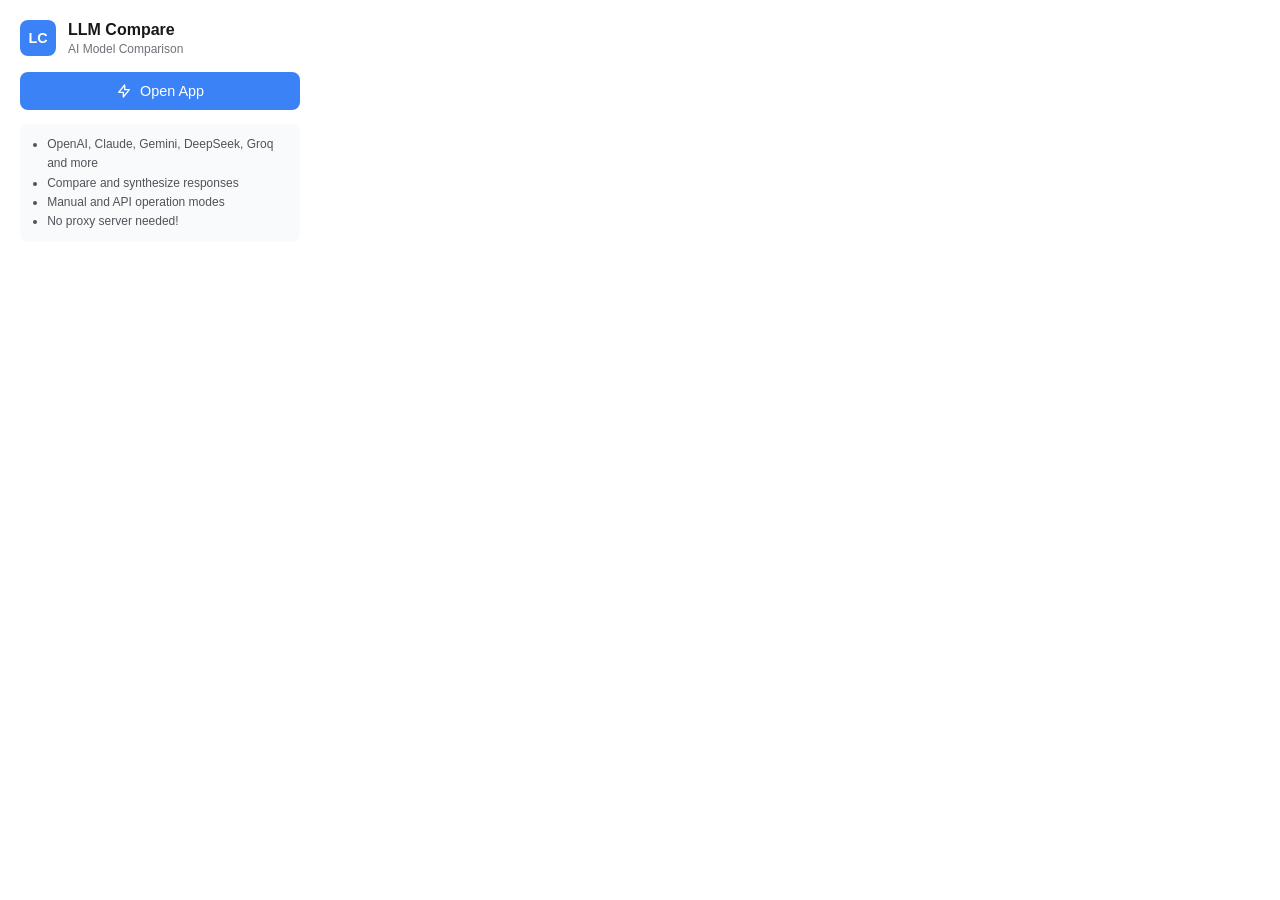
<file: chrome-extension/popup.html>
<!DOCTYPE html>
<html lang="en">
<head>
    <meta charset="UTF-8">
    <meta name="viewport" content="width=device-width, initial-scale=1.0">
    <title>LLM Compare</title>
    <style>
        * { box-sizing: border-box; margin: 0; padding: 0; }
        body {
            width: 320px;
            min-height: 180px;
            font-family: -apple-system, BlinkMacSystemFont, 'Segoe UI', Roboto, sans-serif;
            background: #ffffff;
            color: #18181b;
            padding: 1.25rem;
        }
        .header {
            display: flex;
            align-items: center;
            gap: 0.75rem;
            margin-bottom: 1rem;
        }
        .logo {
            width: 36px;
            height: 36px;
            background: #3b82f6;
            border-radius: 8px;
            display: flex;
            align-items: center;
            justify-content: center;
            color: white;
            font-weight: 700;
            font-size: 0.9rem;
            flex-shrink: 0;
        }
        .title-wrap h1 {
            font-size: 1rem;
            font-weight: 700;
            color: #18181b;
            line-height: 1.2;
        }
        .title-wrap p {
            font-size: 0.75rem;
            color: #71717a;
            margin-top: 0.15rem;
        }
        .btn {
            display: flex;
            align-items: center;
            justify-content: center;
            gap: 0.5rem;
            width: 100%;
            padding: 0.7rem 1rem;
            border: none;
            border-radius: 0.5rem;
            font-size: 0.9rem;
            font-weight: 500;
            cursor: pointer;
            transition: all 0.2s;
        }
        .btn-primary {
            background: #3b82f6;
            color: white;
        }
        .btn-primary:hover {
            background: #2563eb;
        }
        .btn-outline {
            background: white;
            color: #18181b;
            border: 1px solid #e4e4e7;
            margin-top: 0.5rem;
        }
        .btn-outline:hover {
            background: #f4f4f5;
        }
        .btn svg { width: 16px; height: 16px; }
        .features {
            margin-top: 0.85rem;
            padding: 0.7rem;
            background: #f9fafb;
            border-radius: 0.5rem;
            font-size: 0.75rem;
            color: #52525b;
            line-height: 1.6;
        }
        .features li { margin-left: 1rem; }
    </style>
</head>
<body>
    <div class="header">
        <div class="logo">LC</div>
        <div class="title-wrap">
            <h1>LLM Compare</h1>
            <p>AI Model Comparison</p>
        </div>
    </div>

    <button class="btn btn-primary" id="openApp">
        <svg fill="none" stroke="currentColor" viewBox="0 0 24 24"><path stroke-linecap="round" stroke-linejoin="round" stroke-width="2" d="M13 10V3L4 14h7v7l9-11h-7z"/></svg>
        Open App
    </button>

    <ul class="features">
        <li>OpenAI, Claude, Gemini, DeepSeek, Groq and more</li>
        <li>Compare and synthesize responses</li>
        <li>Manual and API operation modes</li>
        <li>No proxy server needed!</li>
    </ul>

    <script src="popup.js"></script>
</body>
</html>
</file>
<file: chrome-extension/css/styles.css>
:root {
            --bg: #ffffff;
            --bg-body: #f4f4f5;
            --bg-card: #ffffff;
            --bg-card-alt: #fafafa;
            --bg-code: #18181b;
            --bg-code-inline: #f4f4f5;
            --bg-btn: #18181b;
            --bg-btn-hover: #27272a;
            --bg-btn-outline: #ffffff;
            --bg-btn-outline-hover: #f4f4f5;
            --bg-btn-copy: #f4f4f5;
            --bg-btn-copy-hover: #e4e4e7;
            --bg-modal: #ffffff;
            --bg-panel: #ffffff;
            --bg-input: #ffffff;
            --bg-step-active: #18181b;
            --bg-step-completed: #f4f4f5;
            --bg-step-default: #f4f4f5;
            --bg-select-all: #f4f4f5;
            --bg-badge-dark: #18181b;
            --bg-badge-light: #f4f4f5;
            --bg-bubble-user: #18181b;
            --bg-bubble-ai: #f4f4f5;
            --bg-md-pre: #18181b;
            --bg-md-th: #f4f4f5;
            --bg-continuation: #eff6ff;
            --bg-overlay: rgba(0,0,0,0.5);
            --bg-overlay-history: rgba(0,0,0,0.25);
            --bg-gradient-from: #ffffff;
            --bg-gradient-to: #e4e4e7;
            --bg-scrollbar-track: #f4f4f5;
            --bg-hover: #f9fafb;
            --border: #e4e4e7;
            --border-light: #f4f4f5;
            --border-primary: #3b82f6;
            --text: #18181b;
            --text-secondary: #52525b;
            --text-muted: #71717a;
            --text-placeholder: #a1a1aa;
            --text-white: #ffffff;
            --text-blue: #2563eb;
            --text-blue-dark: #1d4ed8;
            --text-red: #ef4444;
            --text-green: #166534;
            --text-green-light: #4ade80;
            --accent: #3b82f6;
            --shadow: -4px 0 24px rgba(0,0,0,0.08);
            --shadow-hover: 0 2px 8px rgba(0,0,0,0.07);
        }
        [data-theme="dark"] {
            --bg: #09090b;
            --bg-body: #09090b;
            --bg-card: #18181b;
            --bg-card-alt: #1c1c1f;
            --bg-code: #0f0f11;
            --bg-code-inline: #27272a;
            --bg-btn: #fafafa;
            --bg-btn-hover: #e4e4e7;
            --bg-btn-outline: #18181b;
            --bg-btn-outline-hover: #27272a;
            --bg-btn-copy: #27272a;
            --bg-btn-copy-hover: #3f3f46;
            --bg-modal: #18181b;
            --bg-panel: #18181b;
            --bg-input: #18181b;
            --bg-step-active: #fafafa;
            --bg-step-completed: #27272a;
            --bg-step-default: #27272a;
            --bg-select-all: #27272a;
            --bg-badge-dark: #fafafa;
            --bg-badge-light: #27272a;
            --bg-bubble-user: #3b82f6;
            --bg-bubble-ai: #27272a;
            --bg-md-pre: #0f0f11;
            --bg-md-th: #27272a;
            --bg-continuation: #172554;
            --bg-overlay: rgba(0,0,0,0.7);
            --bg-overlay-history: rgba(0,0,0,0.5);
            --bg-gradient-from: #09090b;
            --bg-gradient-to: #18181b;
            --bg-scrollbar-track: #27272a;
            --bg-hover: #1c1c1f;
            --border: #27272a;
            --border-light: #1c1c1f;
            --border-primary: #3b82f6;
            --text: #fafafa;
            --text-secondary: #a1a1aa;
            --text-muted: #71717a;
            --text-placeholder: #52525b;
            --text-white: #ffffff;
            --text-blue: #60a5fa;
            --text-blue-dark: #93c5fd;
            --text-red: #f87171;
            --text-green: #4ade80;
            --text-green-light: #4ade80;
            --accent: #3b82f6;
            --shadow: -4px 0 24px rgba(0,0,0,0.3);
            --shadow-hover: 0 2px 8px rgba(0,0,0,0.2);
        }
        * { box-sizing: border-box; }
        html { font-size: 17px; }
        body { font-family: -apple-system, BlinkMacSystemFont, 'Segoe UI', Roboto, sans-serif; font-size: 1rem; background: var(--bg-body); color: var(--text); }
        .step-btn { transition: all 0.2s; }
        .step-btn.active { background: var(--bg-step-active); color: var(--bg); }
        .step-btn.completed { background: var(--bg-step-completed); color: var(--text); }
        .step-btn:not(.active):not(.completed) { background: var(--bg-step-default); color: var(--text-placeholder); }
        .card { background: var(--bg-card); border: 1px solid var(--border); border-radius: 0.6rem; padding: 1.75rem; margin-bottom: 1.1rem; }
        .card-primary { border-color: var(--border-primary); }
        .textarea { width: 100%; border: 1px solid var(--border); border-radius: 0.6rem; padding: 1rem; resize: none; min-height: 150px; font-size: 1rem; background: var(--bg-input); color: var(--text); }
        .textarea:focus { outline: none; border-color: var(--border-primary); box-shadow: 0 0 0 3px rgba(59, 130, 246, 0.1); }
        .input { width: 100%; border: 1px solid var(--border); border-radius: 0.6rem; padding: 0.65rem 1rem; font-size: 1rem; background: var(--bg-input); color: var(--text); }
        .input:focus { outline: none; border-color: var(--border-primary); box-shadow: 0 0 0 3px rgba(59, 130, 246, 0.1); }
        .btn { display: inline-flex; align-items: center; gap: 0.5rem; padding: 0.55rem 1.1rem; border-radius: 0.5rem; font-size: 0.95rem; font-weight: 500; cursor: pointer; border: none; transition: all 0.2s; }
        .btn-primary { background: var(--bg-btn); color: var(--bg); }
        .btn-primary:hover { background: var(--bg-btn-hover); }
        .btn-primary:disabled { background: var(--text-placeholder); cursor: not-allowed; }
        .btn-outline { background: var(--bg-btn-outline); color: var(--text); border: 1px solid var(--border); }
        .btn-outline:hover { background: var(--bg-btn-outline-hover); }
        .btn-copy { background: var(--bg-btn-copy); color: var(--text); }
        .btn-copy:hover { background: var(--bg-btn-copy-hover); }
        .btn-copy.copied { background: #dcfce7; color: #166534; }
        .btn-danger { background: #ef4444; color: white; }
        .btn-danger:hover { background: #dc2626; }
        .btn-sm { padding: 0.4rem 0.8rem; font-size: 0.875rem; }
        .btn-icon { justify-content: center; width: 2.4rem; height: 2.4rem; padding: 0; }
        .btn-icon.btn-sm { width: 2rem; height: 2rem; padding: 0; }
        .btn-icon svg { pointer-events: none; }
        .badge { display: inline-block; padding: 0.3rem 0.65rem; border-radius: 0.3rem; font-size: 0.875rem; font-weight: 500; }
        .badge-dark { background: var(--bg-badge-dark); color: var(--bg); }
        .badge-light { background: var(--bg-badge-light); color: var(--text); }
        .code-block { background: var(--bg-code-inline); border-radius: 0.6rem; padding: 1.2rem; font-family: 'Consolas', 'Monaco', monospace; font-size: 0.875rem; white-space: pre-wrap; word-break: break-word; overflow: hidden; color: var(--text); }
        .step-content { display: none; }
        .step-content.active { display: block; }
        .scrollable { max-height: 360px; overflow-y: auto; }
        .arrow { color: var(--text-placeholder); font-size: 1.2rem; }
        .hidden { display: none; }
        /* Modal */
        .modal-overlay { position: fixed; inset: 0; background: var(--bg-overlay); z-index: 50; display: flex; align-items: center; justify-content: center; padding: 1.5rem; }
        .modal-overlay.hidden { display: none; }
        .modal { background: var(--bg-modal); border-radius: 0.9rem; width: 100%; max-width: 780px; max-height: 90vh; overflow: hidden; display: flex; flex-direction: column; }
        .modal-header { padding: 1.25rem 1.75rem; border-bottom: 1px solid var(--border); display: flex; align-items: center; justify-content: space-between; color: var(--text); }
        .modal-body { padding: 1.75rem; overflow-y: auto; flex: 1; max-height: 60vh; }
        .modal-footer { padding: 1rem 1.75rem; border-top: 1px solid var(--border); display: flex; justify-content: flex-end; gap: 0.65rem; }
        .model-row { display: flex; align-items: center; gap: 1rem; padding: 1rem; border: 1px solid var(--border); border-radius: 0.6rem; margin-bottom: 0.6rem; color: var(--text); }
        .model-row:hover { background: var(--bg-hover); }
        .model-info { flex: 1; min-width: 0; }
        .model-checkbox { width: 20px; height: 20px; cursor: pointer; flex-shrink: 0; margin: 0; vertical-align: middle; }
        #selectAllRow { background: var(--bg-select-all); transition: background 0.2s; align-items: center; }
        #selectAllRow .model-checkbox { margin-right: 0.75rem; }
        #selectAllRow span { line-height: 1; }
        #selectAllRow.selected { background: var(--bg-select-all); }
        #selectAllRow.selected span { color: var(--text-muted) !important; }
        #selectAllRow.selected input { accent-color: var(--accent); }
        .tab-pane { display: none; }
        .tab-pane.active { display: block; }
        .settings-tab { padding: 0.65rem 1.3rem; border-bottom: 2px solid transparent; cursor: pointer; font-size: 1rem; font-weight: 500; color: var(--text-muted); }
        .settings-tab:hover { color: var(--text); }
        .settings-tab.active { border-color: var(--text); color: var(--text); }
        /* Markdown Styles */
        .md-content { font-size: 1rem; line-height: 1.7; color: var(--text); }
        .md-content h1 { font-size: 1.5em; font-weight: 700; margin: 1em 0 0.5em; border-bottom: 1px solid var(--border); padding-bottom: 0.25em; }
        .md-content h2 { font-size: 1.25em; font-weight: 600; margin: 1em 0 0.5em; }
        .md-content h3 { font-size: 1.1em; font-weight: 600; margin: 0.75em 0 0.5em; }
        .md-content p { margin: 0.75em 0; }
        .md-content ul, .md-content ol { margin: 0.5em 0; padding-left: 1.8em; }
        .md-content ul { list-style-type: disc; }
        .md-content ol { list-style-type: decimal; }
        .md-content li { margin: 0.3em 0; line-height: 1.6; }
        .md-content li::marker { color: var(--text-secondary); }
        .md-content code { background: var(--bg-code-inline); padding: 0.15em 0.4em; border-radius: 0.25em; font-size: 0.9em; font-family: 'Consolas', 'Monaco', monospace; color: var(--text); }
        .md-content pre { background: var(--bg-md-pre); color: var(--text-placeholder); padding: 1.2rem; border-radius: 0.6rem; overflow-x: auto; margin: 1em 0; }
        .md-content pre code { background: transparent; padding: 0; color: inherit; font-size: 0.9rem; }
        .md-content blockquote { border-left: 4px solid var(--border); padding-left: 1em; margin: 1em 0; color: var(--text-secondary); font-style: italic; }
        .md-content table { width: 100%; border-collapse: collapse; margin: 1em 0; font-size: 0.95rem; box-shadow: 0 1px 3px rgba(0,0,0,0.1); border-radius: 0.5rem; overflow: hidden; }
        .md-content th, .md-content td { border: 1px solid var(--border); padding: 0.7em 0.9em; text-align: left; user-select: none; -webkit-user-select: none; -moz-user-select: none; -ms-user-select: none; }
        .md-content th { background: var(--bg-md-th); font-weight: 600; font-size: 0.85em; text-transform: uppercase; letter-spacing: 0.03em; }
        .md-content td { background: var(--bg-card); }
        .md-content tr:nth-child(even) td { background: var(--bg-card-alt); }
        .md-content tr:hover td { background: var(--bg-hover); }
        .md-content a { color: var(--text-blue); text-decoration: underline; }
        .md-content hr { border: none; border-top: 1px solid var(--border); margin: 1.5em 0; }
        .md-content strong { font-weight: 600; }
        .md-content em { font-style: italic; }
        /* Collapsible Sections */
        .answer-section { margin-bottom: 1.2rem; border: 1px solid var(--border); border-radius: 0.6rem; overflow: hidden; }
        .answer-section-header { display: flex; align-items: center; justify-content: space-between; padding: 1rem 1.25rem; background: var(--bg-card-alt); cursor: pointer; -webkit-user-select: none; user-select: none; }
        .answer-section-header:hover { background: var(--bg-btn-copy); }
        .answer-section-header-left { display: flex; align-items: center; gap: 0.6rem; }
        .answer-section-toggle { width: 24px; height: 24px; transition: transform 0.2s; color: var(--text-muted); }
        .answer-section-toggle.collapsed { transform: rotate(-90deg); }
        .answer-section-content { border-top: 1px solid var(--border); padding: 1.25rem; background: var(--bg-card); }
        .answer-section-content.collapsed { display: none; }
        /* Code Block with Copy */
        .code-block-wrapper { position: relative; background: var(--bg-code); border-radius: 0.6rem; margin: 1em 0; }
        .code-block-wrapper .code-lang { position: absolute; top: 0.65rem; left: 0.85rem; color: var(--text-muted); font-size: 0.8rem; text-transform: uppercase; letter-spacing: 0.05em; }
        .code-block-wrapper pre { margin: 0; padding: 1.2rem; padding-top: 2.5rem; overflow-x: auto; }
        .code-block-wrapper pre code { background: transparent; color: var(--text-placeholder); font-size: 0.9rem; }
        .code-copy-btn { position: absolute; top: 0.5rem; right: 0.5rem; width: 2rem; height: 2rem; padding: 0; background: rgba(255,255,255,0.1); color: var(--text-placeholder); border: none; border-radius: 0.3rem; font-size: 0.8rem; cursor: pointer; display: flex; align-items: center; justify-content: center; }
        .code-copy-btn:hover { background: rgba(255,255,255,0.2); }
        .code-copy-btn.copied { background: rgba(34, 197, 94, 0.3); color: #4ade80; }
        /* History Panel */
        .history-panel { position: fixed; right: 0; top: 0; bottom: 0; width: 400px; max-width: 95vw; background: var(--bg-panel); border-left: 1px solid var(--border); z-index: 48; display: flex; flex-direction: column; transform: translateX(100%); transition: transform 0.3s cubic-bezier(.4,0,.2,1); box-shadow: var(--shadow); }
        .history-panel.open { transform: translateX(0); }
        .history-overlay { position: fixed; inset: 0; background: var(--bg-overlay-history); z-index: 47; display: none; cursor: pointer; }
        .history-overlay.open { display: block; }
        .history-header { padding: 1.1rem 1.4rem; border-bottom: 1px solid var(--border); display: flex; align-items: center; justify-content: space-between; flex-shrink: 0; color: var(--text); }
        .history-body { flex: 1; overflow-y: auto; padding: 1rem 1.1rem; }
        /* Thread entry */
        .thread-entry { border: 1px solid var(--border); border-radius: 0.5rem; margin-bottom: 0.65rem; overflow: hidden; transition: box-shadow 0.15s; }
        .thread-entry:hover { box-shadow: var(--shadow-hover); }
        .thread-entry-header { padding: 0.75rem 1rem; cursor: pointer; background: var(--bg-card-alt); display: flex; align-items: flex-start; justify-content: space-between; gap: 0.5rem; }
        .thread-title { font-size: 0.875rem; color: var(--text); font-weight: 500; line-height: 1.4; }
        .thread-meta { font-size: 0.72rem; color: var(--text-muted); margin-top: 0.25rem; display: flex; gap: 0.6rem; flex-wrap: wrap; }
        .thread-turns { border-top: 1px solid var(--border); }
        .thread-turn-row { padding: 0.5rem 1rem; border-bottom: 1px solid var(--border-light); font-size: 0.78rem; color: var(--text-secondary); display: flex; align-items: center; gap: 0.5rem; cursor: default; }
        .thread-turn-row:last-child { border-bottom: none; }
        .thread-actions { padding: 0.5rem 1rem; background: var(--bg-card); border-top: 1px solid var(--border-light); display: flex; gap: 0.5rem; }
        .history-empty { text-align: center; padding: 3rem 1rem; color: var(--text-placeholder); font-size: 0.9rem; }
        /* In-page chat history */
        .chat-history-wrap { margin-bottom: 1.1rem; border: 1px solid var(--border); border-radius: 0.7rem; overflow: hidden; background: var(--bg-card); }
        .chat-history-head { padding: 0.7rem 1rem; background: var(--bg-card-alt); border-bottom: 1px solid var(--border); display: flex; align-items: center; justify-content: space-between; color: var(--text); }
        .chat-history-body { padding: 1rem; display: flex; flex-direction: column; gap: 0.85rem; max-height: 420px; overflow-y: auto; }
        .chat-turn { display: flex; flex-direction: column; gap: 0.4rem; }
        .chat-bubble-user { align-self: flex-end; background: var(--bg-bubble-user); color: var(--text-white); padding: 0.6rem 0.9rem; border-radius: 0.75rem 0.75rem 0.2rem 0.75rem; font-size: 0.875rem; max-width: 88%; white-space: pre-wrap; word-break: break-word; }
        .chat-bubble-ai { align-self: flex-start; background: var(--bg-bubble-ai); color: var(--text); padding: 0.75rem 1rem; border-radius: 0.75rem 0.75rem 0.75rem 0.2rem; font-size: 0.875rem; max-width: 92%; }
        .chat-bubble-ai .md-content { font-size: 0.875rem; }
        .chat-bubble-ai-collapsed { max-height: 80px; overflow: hidden; position: relative; }
        .chat-bubble-ai-collapsed::after { content: ''; position: absolute; bottom: 0; left: 0; right: 0; height: 30px; background: linear-gradient(transparent, var(--bg-bubble-ai)); pointer-events: none; }
        /* Chat fullscreen modal */
        .chat-fullscreen-overlay { position: fixed; inset: 0; background: rgba(0,0,0,0.5); z-index: 10000; display: none; align-items: center; justify-content: center; padding: 0.5rem; }
        .chat-fullscreen-overlay.open { display: flex; }
        .chat-fullscreen-modal { background: var(--bg-card); border-radius: 1rem; width: 100%; max-width: 1200px; height: 94vh; display: flex; flex-direction: column; box-shadow: 0 25px 50px rgba(0,0,0,0.25); }
        .chat-fullscreen-head { padding: 1rem 1.25rem; border-bottom: 1px solid var(--border); display: flex; align-items: center; justify-content: space-between; flex-shrink: 0; }
        .chat-fullscreen-body { padding: 1.25rem; overflow-y: auto; flex: 1; display: flex; flex-direction: column; gap: 1rem; }
        .chat-fullscreen-body .chat-bubble-ai { max-width: 100%; }
        .chat-fullscreen-body .chat-bubble-user { max-width: 100%; }
        .chat-fullscreen-body .chat-bubble-ai .md-content { font-size: 0.95rem; }
        .chat-fullscreen-body .chat-turn-num { font-size: 0.8rem; }
        .chat-bubble-ai-collapsed::after { content:''; position:absolute; bottom:0; left:0; right:0; height:30px; background: linear-gradient(transparent, var(--bg-bubble-ai)); }
        .chat-turn-num { font-size: 0.7rem; color: var(--text-placeholder); padding: 0 0.2rem; }
        /* Continue Chat Modal */
        .continue-url-row { display: flex; align-items: center; gap: 0.75rem; padding: 0.65rem 0; border-bottom: 1px solid var(--border-light); }
        .continue-url-row:last-child { border-bottom: none; }
        .continue-url-label { width: 90px; flex-shrink: 0; }
        .continue-url-input { flex: 1; border: 1px solid var(--border); border-radius: 0.4rem; padding: 0.45rem 0.7rem; font-size: 0.85rem; background: var(--bg-input); color: var(--text); }
        .continue-url-input:focus { outline: none; border-color: var(--border-primary); }
        .continuation-badge { display: inline-flex; align-items: center; gap: 0.3rem; background: var(--bg-continuation); color: var(--text-blue-dark); border: 1px solid var(--border-primary); padding: 0.2rem 0.55rem; border-radius: 0.3rem; font-size: 0.78rem; font-weight: 500; }
        .model-chat-url-input { width: 100%; border: 1px solid var(--border); border-radius: 0.4rem; padding: 0.45rem 0.7rem; font-size: 0.85rem; background: var(--bg-input); color: var(--text); }
        .model-chat-url-input:focus { outline: none; border-color: var(--border-primary); }
        .btn-auto-send { background: linear-gradient(135deg, #6366f1, #8b5cf6); color: #fff; border: none; font-weight: 600; transition: all 0.2s; }
        .btn-auto-send:hover { background: linear-gradient(135deg, #4f46e5, #7c3aed); transform: translateY(-1px); box-shadow: 0 2px 8px rgba(99,102,241,0.4); }
        .btn-auto-send:disabled { opacity: 0.6; cursor: not-allowed; transform: none; }
        /* Custom Scrollbar */
        ::-webkit-scrollbar { width: 8px; height: 8px; }
        ::-webkit-scrollbar-track { background: var(--bg-scrollbar-track); border-radius: 4px; }
        ::-webkit-scrollbar-thumb { background: var(--text-placeholder); border-radius: 4px; }
        ::-webkit-scrollbar-thumb:hover { background: var(--text-muted); }
        .scrollable::-webkit-scrollbar { width: 6px; }
        .scrollable::-webkit-scrollbar-track { background: transparent; }
        .scrollable::-webkit-scrollbar-thumb { background: var(--border); border-radius: 3px; }
        /* ── MOBILE & TABLET RESPONSIVE ───────────────────────────────────── */

        /* Touch targets */
        @media (max-width: 768px) {
            html { font-size: 14px; }

            /* Main layout */
            body > div, .max-w-5xl { padding-left: 0.75rem !important; padding-right: 0.75rem !important; padding-top: 1rem !important; }

            /* Cards */
            .card { padding: 1rem; margin-bottom: 0.75rem; }

            /* Buttons — bigger touch target */
            .btn { padding: 0.65rem 1rem; font-size: 0.9rem; min-height: 42px; }
            .btn-sm { padding: 0.55rem 0.75rem; font-size: 0.82rem; min-height: 36px; }

            /* Textarea */
            .textarea { min-height: 120px; font-size: 0.95rem; padding: 0.75rem; }

            /* Badges smaller */
            .badge { font-size: 0.78rem; padding: 0.2rem 0.5rem; }

            /* Step navigation — horizontal scroll, no arrows */
            .step-nav-arrows { display: none !important; }
            .step-nav-wrap { gap: 0.25rem !important; flex-wrap: nowrap !important; overflow-x: auto; padding-bottom: 0.4rem; justify-content: flex-start !important; -webkit-overflow-scrolling: touch; scrollbar-width: none; }
            .step-nav-wrap::-webkit-scrollbar { display: none; }
            .step-btn { flex-shrink: 0; padding: 0.5rem 0.8rem !important; font-size: 0.78rem !important; }
            .step-btn span { display: inline !important; }

            /* Header */
            .header-wrap { flex-direction: row; gap: 0.5rem; align-items: center; justify-content: space-between; }
            .header-title { text-align: center; flex: 1; }
            .header-title h1 { font-size: 1.3rem !important; }
            .header-title p { font-size: 0.78rem !important; display: none; }
            .header-btn-group { display: flex; gap: 0.4rem; flex-shrink: 0; }

            /* Card header button groups — stack */
            .card-header-actions { flex-direction: column; align-items: stretch !important; gap: 0.5rem !important; }
            .card-header-actions .btn { width: 100%; justify-content: center; }

            /* Step action rows (Back / Next) */
            .step-actions { flex-wrap: wrap; gap: 0.5rem; }
            .step-actions .btn { flex: 1; min-width: 120px; justify-content: center; }

            /* Modal — bottom sheet on mobile */
            .modal-overlay { align-items: flex-end !important; padding: 0 !important; }
            .modal { border-radius: 1.1rem 1.1rem 0 0 !important; max-height: 92vh !important; max-width: 100% !important; width: 100% !important; }
            .modal-header { padding: 1rem 1.1rem; }
            .modal-body { padding: 1rem 1.1rem; max-height: 65vh !important; }
            .modal-footer { padding: 0.75rem 1.1rem; flex-wrap: wrap; gap: 0.5rem; }
            .modal-footer .btn { flex: 1; justify-content: center; }

            /* History panel — full width */
            .history-panel { width: 100% !important; max-width: 100% !important; }
            .history-header { padding: 0.85rem 1rem; }
            .thread-actions { flex-wrap: wrap; }
            .thread-actions .btn { flex: 1; justify-content: center; }

            /* Continue URL rows — stack label + input */
            .continue-url-row { flex-direction: column; align-items: flex-start !important; gap: 0.35rem; }
            .continue-url-label { width: 100% !important; }
            .continue-url-input { width: 100%; }

            /* Model row — compact */
            .model-row { padding: 0.75rem; gap: 0.5rem; }

            /* Answer section header badges — wrap */
            .answer-section-header-left { flex-wrap: wrap; gap: 0.35rem; }

            /* Result tabs — full width, scrollable */
            .result-tabs-bar { overflow-x: auto; -webkit-overflow-scrolling: touch; scrollbar-width: none; }
            .result-tabs-bar::-webkit-scrollbar { display: none; }
            .tab-btn { white-space: nowrap; flex-shrink: 0; padding: 0.65rem 0.85rem !important; font-size: 0.82rem !important; }

            /* Chat history bubbles */
            .chat-bubble-user { max-width: 95% !important; }
            .chat-bubble-ai { max-width: 98% !important; }
            .chat-history-body { max-height: 320px; padding: 0.75rem; }

            /* Code blocks */
            .code-block-wrapper pre { padding: 0.85rem !important; padding-top: 2.2rem !important; font-size: 0.8rem; }
            .code-copy-btn { width: 1.85rem; height: 1.85rem; padding: 0; }

            /* Settings tabs */
            .settings-tab { padding: 0.55rem 0.9rem; font-size: 0.88rem; }

            /* Scrollable blocks */
            .scrollable { max-height: 260px; }

            /* Model cards textarea */
            #modelCardsContainer .textarea { min-height: 100px; }
        }

        @media (max-width: 768px) {
            .card-top { flex-direction: column; align-items: flex-start !important; }
            .card-top > .btn, .card-top > button { width: 100%; justify-content: center; margin-top: 0.4rem; }
            .card-top > div + .btn { margin-top: 0.5rem; }

            /* Step 5 final answer copy buttons */
            #result-final .card-top .flex { flex-wrap: wrap; width: 100%; }
            #result-final .card-top .flex .btn { flex: 1; justify-content: center; }

            /* Model card action buttons */
            .answer-section-content .flex.flex-wrap { gap: 0.4rem; }
            .answer-section-content .flex.flex-wrap .btn { flex: 1; min-width: 0; justify-content: center; font-size: 0.8rem; }
        }

        [data-theme="dark"] .btn-copy.copied { background: rgba(34,197,94,0.15); color: #4ade80; }
        [data-theme="dark"] .result-tabs-bar { border-color: var(--border); }
        [data-theme="dark"] .tab-btn { border-color: transparent; color: var(--text-muted); }
        [data-theme="dark"] .tab-btn:hover { color: var(--text); }
        [data-theme="dark"] .border-zinc-200 { border-color: var(--border) !important; }
        [data-theme="dark"] .text-zinc-500 { color: var(--text-muted) !important; }
        [data-theme="dark"] .text-zinc-600 { color: var(--text-secondary) !important; }
        [data-theme="dark"] .text-zinc-700 { color: var(--text-secondary) !important; }
        [data-theme="dark"] .text-zinc-900 { color: var(--text) !important; }
        [data-theme="dark"] .text-zinc-300 { color: var(--text-muted) !important; }
        [data-theme="dark"] .text-zinc-400 { color: var(--text-muted) !important; }
        [data-theme="dark"] .bg-zinc-900 { background: var(--bg-step-active) !important; }
        [data-theme="dark"] .border-zinc-900 { border-color: var(--text) !important; }
        [data-theme="dark"] .hover\:bg-red-50:hover { background: rgba(239,68,68,0.1) !important; }
        [data-theme="dark"] .border-red-200 { border-color: rgba(239,68,68,0.3) !important; }
        [data-theme="dark"] .hover\:bg-zinc-100:hover { background: var(--bg-hover) !important; }
        [data-theme="dark"] .bg-white { background: var(--bg-card) !important; }
        [data-theme="dark"] .bg-zinc-100 { background: var(--bg-body) !important; }
        [data-theme="dark"] .bg-zinc-50 { background: var(--bg-card-alt) !important; }
        [data-theme="dark"] select { background: var(--bg-input); color: var(--text); border-color: var(--border); }
        /* Tablet adjustments */
        @media (min-width: 641px) and (max-width: 1024px) {
            .card { padding: 1.25rem; }
            .modal-body { max-height: 55vh !important; }
            .history-panel { width: 340px !important; }
        }

        /* Safe area for notched phones */
        /* Theme transition */
        body, .card, .modal, .history-panel, .btn, .step-btn, .badge, .chat-bubble-user, .chat-bubble-ai, .answer-section, .thread-entry, .model-row, .code-block-wrapper {
            transition: background-color 0.25s ease, color 0.25s ease, border-color 0.25s ease;
        }
        @supports (padding: max(0px)) {
            .modal-footer { padding-bottom: max(0.75rem, env(safe-area-inset-bottom)); }
            body { padding-bottom: env(safe-area-inset-bottom); }
        }

        /* ═══════════════════════════════════════════════════════════════
           ANIMATIONS — Smooth, pleasant transitions throughout the UI
           ═══════════════════════════════════════════════════════════════ */

        /* Fade in animation for cards and sections */
        @keyframes fadeIn {
            from { opacity: 0; transform: translateY(10px); }
            to { opacity: 1; transform: translateY(0); }
        }

        .card {
            animation: fadeIn 0.4s ease-out;
        }

        .step-content.active {
            animation: fadeIn 0.3s ease-out;
        }

        /* Slide in from right for modals */
        @keyframes slideInRight {
            from { opacity: 0; transform: translateX(30px); }
            to { opacity: 1; transform: translateX(0); }
        }

        .modal {
            animation: slideInRight 0.35s ease-out;
        }

        /* Scale up animation for buttons on hover */
        .btn {
            transition: all 0.2s ease, transform 0.15s ease;
        }

        .btn:hover {
            transform: translateY(-1px);
        }

        .btn:active {
            transform: translateY(0) scale(0.98);
        }

        /* Smooth step button transitions */
        .step-btn {
            transition: all 0.3s ease, transform 0.15s ease;
        }

        .step-btn:hover {
            transform: scale(1.02);
        }

        /* Chat bubble entrance animation */
        @keyframes bubbleIn {
            from { 
                opacity: 0; 
                transform: translateY(15px) scale(0.95); 
            }
            to { 
                opacity: 1; 
                transform: translateY(0) scale(1); 
            }
        }

        .chat-bubble-user, .chat-bubble-ai {
            animation: bubbleIn 0.3s ease-out;
        }

        /* Thread entry hover animation */
        .thread-entry {
            transition: all 0.2s ease, transform 0.15s ease;
        }

        .thread-entry:hover {
            transform: translateY(-2px);
            box-shadow: var(--shadow-hover);
        }

        /* Answer section expand animation */
        .answer-section {
            transition: all 0.3s ease;
        }

        .answer-section:hover {
            transform: translateY(-1px);
        }

        /* Model row hover animation */
        .model-row {
            transition: all 0.2s ease, transform 0.15s ease;
        }

        .model-row:hover {
            transform: translateX(3px);
        }

        /* Badge pulse animation */
        @keyframes pulse {
            0%, 100% { opacity: 1; }
            50% { opacity: 0.7; }
        }

        .badge {
            transition: all 0.2s ease;
        }

        /* Code block wrapper entrance */
        @keyframes codeBlockIn {
            from { opacity: 0; transform: scale(0.98); }
            to { opacity: 1; transform: scale(1); }
        }

        .code-block-wrapper {
            animation: codeBlockIn 0.3s ease-out;
        }

        /* Copy button success animation */
        @keyframes copySuccess {
            0% { transform: scale(1); }
            50% { transform: scale(1.1); }
            100% { transform: scale(1); }
        }

        .btn-copy.copied {
            animation: copySuccess 0.3s ease;
        }

        /* Tab button transition */
        .tab-btn {
            transition: all 0.25s ease;
        }

        .tab-btn:hover {
            transform: translateY(-1px);
        }

        /* Settings tab animation */
        .settings-tab {
            transition: all 0.2s ease;
        }

        .settings-tab:hover {
            transform: translateY(-1px);
        }

        /* Input focus animation */
        .input, .textarea {
            transition: all 0.2s ease, box-shadow 0.2s ease;
        }

        .input:focus, .textarea:focus {
            transform: translateY(-1px);
        }

        /* History panel slide animation */
        .history-panel {
            transition: transform 0.35s cubic-bezier(.4,0,.2,1), box-shadow 0.35s ease;
        }

        /* Overlay fade animation */
        @keyframes fadeInOverlay {
            from { opacity: 0; }
            to { opacity: 1; }
        }

        .history-overlay.open {
            animation: fadeInOverlay 0.3s ease;
        }

        .modal-overlay:not(.hidden) {
            animation: fadeInOverlay 0.3s ease;
        }

        /* Chat bubble AI collapsed gradient animation */
        .chat-bubble-ai-collapsed::after {
            animation: fadeInOverlay 0.3s ease;
        }

        /* Scroll to bottom animation */
        @keyframes scrollHint {
            0%, 100% { opacity: 0.5; transform: translateY(0); }
            50% { opacity: 1; transform: translateY(3px); }
        }

        /* Loading spinner animation */
        @keyframes spin {
            from { transform: rotate(0deg); }
            to { transform: rotate(360deg); }
        }

        /* Arrow pulse animation for step navigation */
        .arrow {
            animation: none;
        }

        /* Header wrap animation */
        .header-wrap {
            animation: fadeIn 0.5s ease-out;
        }

        /* Step navigation animation */
        .step-nav-wrap {
            animation: fadeIn 0.4s ease-out 0.1s both;
        }

        /* Card primary border animation */
        .card-primary {
            transition: border-color 0.3s ease, box-shadow 0.3s ease;
        }

        .card-primary:hover {
            box-shadow: 0 4px 12px rgba(59, 130, 246, 0.15);
        }

        /* Continuation badge animation */
        .continuation-badge {
            animation: fadeIn 0.3s ease-out;
        }

        /* Empty state animation */
        .history-empty {
            animation: fadeIn 0.5s ease-out;
        }

        /* Thread turn row hover */
        .thread-turn-row {
            transition: background-color 0.15s ease;
        }

        .thread-turn-row:hover {
            background: var(--bg-hover);
        }

        /* Continue URL input focus */
        .continue-url-input {
            transition: all 0.2s ease;
        }

        .continue-url-input:focus {
            transform: translateY(-1px);
        }

        /* Modal overlay backdrop blur effect */
        .modal-overlay {
            backdrop-filter: none;
            -webkit-backdrop-filter: none;
        }

        /* History overlay subtle blur */
        .history-overlay {
            backdrop-filter: none;
            -webkit-backdrop-filter: none;
        }

        /* ═══════════════════════════════════════════════════════════════
           ADDITIONAL SMOOTH ANIMATIONS — Enhanced UI polish
           ═══════════════════════════════════════════════════════════════ */

        /* Smooth glow effect on input focus */
        @keyframes glowPulse {
            0%, 100% { box-shadow: 0 0 0 3px rgba(59, 130, 246, 0.1); }
            50% { box-shadow: 0 0 0 5px rgba(59, 130, 246, 0.15); }
        }

        .input:focus, .textarea:focus {
            animation: none;
        }

        /* Smooth card entrance with stagger */
        .card:nth-child(1) { animation-delay: 0s; }
        .card:nth-child(2) { animation-delay: 0.1s; }
        .card:nth-child(3) { animation-delay: 0.2s; }

        @keyframes cardEntrance {
            from { 
                opacity: 0; 
                transform: translateY(20px) scale(0.98); 
            }
            to { 
                opacity: 1; 
                transform: translateY(0) scale(1); 
            }
        }

        .card {
            animation: cardEntrance 0.5s ease-out both;
        }

        /* Smooth button press effect */
        .btn {
            position: relative;
            overflow: hidden;
        }

        .btn::after {
            content: '';
            position: absolute;
            top: 50%;
            left: 50%;
            width: 0;
            height: 0;
            background: rgba(255, 255, 255, 0.2);
            border-radius: 50%;
            transform: translate(-50%, -50%);
            transition: width 0.3s, height 0.3s;
        }

        .btn:active::after {
            width: 200px;
            height: 200px;
        }

        /* Smooth step transition */
        @keyframes stepFadeIn {
            from { 
                opacity: 0; 
                transform: translateX(20px); 
            }
            to { 
                opacity: 1; 
                transform: translateX(0); 
            }
        }

        .step-content.active {
            animation: stepFadeIn 0.4s ease-out;
        }

        /* Chat bubble appear animation with bounce */
        @keyframes bubbleBounce {
            0% { 
                opacity: 0; 
                transform: translateY(20px) scale(0.9); 
            }
            60% { 
                transform: translateY(-5px) scale(1.02); 
            }
            100% { 
                opacity: 1; 
                transform: translateY(0) scale(1); 
            }
        }

        .chat-bubble-user, .chat-bubble-ai {
            animation: bubbleBounce 0.4s ease-out;
        }

        /* Smooth loading pulse for buttons */
        @keyframes loadingPulse {
            0%, 100% { opacity: 1; }
            50% { opacity: 0.6; }
        }

        .btn:disabled {
            animation: none;
        }

        /* Step button hover lift effect */
        .step-btn {
            box-shadow: 0 2px 4px rgba(0,0,0,0.05);
            transition: all 0.25s ease, transform 0.15s ease, box-shadow 0.25s ease;
        }

        .step-btn:hover {
            box-shadow: 0 4px 12px rgba(0,0,0,0.1);
        }

        /* Smooth answer section expand */
        @keyframes expandSmooth {
            from { 
                opacity: 0;
                max-height: 0;
            }
            to { 
                opacity: 1;
                max-height: 1000px;
            }
        }

        .answer-section-content:not(.collapsed) {
            animation: expandSmooth 0.3s ease-out;
        }

        /* Subtle badge pop animation */
        @keyframes badgePop {
            0% { transform: scale(0.8); opacity: 0; }
            60% { transform: scale(1.1); }
            100% { transform: scale(1); opacity: 1; }
        }

        .badge {
            animation: badgePop 0.3s ease-out;
        }

        /* Smooth thread entry slide in */
        @keyframes slideInThread {
            from { 
                opacity: 0; 
                transform: translateX(30px); 
            }
            to { 
                opacity: 1; 
                transform: translateX(0); 
            }
        }

        .thread-entry {
            animation: slideInThread 0.3s ease-out;
        }

        /* Smooth model row entrance */
        @keyframes modelRowSlide {
            from { 
                opacity: 0; 
                transform: translateX(-10px); 
            }
            to { 
                opacity: 1; 
                transform: translateX(0); 
            }
        }

        .model-row {
            animation: modelRowSlide 0.25s ease-out;
        }

        /* Smooth continuation badge */
        @keyframes badgeGlow {
            0%, 100% { box-shadow: 0 0 0 0 rgba(59, 130, 246, 0.4); }
            50% { box-shadow: 0 0 0 4px rgba(59, 130, 246, 0); }
        }

        .continuation-badge {
            animation: none;
        }

        /* Smooth input label animation */
        .input:focus + label, .textarea:focus + label {
            transform: translateY(-2px);
            transition: transform 0.2s ease;
        }

        /* Smooth chat turn appear */
        @keyframes chatTurnIn {
            from { 
                opacity: 0; 
                transform: translateY(10px); 
            }
            to { 
                opacity: 1; 
                transform: translateY(0); 
            }
        }

        .chat-turn {
            animation: chatTurnIn 0.4s ease-out;
        }

        /* Smooth arrow bounce */
        @keyframes arrowBounce {
            0%, 100% { transform: translateX(0); }
            50% { transform: translateX(3px); }
        }

        .arrow {
            animation: none;
        }

        /* Smooth code block entrance */
        @keyframes codeFadeIn {
            from { 
                opacity: 0; 
                transform: scale(0.95); 
            }
            to { 
                opacity: 1; 
                transform: scale(1); 
            }
        }

        .code-block {
            animation: codeFadeIn 0.35s ease-out;
        }

        /* Smooth tab transition */
        @keyframes tabSlide {
            from { 
                opacity: 0; 
                transform: translateY(5px); 
            }
            to { 
                opacity: 1; 
                transform: translateY(0); 
            }
        }

        .result-tab:not(.hidden) {
            animation: tabSlide 0.3s ease-out;
        }

        /* Smooth modal content entrance */
        @keyframes modalContentIn {
            from { 
                opacity: 0; 
                transform: scale(0.95) translateY(10px); 
            }
            to { 
                opacity: 1; 
                transform: scale(1) translateY(0); 
            }
        }

        .modal-body {
            animation: modalContentIn 0.3s ease-out 0.1s both;
        }

        /* Smooth history empty state */
        @keyframes emptyStateFade {
            from { opacity: 0; transform: scale(0.9); }
            to { opacity: 1; transform: scale(1); }
        }

        .history-empty {
            animation: emptyStateFade 0.5s ease-out;
        }

        /* Smooth hover lift for interactive elements */
        .btn:hover, .step-btn:hover, .model-row:hover, .thread-entry:hover, .answer-section:hover {
            transition: all 0.2s ease, transform 0.15s ease;
        }

        /* Smooth focus ring animation */
        @keyframes focusRing {
            0% { box-shadow: 0 0 0 0 rgba(59, 130, 246, 0.4); }
            100% { box-shadow: 0 0 0 4px rgba(59, 130, 246, 0); }
        }

        .btn:focus, .input:focus, .textarea:focus {
            animation: focusRing 0.4s ease-out;
        }

        /* Smooth scroll hint animation */
        @keyframes scrollDown {
            0%, 100% { transform: translateY(0); opacity: 0.5; }
            50% { transform: translateY(5px); opacity: 1; }
        }

        /* Smooth loading state for async operations */
        @keyframes shimmer {
            0% { background-position: -200% 0; }
            100% { background-position: 200% 0; }
        }

        .loading-shimmer {
            background: var(--bg-card);
            background-size: auto;
            animation: none;
        }

        /* ═══════════════════════════════════════════════════════════════
           AUTO-SAVE INDICATOR
           ═══════════════════════════════════════════════════════════════ */
        .autosave-indicator {
            position: fixed;
            top: 1rem;
            right: 1rem;
            z-index: 100;
            display: flex;
            align-items: center;
            gap: 0.4rem;
            padding: 0.35rem 0.7rem;
            border-radius: 0.4rem;
            font-size: 0.75rem;
            font-weight: 500;
            background: var(--bg-card);
            border: 1px solid var(--border);
            color: var(--text-muted);
            opacity: 0;
            transform: translateY(-10px);
            transition: opacity 0.3s ease, transform 0.3s ease;
            pointer-events: none;
        }
        .autosave-indicator.visible {
            opacity: 1;
            transform: translateY(0);
        }
        .autosave-indicator.saved {
            color: var(--text-green);
            border-color: #bbf7d0;
        }
        .autosave-indicator.warning {
            color: #a16207;
            border-color: #fcd34d;
        }
        .autosave-indicator.error {
            color: var(--text-red);
            border-color: #fca5a5;
        }
        [data-theme="dark"] .autosave-indicator.saved {
            border-color: rgba(34,197,94,0.3);
        }
        [data-theme="dark"] .autosave-indicator.warning {
            color: #facc15;
            border-color: rgba(250,204,21,0.35);
        }
        [data-theme="dark"] .autosave-indicator.error {
            border-color: rgba(248,113,113,0.35);
        }
        .autosave-dot {
            width: 6px;
            height: 6px;
            border-radius: 50%;
            background: var(--text-muted);
        }
        .autosave-indicator.saving .autosave-dot {
            background: #facc15;
            animation: none;
        }
        .autosave-indicator.saved .autosave-dot {
            background: #22c55e;
        }
        .autosave-indicator.warning .autosave-dot {
            background: #f59e0b;
        }
        .autosave-indicator.error .autosave-dot {
            background: #ef4444;
        }

        /* ═══════════════════════════════════════════════════════════════
           STAR RATING SYSTEM
           ═══════════════════════════════════════════════════════════════ */
        .star-rating {
            display: inline-flex;
            gap: 0.15rem;
            align-items: center;
        }
        .star-btn {
            background: none;
            border: none;
            cursor: pointer;
            padding: 0.1rem;
            font-size: 1.1rem;
            color: var(--text-placeholder);
            transition: transform 0.15s ease, color 0.15s ease;
            line-height: 1;
        }
        .star-btn:hover {
            transform: scale(1.2);
        }
        .star-btn.filled {
            color: #facc15;
        }
        .star-btn.hovered {
            color: #fde68a;
        }
        .rating-label {
            font-size: 0.72rem;
            color: var(--text-muted);
            margin-left: 0.4rem;
        }

        /* ═══════════════════════════════════════════════════════════════
           SIDE-BY-SIDE COMPARISON
           ═══════════════════════════════════════════════════════════════ */
        .comparison-grid {
            display: grid;
            grid-template-columns: repeat(auto-fill, minmax(320px, 1fr));
            gap: 1rem;
        }
        .comparison-card {
            background: var(--bg-card);
            border: 1px solid var(--border);
            border-radius: 0.6rem;
            overflow: hidden;
            display: flex;
            flex-direction: column;
            animation: fadeIn 0.3s ease-out;
        }
        .comparison-card-header {
            padding: 0.75rem 1rem;
            background: var(--bg-card-alt);
            border-bottom: 1px solid var(--border);
            display: flex;
            align-items: center;
            justify-content: space-between;
            gap: 0.5rem;
        }
        .comparison-card-body {
            padding: 1rem;
            flex: 1;
            overflow-y: auto;
            max-height: 350px;
        }
        .comparison-card-body .md-content {
            font-size: 0.875rem;
            line-height: 1.6;
        }
        .comparison-card-footer {
            padding: 0.6rem 1rem;
            border-top: 1px solid var(--border);
            background: var(--bg-card-alt);
            display: flex;
            align-items: center;
            justify-content: space-between;
        }
        .comparison-empty {
            text-align: center;
            padding: 3rem 1rem;
            color: var(--text-placeholder);
            font-size: 0.9rem;
        }
        @media (max-width: 768px) {
            .comparison-grid {
                grid-template-columns: 1fr;
            }
            .comparison-card-body {
                max-height: 250px;
            }
        }

        /* ═══════════════════════════════════════════════════════════════
           LOCAL AI PROVIDER CARDS
           ═══════════════════════════════════════════════════════════════ */
        .lms-provider-card {
            border-color: var(--border);
            background: var(--bg-card);
            color: var(--text);
            transition: all 0.18s ease;
        }
        .lms-provider-card:hover {
            border-color: #818cf8;
            background: rgba(99,102,241,0.04);
            transform: translateY(-2px);
            box-shadow: 0 4px 12px rgba(99,102,241,0.12);
        }
        .lms-provider-card.selected {
            border-color: #6366f1;
            background: rgba(99,102,241,0.08);
            box-shadow: 0 0 0 3px rgba(99,102,241,0.15);
        }
        [data-theme="dark"] .lms-provider-card.selected {
            background: rgba(99,102,241,0.15);
        }
        .lms-status {
            display: inline-flex;
            align-items: center;
            gap: 0.4rem;
            padding: 0.3rem 0.75rem;
            border-radius: 2rem;
            font-size: 0.8rem;
            font-weight: 500;
            transition: all 0.2s;
        }
        .lms-status-dot {
            width: 8px;
            height: 8px;
            border-radius: 50%;
            flex-shrink: 0;
        }
        .lms-status.connected {
            background: #dcfce7;
            color: #15803d;
        }
        .lms-status.connected .lms-status-dot { background: #22c55e; animation: lmsPulse 2s infinite; }
        .lms-status.disconnected {
            background: var(--bg-badge-light);
            color: var(--text-muted);
        }
        .lms-status.disconnected .lms-status-dot { background: var(--text-placeholder); }
        .lms-status.checking {
            background: #fef9c3;
            color: #a16207;
        }
        .lms-status.checking .lms-status-dot { background: #facc15; animation: lmsPulse 0.8s infinite; }
        .lms-status.error {
            background: #fee2e2;
            color: #b91c1c;
        }
        .lms-status.error .lms-status-dot { background: #ef4444; }
        @keyframes lmsPulse {
            0%, 100% { opacity: 1; transform: scale(1); }
            50% { opacity: 0.6; transform: scale(0.85); }
        }
        [data-theme="dark"] .lms-status.connected { background: rgba(34,197,94,0.15); color: #4ade80; }
        [data-theme="dark"] .lms-status.error { background: rgba(239,68,68,0.15); color: #f87171; }
        [data-theme="dark"] .lms-status.checking { background: rgba(250,204,21,0.15); color: #fbbf24; }

        .btn-ai {
            background: linear-gradient(135deg, #6366f1 0%, #8b5cf6 100%);
            color: #fff;
            border: none;
            position: relative;
            overflow: hidden;
        }
        .btn-ai:hover { background: linear-gradient(135deg, #4f46e5 0%, #7c3aed 100%); }
        .btn-ai:disabled { background: var(--text-placeholder); cursor: not-allowed; }
        .btn-ai.loading { pointer-events: none; }
        .btn-ai.loading::after {
            content: '';
            position: absolute;
            top: 0; left: -100%;
            width: 100%; height: 100%;
            background: linear-gradient(90deg, transparent, rgba(255,255,255,0.2), transparent);
            animation: aiShimmer 1.2s infinite;
        }
        @keyframes aiShimmer {
            0% { left: -100%; }
            100% { left: 100%; }
        }
        .ai-result-badge {
            display: inline-flex;
            align-items: center;
            gap: 0.35rem;
            font-size: 0.72rem;
            font-weight: 500;
            color: #6366f1;
            background: rgba(99,102,241,0.1);
            border: 1px solid rgba(99,102,241,0.25);
            padding: 0.2rem 0.55rem;
            border-radius: 0.3rem;
            animation: fadeIn 0.3s ease-out;
        }
        [data-theme="dark"] .ai-result-badge { color: #a5b4fc; background: rgba(99,102,241,0.15); border-color: rgba(99,102,241,0.3); }

        /* ═══════════════════════════════════════════════════════════════
           LOGS PANEL STYLES
           ═══════════════════════════════════════════════════════════════ */
        .log-entry {
            padding: 0.5rem 0.75rem;
            border-bottom: 1px solid var(--border-light);
            font-family: 'Consolas', 'Monaco', monospace;
            font-size: 0.78rem;
            line-height: 1.5;
            display: flex;
            gap: 0.6rem;
            align-items: flex-start;
        }
        .log-entry:last-child { border-bottom: none; }
        .log-entry:hover { background: var(--bg-hover); }
        .log-time { color: var(--text-muted); flex-shrink: 0; font-size: 0.72rem; padding-top: 0.05rem; }
        .log-level {
            flex-shrink: 0;
            font-weight: 700;
            font-size: 0.7rem;
            padding: 0.1rem 0.35rem;
            border-radius: 0.2rem;
            text-transform: uppercase;
            letter-spacing: 0.03em;
        }
        .log-level.info { background: rgba(59,130,246,0.12); color: #3b82f6; }
        .log-level.warn { background: rgba(245,158,11,0.12); color: #d97706; }
        .log-level.error { background: rgba(239,68,68,0.12); color: #ef4444; }
        .log-level.success { background: rgba(34,197,94,0.12); color: #16a34a; }
        .log-message { flex: 1; color: var(--text); word-break: break-word; }
        .log-details { margin-top: 0.25rem; color: var(--text-muted); font-size: 0.72rem; white-space: pre-wrap; word-break: break-all; }
        .logs-empty { text-align: center; padding: 2.5rem 1rem; color: var(--text-placeholder); font-size: 0.9rem; }
        .logs-container {
            background: var(--bg-card-alt);
            border: 1px solid var(--border);
            border-radius: 0.5rem;
            max-height: 340px;
            overflow-y: auto;
        }
        .log-count-badge {
            display: inline-flex;
            align-items: center;
            justify-content: center;
            min-width: 1.3rem;
            height: 1.3rem;
            background: #ef4444;
            color: #fff;
            border-radius: 2rem;
            font-size: 0.68rem;
            font-weight: 700;
            padding: 0 0.3rem;
            margin-left: 0.35rem;
            animation: badgePop 0.3s ease-out;
        }
</file>
<file: firefox-extension/css/styles.css>
:root {
            --bg: #ffffff;
            --bg-body: #f4f4f5;
            --bg-card: #ffffff;
            --bg-card-alt: #fafafa;
            --bg-code: #18181b;
            --bg-code-inline: #f4f4f5;
            --bg-btn: #18181b;
            --bg-btn-hover: #27272a;
            --bg-btn-outline: #ffffff;
            --bg-btn-outline-hover: #f4f4f5;
            --bg-btn-copy: #f4f4f5;
            --bg-btn-copy-hover: #e4e4e7;
            --bg-modal: #ffffff;
            --bg-panel: #ffffff;
            --bg-input: #ffffff;
            --bg-step-active: #18181b;
            --bg-step-completed: #f4f4f5;
            --bg-step-default: #f4f4f5;
            --bg-select-all: #f4f4f5;
            --bg-badge-dark: #18181b;
            --bg-badge-light: #f4f4f5;
            --bg-bubble-user: #18181b;
            --bg-bubble-ai: #f4f4f5;
            --bg-md-pre: #18181b;
            --bg-md-th: #f4f4f5;
            --bg-continuation: #eff6ff;
            --bg-overlay: rgba(0,0,0,0.5);
            --bg-overlay-history: rgba(0,0,0,0.25);
            --bg-gradient-from: #ffffff;
            --bg-gradient-to: #e4e4e7;
            --bg-scrollbar-track: #f4f4f5;
            --bg-hover: #f9fafb;
            --border: #e4e4e7;
            --border-light: #f4f4f5;
            --border-primary: #3b82f6;
            --text: #18181b;
            --text-secondary: #52525b;
            --text-muted: #71717a;
            --text-placeholder: #a1a1aa;
            --text-white: #ffffff;
            --text-blue: #2563eb;
            --text-blue-dark: #1d4ed8;
            --text-red: #ef4444;
            --text-green: #166534;
            --text-green-light: #4ade80;
            --accent: #3b82f6;
            --shadow: -4px 0 24px rgba(0,0,0,0.08);
            --shadow-hover: 0 2px 8px rgba(0,0,0,0.07);
        }
        [data-theme="dark"] {
            --bg: #09090b;
            --bg-body: #09090b;
            --bg-card: #18181b;
            --bg-card-alt: #1c1c1f;
            --bg-code: #0f0f11;
            --bg-code-inline: #27272a;
            --bg-btn: #fafafa;
            --bg-btn-hover: #e4e4e7;
            --bg-btn-outline: #18181b;
            --bg-btn-outline-hover: #27272a;
            --bg-btn-copy: #27272a;
            --bg-btn-copy-hover: #3f3f46;
            --bg-modal: #18181b;
            --bg-panel: #18181b;
            --bg-input: #18181b;
            --bg-step-active: #fafafa;
            --bg-step-completed: #27272a;
            --bg-step-default: #27272a;
            --bg-select-all: #27272a;
            --bg-badge-dark: #fafafa;
            --bg-badge-light: #27272a;
            --bg-bubble-user: #3b82f6;
            --bg-bubble-ai: #27272a;
            --bg-md-pre: #0f0f11;
            --bg-md-th: #27272a;
            --bg-continuation: #172554;
            --bg-overlay: rgba(0,0,0,0.7);
            --bg-overlay-history: rgba(0,0,0,0.5);
            --bg-gradient-from: #09090b;
            --bg-gradient-to: #18181b;
            --bg-scrollbar-track: #27272a;
            --bg-hover: #1c1c1f;
            --border: #27272a;
            --border-light: #1c1c1f;
            --border-primary: #3b82f6;
            --text: #fafafa;
            --text-secondary: #a1a1aa;
            --text-muted: #71717a;
            --text-placeholder: #52525b;
            --text-white: #ffffff;
            --text-blue: #60a5fa;
            --text-blue-dark: #93c5fd;
            --text-red: #f87171;
            --text-green: #4ade80;
            --text-green-light: #4ade80;
            --accent: #3b82f6;
            --shadow: -4px 0 24px rgba(0,0,0,0.3);
            --shadow-hover: 0 2px 8px rgba(0,0,0,0.2);
        }
        * { box-sizing: border-box; }
        html { font-size: 17px; }
        body { font-family: -apple-system, BlinkMacSystemFont, 'Segoe UI', Roboto, sans-serif; font-size: 1rem; background: var(--bg-body); color: var(--text); }
        .step-btn { transition: all 0.2s; }
        .step-btn.active { background: var(--bg-step-active); color: var(--bg); }
        .step-btn.completed { background: var(--bg-step-completed); color: var(--text); }
        .step-btn:not(.active):not(.completed) { background: var(--bg-step-default); color: var(--text-placeholder); }
        .card { background: var(--bg-card); border: 1px solid var(--border); border-radius: 0.6rem; padding: 1.75rem; margin-bottom: 1.1rem; }
        .card-primary { border-color: var(--border-primary); }
        .textarea { width: 100%; border: 1px solid var(--border); border-radius: 0.6rem; padding: 1rem; resize: none; min-height: 150px; font-size: 1rem; background: var(--bg-input); color: var(--text); }
        .textarea:focus { outline: none; border-color: var(--border-primary); box-shadow: 0 0 0 3px rgba(59, 130, 246, 0.1); }
        .input { width: 100%; border: 1px solid var(--border); border-radius: 0.6rem; padding: 0.65rem 1rem; font-size: 1rem; background: var(--bg-input); color: var(--text); }
        .input:focus { outline: none; border-color: var(--border-primary); box-shadow: 0 0 0 3px rgba(59, 130, 246, 0.1); }
        .btn { display: inline-flex; align-items: center; gap: 0.5rem; padding: 0.55rem 1.1rem; border-radius: 0.5rem; font-size: 0.95rem; font-weight: 500; cursor: pointer; border: none; transition: all 0.2s; }
        .btn-primary { background: var(--bg-btn); color: var(--bg); }
        .btn-primary:hover { background: var(--bg-btn-hover); }
        .btn-primary:disabled { background: var(--text-placeholder); cursor: not-allowed; }
        .btn-outline { background: var(--bg-btn-outline); color: var(--text); border: 1px solid var(--border); }
        .btn-outline:hover { background: var(--bg-btn-outline-hover); }
        .btn-copy { background: var(--bg-btn-copy); color: var(--text); }
        .btn-copy:hover { background: var(--bg-btn-copy-hover); }
        .btn-copy.copied { background: #dcfce7; color: #166534; }
        .btn-danger { background: #ef4444; color: white; }
        .btn-danger:hover { background: #dc2626; }
        .btn-sm { padding: 0.4rem 0.8rem; font-size: 0.875rem; }
        .btn-icon { justify-content: center; width: 2.4rem; height: 2.4rem; padding: 0; }
        .btn-icon.btn-sm { width: 2rem; height: 2rem; padding: 0; }
        .btn-icon svg { pointer-events: none; }
        .badge { display: inline-block; padding: 0.3rem 0.65rem; border-radius: 0.3rem; font-size: 0.875rem; font-weight: 500; }
        .badge-dark { background: var(--bg-badge-dark); color: var(--bg); }
        .badge-light { background: var(--bg-badge-light); color: var(--text); }
        .code-block { background: var(--bg-code-inline); border-radius: 0.6rem; padding: 1.2rem; font-family: 'Consolas', 'Monaco', monospace; font-size: 0.875rem; white-space: pre-wrap; word-break: break-word; overflow: hidden; color: var(--text); }
        .step-content { display: none; }
        .step-content.active { display: block; }
        .scrollable { max-height: 360px; overflow-y: auto; }
        .arrow { color: var(--text-placeholder); font-size: 1.2rem; }
        .hidden { display: none; }
        /* Modal */
        .modal-overlay { position: fixed; inset: 0; background: var(--bg-overlay); z-index: 50; display: flex; align-items: center; justify-content: center; padding: 1.5rem; }
        .modal-overlay.hidden { display: none; }
        .modal { background: var(--bg-modal); border-radius: 0.9rem; width: 100%; max-width: 780px; max-height: 90vh; overflow: hidden; display: flex; flex-direction: column; }
        .modal-header { padding: 1.25rem 1.75rem; border-bottom: 1px solid var(--border); display: flex; align-items: center; justify-content: space-between; color: var(--text); }
        .modal-body { padding: 1.75rem; overflow-y: auto; flex: 1; max-height: 60vh; }
        .modal-footer { padding: 1rem 1.75rem; border-top: 1px solid var(--border); display: flex; justify-content: flex-end; gap: 0.65rem; }
        .model-row { display: flex; align-items: center; gap: 1rem; padding: 1rem; border: 1px solid var(--border); border-radius: 0.6rem; margin-bottom: 0.6rem; color: var(--text); }
        .model-row:hover { background: var(--bg-hover); }
        .model-info { flex: 1; min-width: 0; }
        .model-checkbox { width: 20px; height: 20px; cursor: pointer; flex-shrink: 0; margin: 0; vertical-align: middle; }
        #selectAllRow { background: var(--bg-select-all); transition: background 0.2s; align-items: center; }
        #selectAllRow .model-checkbox { margin-right: 0.75rem; }
        #selectAllRow span { line-height: 1; }
        #selectAllRow.selected { background: var(--bg-select-all); }
        #selectAllRow.selected span { color: var(--text-muted) !important; }
        #selectAllRow.selected input { accent-color: var(--accent); }
        .tab-pane { display: none; }
        .tab-pane.active { display: block; }
        .settings-tab { padding: 0.65rem 1.3rem; border-bottom: 2px solid transparent; cursor: pointer; font-size: 1rem; font-weight: 500; color: var(--text-muted); }
        .settings-tab:hover { color: var(--text); }
        .settings-tab.active { border-color: var(--text); color: var(--text); }
        /* Markdown Styles */
        .md-content { font-size: 1rem; line-height: 1.7; color: var(--text); }
        .md-content h1 { font-size: 1.5em; font-weight: 700; margin: 1em 0 0.5em; border-bottom: 1px solid var(--border); padding-bottom: 0.25em; }
        .md-content h2 { font-size: 1.25em; font-weight: 600; margin: 1em 0 0.5em; }
        .md-content h3 { font-size: 1.1em; font-weight: 600; margin: 0.75em 0 0.5em; }
        .md-content p { margin: 0.75em 0; }
        .md-content ul, .md-content ol { margin: 0.5em 0; padding-left: 1.8em; list-style: none; }
        .md-content ul { list-style-type: none; }
        .md-content ol { list-style-type: none; }
        .md-content li { margin: 0.3em 0; line-height: 1.6; }
        .md-content li::marker { display: none; }
        .md-content code { background: var(--bg-code-inline); padding: 0.15em 0.4em; border-radius: 0.25em; font-size: 0.9em; font-family: 'Consolas', 'Monaco', monospace; color: var(--text); }
        .md-content pre { background: var(--bg-md-pre); color: var(--text-placeholder); padding: 1.2rem; border-radius: 0.6rem; overflow-x: auto; margin: 1em 0; }
        .md-content pre code { background: transparent; padding: 0; color: inherit; font-size: 0.9rem; }
        .md-content blockquote { border-left: 4px solid var(--border); padding-left: 1em; margin: 1em 0; color: var(--text-secondary); font-style: italic; }
        .md-content table { width: 100%; border-collapse: collapse; margin: 1em 0; font-size: 0.95rem; box-shadow: 0 1px 3px rgba(0,0,0,0.1); border-radius: 0.5rem; overflow: hidden; }
        .md-content th, .md-content td { border: 1px solid var(--border); padding: 0.7em 0.9em; text-align: left; user-select: none; -webkit-user-select: none; -moz-user-select: none; -ms-user-select: none; }
        .md-content th { background: var(--bg-md-th); font-weight: 600; font-size: 0.85em; text-transform: uppercase; letter-spacing: 0.03em; }
        .md-content td { background: var(--bg-card); }
        .md-content tr:nth-child(even) td { background: var(--bg-card-alt); }
        .md-content tr:hover td { background: var(--bg-hover); }
        .md-content a { color: var(--text-blue); text-decoration: underline; }
        .md-content hr { border: none; border-top: 1px solid var(--border); margin: 1.5em 0; }
        .md-content strong { font-weight: 600; }
        .md-content em { font-style: italic; }
        /* Collapsible Sections */
        .answer-section { margin-bottom: 1.2rem; border: 1px solid var(--border); border-radius: 0.6rem; overflow: hidden; }
        .answer-section-header { display: flex; align-items: center; justify-content: space-between; padding: 1rem 1.25rem; background: var(--bg-card-alt); cursor: pointer; -webkit-user-select: none; user-select: none; }
        .answer-section-header:hover { background: var(--bg-btn-copy); }
        .answer-section-header-left { display: flex; align-items: center; gap: 0.6rem; }
        .answer-section-toggle { width: 24px; height: 24px; transition: transform 0.2s; color: var(--text-muted); }
        .answer-section-toggle.collapsed { transform: rotate(-90deg); }
        .answer-section-content { border-top: 1px solid var(--border); padding: 1.25rem; background: var(--bg-card); }
        .answer-section-content.collapsed { display: none; }
        /* Code Block with Copy */
        .code-block-wrapper { position: relative; background: var(--bg-code); border-radius: 0.6rem; margin: 1em 0; }
        .code-block-wrapper .code-lang { position: absolute; top: 0.65rem; left: 0.85rem; color: var(--text-muted); font-size: 0.8rem; text-transform: uppercase; letter-spacing: 0.05em; }
        .code-block-wrapper pre { margin: 0; padding: 1.2rem; padding-top: 2.5rem; overflow-x: auto; }
        .code-block-wrapper pre code { background: transparent; color: var(--text-placeholder); font-size: 0.9rem; }
        .code-copy-btn { position: absolute; top: 0.5rem; right: 0.5rem; width: 2rem; height: 2rem; padding: 0; background: rgba(255,255,255,0.1); color: var(--text-placeholder); border: none; border-radius: 0.3rem; font-size: 0.8rem; cursor: pointer; display: flex; align-items: center; justify-content: center; }
        .code-copy-btn:hover { background: rgba(255,255,255,0.2); }
        .code-copy-btn.copied { background: rgba(34, 197, 94, 0.3); color: #4ade80; }
        /* History Panel */
        .history-panel { position: fixed; right: 0; top: 0; bottom: 0; width: 400px; max-width: 95vw; background: var(--bg-panel); border-left: 1px solid var(--border); z-index: 48; display: flex; flex-direction: column; transform: translateX(100%); transition: transform 0.3s cubic-bezier(.4,0,.2,1); box-shadow: var(--shadow); }
        .history-panel.open { transform: translateX(0); }
        .history-overlay { position: fixed; inset: 0; background: var(--bg-overlay-history); z-index: 47; display: none; cursor: pointer; }
        .history-overlay.open { display: block; }
        .history-header { padding: 1.1rem 1.4rem; border-bottom: 1px solid var(--border); display: flex; align-items: center; justify-content: space-between; flex-shrink: 0; color: var(--text); }
        .history-body { flex: 1; overflow-y: auto; padding: 1rem 1.1rem; }
        /* Thread entry */
        .thread-entry { border: 1px solid var(--border); border-radius: 0.5rem; margin-bottom: 0.65rem; overflow: hidden; transition: box-shadow 0.15s; }
        .thread-entry:hover { box-shadow: var(--shadow-hover); }
        .thread-entry-header { padding: 0.75rem 1rem; cursor: pointer; background: var(--bg-card-alt); display: flex; align-items: flex-start; justify-content: space-between; gap: 0.5rem; }
        .thread-title { font-size: 0.875rem; color: var(--text); font-weight: 500; line-height: 1.4; }
        .thread-meta { font-size: 0.72rem; color: var(--text-muted); margin-top: 0.25rem; display: flex; gap: 0.6rem; flex-wrap: wrap; }
        .thread-turns { border-top: 1px solid var(--border); }
        .thread-turn-row { padding: 0.5rem 1rem; border-bottom: 1px solid var(--border-light); font-size: 0.78rem; color: var(--text-secondary); display: flex; align-items: center; gap: 0.5rem; cursor: default; }
        .thread-turn-row:last-child { border-bottom: none; }
        .thread-actions { padding: 0.5rem 1rem; background: var(--bg-card); border-top: 1px solid var(--border-light); display: flex; gap: 0.5rem; }
        .history-empty { text-align: center; padding: 3rem 1rem; color: var(--text-placeholder); font-size: 0.9rem; }
        /* In-page chat history */
        .chat-history-wrap { margin-bottom: 1.1rem; border: 1px solid var(--border); border-radius: 0.7rem; overflow: hidden; background: var(--bg-card); }
        .chat-history-head { padding: 0.7rem 1rem; background: var(--bg-card-alt); border-bottom: 1px solid var(--border); display: flex; align-items: center; justify-content: space-between; color: var(--text); }
        .chat-history-body { padding: 1rem; display: flex; flex-direction: column; gap: 0.85rem; max-height: 420px; overflow-y: auto; }
        .chat-turn { display: flex; flex-direction: column; gap: 0.4rem; }
        .chat-bubble-user { align-self: flex-end; background: var(--bg-bubble-user); color: var(--text-white); padding: 0.6rem 0.9rem; border-radius: 0.75rem 0.75rem 0.2rem 0.75rem; font-size: 0.875rem; max-width: 88%; white-space: pre-wrap; word-break: break-word; }
        .chat-bubble-ai { align-self: flex-start; background: var(--bg-bubble-ai); color: var(--text); padding: 0.75rem 1rem; border-radius: 0.75rem 0.75rem 0.75rem 0.2rem; font-size: 0.875rem; max-width: 92%; }
        .chat-bubble-ai .md-content { font-size: 0.875rem; }
        .chat-bubble-ai-collapsed { max-height: 80px; overflow: hidden; position: relative; }
        .chat-bubble-ai-collapsed::after { content: ''; position: absolute; bottom: 0; left: 0; right: 0; height: 30px; background: linear-gradient(transparent, var(--bg-bubble-ai)); pointer-events: none; }
        /* Chat fullscreen modal */
        .chat-fullscreen-overlay { position: fixed; inset: 0; background: rgba(0,0,0,0.5); z-index: 10000; display: none; align-items: center; justify-content: center; padding: 0.5rem; }
        .chat-fullscreen-overlay.open { display: flex; }
        .chat-fullscreen-modal { background: var(--bg-card); border-radius: 1rem; width: 100%; max-width: 1200px; height: 94vh; display: flex; flex-direction: column; box-shadow: 0 25px 50px rgba(0,0,0,0.25); }
        .chat-fullscreen-head { padding: 1rem 1.25rem; border-bottom: 1px solid var(--border); display: flex; align-items: center; justify-content: space-between; flex-shrink: 0; }
        .chat-fullscreen-body { padding: 1.25rem; overflow-y: auto; flex: 1; display: flex; flex-direction: column; gap: 1rem; }
        .chat-fullscreen-body .chat-bubble-ai { max-width: 100%; }
        .chat-fullscreen-body .chat-bubble-user { max-width: 100%; }
        .chat-fullscreen-body .chat-bubble-ai .md-content { font-size: 0.95rem; }
        .chat-fullscreen-body .chat-turn-num { font-size: 0.8rem; }
        .chat-bubble-ai-collapsed::after { content:''; position:absolute; bottom:0; left:0; right:0; height:30px; background: linear-gradient(transparent, var(--bg-bubble-ai)); }
        .chat-turn-num { font-size: 0.7rem; color: var(--text-placeholder); padding: 0 0.2rem; }
        /* Continue Chat Modal */
        .continue-url-row { display: flex; align-items: center; gap: 0.75rem; padding: 0.65rem 0; border-bottom: 1px solid var(--border-light); }
        .continue-url-row:last-child { border-bottom: none; }
        .continue-url-label { width: 90px; flex-shrink: 0; }
        .continue-url-input { flex: 1; border: 1px solid var(--border); border-radius: 0.4rem; padding: 0.45rem 0.7rem; font-size: 0.85rem; background: var(--bg-input); color: var(--text); }
        .continue-url-input:focus { outline: none; border-color: var(--border-primary); }
        .continuation-badge { display: inline-flex; align-items: center; gap: 0.3rem; background: var(--bg-continuation); color: var(--text-blue-dark); border: 1px solid var(--border-primary); padding: 0.2rem 0.55rem; border-radius: 0.3rem; font-size: 0.78rem; font-weight: 500; }
        .model-chat-url-input { width: 100%; border: 1px solid var(--border); border-radius: 0.4rem; padding: 0.45rem 0.7rem; font-size: 0.85rem; background: var(--bg-input); color: var(--text); }
        .model-chat-url-input:focus { outline: none; border-color: var(--border-primary); }
        .btn-auto-send { background: linear-gradient(135deg, #6366f1, #8b5cf6); color: #fff; border: none; font-weight: 600; transition: all 0.2s; }
        .btn-auto-send:hover { background: linear-gradient(135deg, #4f46e5, #7c3aed); transform: translateY(-1px); box-shadow: 0 2px 8px rgba(99,102,241,0.4); }
        .btn-auto-send:disabled { opacity: 0.6; cursor: not-allowed; transform: none; }
        /* Custom Scrollbar */
        ::-webkit-scrollbar { width: 8px; height: 8px; }
        ::-webkit-scrollbar-track { background: var(--bg-scrollbar-track); border-radius: 4px; }
        ::-webkit-scrollbar-thumb { background: var(--text-placeholder); border-radius: 4px; }
        ::-webkit-scrollbar-thumb:hover { background: var(--text-muted); }
        .scrollable::-webkit-scrollbar { width: 6px; }
        .scrollable::-webkit-scrollbar-track { background: transparent; }
        .scrollable::-webkit-scrollbar-thumb { background: var(--border); border-radius: 3px; }
        /* ── MOBILE & TABLET RESPONSIVE ───────────────────────────────────── */

        /* Touch targets */
        @media (max-width: 768px) {
            html { font-size: 14px; }

            /* Main layout */
            body > div, .max-w-5xl { padding-left: 0.75rem !important; padding-right: 0.75rem !important; padding-top: 1rem !important; }

            /* Cards */
            .card { padding: 1rem; margin-bottom: 0.75rem; }

            /* Buttons — bigger touch target */
            .btn { padding: 0.65rem 1rem; font-size: 0.9rem; min-height: 42px; }
            .btn-sm { padding: 0.55rem 0.75rem; font-size: 0.82rem; min-height: 36px; }

            /* Textarea */
            .textarea { min-height: 120px; font-size: 0.95rem; padding: 0.75rem; }

            /* Badges smaller */
            .badge { font-size: 0.78rem; padding: 0.2rem 0.5rem; }

            /* Step navigation — horizontal scroll, no arrows */
            .step-nav-arrows { display: none !important; }
            .step-nav-wrap { gap: 0.25rem !important; flex-wrap: nowrap !important; overflow-x: auto; padding-bottom: 0.4rem; justify-content: flex-start !important; -webkit-overflow-scrolling: touch; scrollbar-width: none; }
            .step-nav-wrap::-webkit-scrollbar { display: none; }
            .step-btn { flex-shrink: 0; padding: 0.5rem 0.8rem !important; font-size: 0.78rem !important; }
            .step-btn span { display: inline !important; }

            /* Header */
            .header-wrap { flex-direction: row; gap: 0.5rem; align-items: center; justify-content: space-between; }
            .header-title { text-align: center; flex: 1; }
            .header-title h1 { font-size: 1.3rem !important; }
            .header-title p { font-size: 0.78rem !important; display: none; }
            .header-btn-group { display: flex; gap: 0.4rem; flex-shrink: 0; }

            /* Card header button groups — stack */
            .card-header-actions { flex-direction: column; align-items: stretch !important; gap: 0.5rem !important; }
            .card-header-actions .btn { width: 100%; justify-content: center; }

            /* Step action rows (Back / Next) */
            .step-actions { flex-wrap: wrap; gap: 0.5rem; }
            .step-actions .btn { flex: 1; min-width: 120px; justify-content: center; }

            /* Modal — bottom sheet on mobile */
            .modal-overlay { align-items: flex-end !important; padding: 0 !important; }
            .modal { border-radius: 1.1rem 1.1rem 0 0 !important; max-height: 92vh !important; max-width: 100% !important; width: 100% !important; }
            .modal-header { padding: 1rem 1.1rem; }
            .modal-body { padding: 1rem 1.1rem; max-height: 65vh !important; }
            .modal-footer { padding: 0.75rem 1.1rem; flex-wrap: wrap; gap: 0.5rem; }
            .modal-footer .btn { flex: 1; justify-content: center; }

            /* History panel — full width */
            .history-panel { width: 100% !important; max-width: 100% !important; }
            .history-header { padding: 0.85rem 1rem; }
            .thread-actions { flex-wrap: wrap; }
            .thread-actions .btn { flex: 1; justify-content: center; }

            /* Continue URL rows — stack label + input */
            .continue-url-row { flex-direction: column; align-items: flex-start !important; gap: 0.35rem; }
            .continue-url-label { width: 100% !important; }
            .continue-url-input { width: 100%; }

            /* Model row — compact */
            .model-row { padding: 0.75rem; gap: 0.5rem; }

            /* Answer section header badges — wrap */
            .answer-section-header-left { flex-wrap: wrap; gap: 0.35rem; }

            /* Result tabs — full width, scrollable */
            .result-tabs-bar { overflow-x: auto; -webkit-overflow-scrolling: touch; scrollbar-width: none; }
            .result-tabs-bar::-webkit-scrollbar { display: none; }
            .tab-btn { white-space: nowrap; flex-shrink: 0; padding: 0.65rem 0.85rem !important; font-size: 0.82rem !important; }

            /* Chat history bubbles */
            .chat-bubble-user { max-width: 95% !important; }
            .chat-bubble-ai { max-width: 98% !important; }
            .chat-history-body { max-height: 320px; padding: 0.75rem; }

            /* Code blocks */
            .code-block-wrapper pre { padding: 0.85rem !important; padding-top: 2.2rem !important; font-size: 0.8rem; }
            .code-copy-btn { width: 1.85rem; height: 1.85rem; padding: 0; }

            /* Settings tabs */
            .settings-tab { padding: 0.55rem 0.9rem; font-size: 0.88rem; }

            /* Scrollable blocks */
            .scrollable { max-height: 260px; }

            /* Model cards textarea */
            #modelCardsContainer .textarea { min-height: 100px; }
        }

        @media (max-width: 768px) {
            .card-top { flex-direction: column; align-items: flex-start !important; }
            .card-top > .btn, .card-top > button { width: 100%; justify-content: center; margin-top: 0.4rem; }
            .card-top > div + .btn { margin-top: 0.5rem; }

            /* Step 5 final answer copy buttons */
            #result-final .card-top .flex { flex-wrap: wrap; width: 100%; }
            #result-final .card-top .flex .btn { flex: 1; justify-content: center; }

            /* Model card action buttons */
            .answer-section-content .flex.flex-wrap { gap: 0.4rem; }
            .answer-section-content .flex.flex-wrap .btn { flex: 1; min-width: 0; justify-content: center; font-size: 0.8rem; }
        }

        [data-theme="dark"] .btn-copy.copied { background: rgba(34,197,94,0.15); color: #4ade80; }
        [data-theme="dark"] .result-tabs-bar { border-color: var(--border); }
        [data-theme="dark"] .tab-btn { border-color: transparent; color: var(--text-muted); }
        [data-theme="dark"] .tab-btn:hover { color: var(--text); }
        [data-theme="dark"] .border-zinc-200 { border-color: var(--border) !important; }
        [data-theme="dark"] .text-zinc-500 { color: var(--text-muted) !important; }
        [data-theme="dark"] .text-zinc-600 { color: var(--text-secondary) !important; }
        [data-theme="dark"] .text-zinc-700 { color: var(--text-secondary) !important; }
        [data-theme="dark"] .text-zinc-900 { color: var(--text) !important; }
        [data-theme="dark"] .text-zinc-300 { color: var(--text-muted) !important; }
        [data-theme="dark"] .text-zinc-400 { color: var(--text-muted) !important; }
        [data-theme="dark"] .bg-zinc-900 { background: var(--bg-step-active) !important; }
        [data-theme="dark"] .border-zinc-900 { border-color: var(--text) !important; }
        [data-theme="dark"] .hover\:bg-red-50:hover { background: rgba(239,68,68,0.1) !important; }
        [data-theme="dark"] .border-red-200 { border-color: rgba(239,68,68,0.3) !important; }
        [data-theme="dark"] .hover\:bg-zinc-100:hover { background: var(--bg-hover) !important; }
        [data-theme="dark"] .bg-white { background: var(--bg-card) !important; }
        [data-theme="dark"] .bg-zinc-100 { background: var(--bg-body) !important; }
        [data-theme="dark"] .bg-zinc-50 { background: var(--bg-card-alt) !important; }
        [data-theme="dark"] select { background: var(--bg-input); color: var(--text); border-color: var(--border); }
        /* Tablet adjustments */
        @media (min-width: 641px) and (max-width: 1024px) {
            .card { padding: 1.25rem; }
            .modal-body { max-height: 55vh !important; }
            .history-panel { width: 340px !important; }
        }

        /* Safe area for notched phones */
        /* Theme transition */
        body, .card, .modal, .history-panel, .btn, .step-btn, .badge, .chat-bubble-user, .chat-bubble-ai, .answer-section, .thread-entry, .model-row, .code-block-wrapper {
            transition: background-color 0.25s ease, color 0.25s ease, border-color 0.25s ease;
        }
        @supports (padding: max(0px)) {
            .modal-footer { padding-bottom: max(0.75rem, env(safe-area-inset-bottom)); }
            body { padding-bottom: env(safe-area-inset-bottom); }
        }

        /* ═══════════════════════════════════════════════════════════════
           ANIMATIONS — Smooth, pleasant transitions throughout the UI
           ═══════════════════════════════════════════════════════════════ */

        /* Fade in animation for cards and sections */
        @keyframes fadeIn {
            from { opacity: 0; transform: translateY(10px); }
            to { opacity: 1; transform: translateY(0); }
        }

        .card {
            animation: fadeIn 0.4s ease-out;
        }

        .step-content.active {
            animation: fadeIn 0.3s ease-out;
        }

        /* Slide in from right for modals */
        @keyframes slideInRight {
            from { opacity: 0; transform: translateX(30px); }
            to { opacity: 1; transform: translateX(0); }
        }

        .modal {
            animation: slideInRight 0.35s ease-out;
        }

        /* Scale up animation for buttons on hover */
        .btn {
            transition: all 0.2s ease, transform 0.15s ease;
        }

        .btn:hover {
            transform: translateY(-1px);
        }

        .btn:active {
            transform: translateY(0) scale(0.98);
        }

        /* Smooth step button transitions */
        .step-btn {
            transition: all 0.3s ease, transform 0.15s ease;
        }

        .step-btn:hover {
            transform: scale(1.02);
        }

        /* Chat bubble entrance animation */
        @keyframes bubbleIn {
            from { 
                opacity: 0; 
                transform: translateY(15px) scale(0.95); 
            }
            to { 
                opacity: 1; 
                transform: translateY(0) scale(1); 
            }
        }

        .chat-bubble-user, .chat-bubble-ai {
            animation: bubbleIn 0.3s ease-out;
        }

        /* Thread entry hover animation */
        .thread-entry {
            transition: all 0.2s ease, transform 0.15s ease;
        }

        .thread-entry:hover {
            transform: translateY(-2px);
            box-shadow: var(--shadow-hover);
        }

        /* Answer section expand animation */
        .answer-section {
            transition: all 0.3s ease;
        }

        .answer-section:hover {
            transform: translateY(-1px);
        }

        /* Model row hover animation */
        .model-row {
            transition: all 0.2s ease, transform 0.15s ease;
        }

        .model-row:hover {
            transform: translateX(3px);
        }

        /* Badge pulse animation */
        @keyframes pulse {
            0%, 100% { opacity: 1; }
            50% { opacity: 0.7; }
        }

        .badge {
            transition: all 0.2s ease;
        }

        /* Code block wrapper entrance */
        @keyframes codeBlockIn {
            from { opacity: 0; transform: scale(0.98); }
            to { opacity: 1; transform: scale(1); }
        }

        .code-block-wrapper {
            animation: codeBlockIn 0.3s ease-out;
        }

        /* Copy button success animation */
        @keyframes copySuccess {
            0% { transform: scale(1); }
            50% { transform: scale(1.1); }
            100% { transform: scale(1); }
        }

        .btn-copy.copied {
            animation: copySuccess 0.3s ease;
        }

        /* Tab button transition */
        .tab-btn {
            transition: all 0.25s ease;
        }

        .tab-btn:hover {
            transform: translateY(-1px);
        }

        /* Settings tab animation */
        .settings-tab {
            transition: all 0.2s ease;
        }

        .settings-tab:hover {
            transform: translateY(-1px);
        }

        /* Input focus animation */
        .input, .textarea {
            transition: all 0.2s ease, box-shadow 0.2s ease;
        }

        .input:focus, .textarea:focus {
            transform: translateY(-1px);
        }

        /* History panel slide animation */
        .history-panel {
            transition: transform 0.35s cubic-bezier(.4,0,.2,1), box-shadow 0.35s ease;
        }

        /* Overlay fade animation */
        @keyframes fadeInOverlay {
            from { opacity: 0; }
            to { opacity: 1; }
        }

        .history-overlay.open {
            animation: fadeInOverlay 0.3s ease;
        }

        .modal-overlay:not(.hidden) {
            animation: fadeInOverlay 0.3s ease;
        }

        /* Chat bubble AI collapsed gradient animation */
        .chat-bubble-ai-collapsed::after {
            animation: fadeInOverlay 0.3s ease;
        }

        /* Scroll to bottom animation */
        @keyframes scrollHint {
            0%, 100% { opacity: 0.5; transform: translateY(0); }
            50% { opacity: 1; transform: translateY(3px); }
        }

        /* Loading spinner animation */
        @keyframes spin {
            from { transform: rotate(0deg); }
            to { transform: rotate(360deg); }
        }

        /* Arrow pulse animation for step navigation */
        .arrow {
            animation: none;
        }

        /* Header wrap animation */
        .header-wrap {
            animation: fadeIn 0.5s ease-out;
        }

        /* Step navigation animation */
        .step-nav-wrap {
            animation: fadeIn 0.4s ease-out 0.1s both;
        }

        /* Card primary border animation */
        .card-primary {
            transition: border-color 0.3s ease, box-shadow 0.3s ease;
        }

        .card-primary:hover {
            box-shadow: 0 4px 12px rgba(59, 130, 246, 0.15);
        }

        /* Continuation badge animation */
        .continuation-badge {
            animation: fadeIn 0.3s ease-out;
        }

        /* Empty state animation */
        .history-empty {
            animation: fadeIn 0.5s ease-out;
        }

        /* Thread turn row hover */
        .thread-turn-row {
            transition: background-color 0.15s ease;
        }

        .thread-turn-row:hover {
            background: var(--bg-hover);
        }

        /* Continue URL input focus */
        .continue-url-input {
            transition: all 0.2s ease;
        }

        .continue-url-input:focus {
            transform: translateY(-1px);
        }

        /* Modal overlay backdrop blur effect */
        .modal-overlay {
            backdrop-filter: none;
            -webkit-backdrop-filter: none;
        }

        /* History overlay subtle blur */
        .history-overlay {
            backdrop-filter: none;
            -webkit-backdrop-filter: none;
        }

        /* ═══════════════════════════════════════════════════════════════
           ADDITIONAL SMOOTH ANIMATIONS — Enhanced UI polish
           ═══════════════════════════════════════════════════════════════ */

        /* Smooth glow effect on input focus */
        @keyframes glowPulse {
            0%, 100% { box-shadow: 0 0 0 3px rgba(59, 130, 246, 0.1); }
            50% { box-shadow: 0 0 0 5px rgba(59, 130, 246, 0.15); }
        }

        .input:focus, .textarea:focus {
            animation: none;
        }

        /* Smooth card entrance with stagger */
        .card:nth-child(1) { animation-delay: 0s; }
        .card:nth-child(2) { animation-delay: 0.1s; }
        .card:nth-child(3) { animation-delay: 0.2s; }

        @keyframes cardEntrance {
            from { 
                opacity: 0; 
                transform: translateY(20px) scale(0.98); 
            }
            to { 
                opacity: 1; 
                transform: translateY(0) scale(1); 
            }
        }

        .card {
            animation: cardEntrance 0.5s ease-out both;
        }

        /* Smooth button press effect */
        .btn {
            position: relative;
            overflow: hidden;
        }

        .btn::after {
            content: '';
            position: absolute;
            top: 50%;
            left: 50%;
            width: 0;
            height: 0;
            background: rgba(255, 255, 255, 0.2);
            border-radius: 50%;
            transform: translate(-50%, -50%);
            transition: width 0.3s, height 0.3s;
        }

        .btn:active::after {
            width: 200px;
            height: 200px;
        }

        /* Smooth step transition */
        @keyframes stepFadeIn {
            from { 
                opacity: 0; 
                transform: translateX(20px); 
            }
            to { 
                opacity: 1; 
                transform: translateX(0); 
            }
        }

        .step-content.active {
            animation: stepFadeIn 0.4s ease-out;
        }

        /* Chat bubble appear animation with bounce */
        @keyframes bubbleBounce {
            0% { 
                opacity: 0; 
                transform: translateY(20px) scale(0.9); 
            }
            60% { 
                transform: translateY(-5px) scale(1.02); 
            }
            100% { 
                opacity: 1; 
                transform: translateY(0) scale(1); 
            }
        }

        .chat-bubble-user, .chat-bubble-ai {
            animation: bubbleBounce 0.4s ease-out;
        }

        /* Smooth loading pulse for buttons */
        @keyframes loadingPulse {
            0%, 100% { opacity: 1; }
            50% { opacity: 0.6; }
        }

        .btn:disabled {
            animation: none;
        }

        /* Step button hover lift effect */
        .step-btn {
            box-shadow: 0 2px 4px rgba(0,0,0,0.05);
            transition: all 0.25s ease, transform 0.15s ease, box-shadow 0.25s ease;
        }

        .step-btn:hover {
            box-shadow: 0 4px 12px rgba(0,0,0,0.1);
        }

        /* Smooth answer section expand */
        @keyframes expandSmooth {
            from { 
                opacity: 0;
                max-height: 0;
            }
            to { 
                opacity: 1;
                max-height: 1000px;
            }
        }

        .answer-section-content:not(.collapsed) {
            animation: expandSmooth 0.3s ease-out;
        }

        /* Subtle badge pop animation */
        @keyframes badgePop {
            0% { transform: scale(0.8); opacity: 0; }
            60% { transform: scale(1.1); }
            100% { transform: scale(1); opacity: 1; }
        }

        .badge {
            animation: badgePop 0.3s ease-out;
        }

        /* Smooth thread entry slide in */
        @keyframes slideInThread {
            from { 
                opacity: 0; 
                transform: translateX(30px); 
            }
            to { 
                opacity: 1; 
                transform: translateX(0); 
            }
        }

        .thread-entry {
            animation: slideInThread 0.3s ease-out;
        }

        /* Smooth model row entrance */
        @keyframes modelRowSlide {
            from { 
                opacity: 0; 
                transform: translateX(-10px); 
            }
            to { 
                opacity: 1; 
                transform: translateX(0); 
            }
        }

        .model-row {
            animation: modelRowSlide 0.25s ease-out;
        }

        /* Smooth continuation badge */
        @keyframes badgeGlow {
            0%, 100% { box-shadow: 0 0 0 0 rgba(59, 130, 246, 0.4); }
            50% { box-shadow: 0 0 0 4px rgba(59, 130, 246, 0); }
        }

        .continuation-badge {
            animation: none;
        }

        /* Smooth input label animation */
        .input:focus + label, .textarea:focus + label {
            transform: translateY(-2px);
            transition: transform 0.2s ease;
        }

        /* Smooth chat turn appear */
        @keyframes chatTurnIn {
            from { 
                opacity: 0; 
                transform: translateY(10px); 
            }
            to { 
                opacity: 1; 
                transform: translateY(0); 
            }
        }

        .chat-turn {
            animation: chatTurnIn 0.4s ease-out;
        }

        /* Smooth arrow bounce */
        @keyframes arrowBounce {
            0%, 100% { transform: translateX(0); }
            50% { transform: translateX(3px); }
        }

        .arrow {
            animation: none;
        }

        /* Smooth code block entrance */
        @keyframes codeFadeIn {
            from { 
                opacity: 0; 
                transform: scale(0.95); 
            }
            to { 
                opacity: 1; 
                transform: scale(1); 
            }
        }

        .code-block {
            animation: codeFadeIn 0.35s ease-out;
        }

        /* Smooth tab transition */
        @keyframes tabSlide {
            from { 
                opacity: 0; 
                transform: translateY(5px); 
            }
            to { 
                opacity: 1; 
                transform: translateY(0); 
            }
        }

        .result-tab:not(.hidden) {
            animation: tabSlide 0.3s ease-out;
        }

        /* Smooth modal content entrance */
        @keyframes modalContentIn {
            from { 
                opacity: 0; 
                transform: scale(0.95) translateY(10px); 
            }
            to { 
                opacity: 1; 
                transform: scale(1) translateY(0); 
            }
        }

        .modal-body {
            animation: modalContentIn 0.3s ease-out 0.1s both;
        }

        /* Smooth history empty state */
        @keyframes emptyStateFade {
            from { opacity: 0; transform: scale(0.9); }
            to { opacity: 1; transform: scale(1); }
        }

        .history-empty {
            animation: emptyStateFade 0.5s ease-out;
        }

        /* Smooth hover lift for interactive elements */
        .btn:hover, .step-btn:hover, .model-row:hover, .thread-entry:hover, .answer-section:hover {
            transition: all 0.2s ease, transform 0.15s ease;
        }

        /* Smooth focus ring animation */
        @keyframes focusRing {
            0% { box-shadow: 0 0 0 0 rgba(59, 130, 246, 0.4); }
            100% { box-shadow: 0 0 0 4px rgba(59, 130, 246, 0); }
        }

        .btn:focus, .input:focus, .textarea:focus {
            animation: focusRing 0.4s ease-out;
        }

        /* Smooth scroll hint animation */
        @keyframes scrollDown {
            0%, 100% { transform: translateY(0); opacity: 0.5; }
            50% { transform: translateY(5px); opacity: 1; }
        }

        /* Smooth loading state for async operations */
        @keyframes shimmer {
            0% { background-position: -200% 0; }
            100% { background-position: 200% 0; }
        }

        .loading-shimmer {
            background: var(--bg-card);
            background-size: auto;
            animation: none;
        }

        /* ═══════════════════════════════════════════════════════════════
           AUTO-SAVE INDICATOR
           ═══════════════════════════════════════════════════════════════ */
        .autosave-indicator {
            position: fixed;
            top: 1rem;
            right: 1rem;
            z-index: 100;
            display: flex;
            align-items: center;
            gap: 0.4rem;
            padding: 0.35rem 0.7rem;
            border-radius: 0.4rem;
            font-size: 0.75rem;
            font-weight: 500;
            background: var(--bg-card);
            border: 1px solid var(--border);
            color: var(--text-muted);
            opacity: 0;
            transform: translateY(-10px);
            transition: opacity 0.3s ease, transform 0.3s ease;
            pointer-events: none;
        }
        .autosave-indicator.visible {
            opacity: 1;
            transform: translateY(0);
        }
        .autosave-indicator.saved {
            color: var(--text-green);
            border-color: #bbf7d0;
        }
        .autosave-indicator.warning {
            color: #a16207;
            border-color: #fcd34d;
        }
        .autosave-indicator.error {
            color: var(--text-red);
            border-color: #fca5a5;
        }
        [data-theme="dark"] .autosave-indicator.saved {
            border-color: rgba(34,197,94,0.3);
        }
        [data-theme="dark"] .autosave-indicator.warning {
            color: #facc15;
            border-color: rgba(250,204,21,0.35);
        }
        [data-theme="dark"] .autosave-indicator.error {
            border-color: rgba(248,113,113,0.35);
        }
        .autosave-dot {
            width: 6px;
            height: 6px;
            border-radius: 50%;
            background: var(--text-muted);
        }
        .autosave-indicator.saving .autosave-dot {
            background: #facc15;
            animation: none;
        }
        .autosave-indicator.saved .autosave-dot {
            background: #22c55e;
        }
        .autosave-indicator.warning .autosave-dot {
            background: #f59e0b;
        }
        .autosave-indicator.error .autosave-dot {
            background: #ef4444;
        }

        /* ═══════════════════════════════════════════════════════════════
           STAR RATING SYSTEM
           ═══════════════════════════════════════════════════════════════ */
        .star-rating {
            display: inline-flex;
            gap: 0.15rem;
            align-items: center;
        }
        .star-btn {
            background: none;
            border: none;
            cursor: pointer;
            padding: 0.1rem;
            font-size: 1.1rem;
            color: var(--text-placeholder);
            transition: transform 0.15s ease, color 0.15s ease;
            line-height: 1;
        }
        .star-btn:hover {
            transform: scale(1.2);
        }
        .star-btn.filled {
            color: #facc15;
        }
        .star-btn.hovered {
            color: #fde68a;
        }
        .rating-label {
            font-size: 0.72rem;
            color: var(--text-muted);
            margin-left: 0.4rem;
        }

        /* ═══════════════════════════════════════════════════════════════
           SIDE-BY-SIDE COMPARISON
           ═══════════════════════════════════════════════════════════════ */
        .comparison-grid {
            display: grid;
            grid-template-columns: repeat(auto-fill, minmax(320px, 1fr));
            gap: 1rem;
        }
        .comparison-card {
            background: var(--bg-card);
            border: 1px solid var(--border);
            border-radius: 0.6rem;
            overflow: hidden;
            display: flex;
            flex-direction: column;
            animation: fadeIn 0.3s ease-out;
        }
        .comparison-card-header {
            padding: 0.75rem 1rem;
            background: var(--bg-card-alt);
            border-bottom: 1px solid var(--border);
            display: flex;
            align-items: center;
            justify-content: space-between;
            gap: 0.5rem;
        }
        .comparison-card-body {
            padding: 1rem;
            flex: 1;
            overflow-y: auto;
            max-height: 350px;
        }
        .comparison-card-body .md-content {
            font-size: 0.875rem;
            line-height: 1.6;
        }
        .comparison-card-footer {
            padding: 0.6rem 1rem;
            border-top: 1px solid var(--border);
            background: var(--bg-card-alt);
            display: flex;
            align-items: center;
            justify-content: space-between;
        }
        .comparison-empty {
            text-align: center;
            padding: 3rem 1rem;
            color: var(--text-placeholder);
            font-size: 0.9rem;
        }
        @media (max-width: 768px) {
            .comparison-grid {
                grid-template-columns: 1fr;
            }
            .comparison-card-body {
                max-height: 250px;
            }
        }

        /* ═══════════════════════════════════════════════════════════════
           LOCAL AI PROVIDER CARDS
           ═══════════════════════════════════════════════════════════════ */
        .lms-provider-card {
            border-color: var(--border);
            background: var(--bg-card);
            color: var(--text);
            transition: all 0.18s ease;
        }
        .lms-provider-card:hover {
            border-color: #818cf8;
            background: rgba(99,102,241,0.04);
            transform: translateY(-2px);
            box-shadow: 0 4px 12px rgba(99,102,241,0.12);
        }
        .lms-provider-card.selected {
            border-color: #6366f1;
            background: rgba(99,102,241,0.08);
            box-shadow: 0 0 0 3px rgba(99,102,241,0.15);
        }
        [data-theme="dark"] .lms-provider-card.selected {
            background: rgba(99,102,241,0.15);
        }
        .lms-status {
            display: inline-flex;
            align-items: center;
            gap: 0.4rem;
            padding: 0.3rem 0.75rem;
            border-radius: 2rem;
            font-size: 0.8rem;
            font-weight: 500;
            transition: all 0.2s;
        }
        .lms-status-dot {
            width: 8px;
            height: 8px;
            border-radius: 50%;
            flex-shrink: 0;
        }
        .lms-status.connected {
            background: #dcfce7;
            color: #15803d;
        }
        .lms-status.connected .lms-status-dot { background: #22c55e; animation: lmsPulse 2s infinite; }
        .lms-status.disconnected {
            background: var(--bg-badge-light);
            color: var(--text-muted);
        }
        .lms-status.disconnected .lms-status-dot { background: var(--text-placeholder); }
        .lms-status.checking {
            background: #fef9c3;
            color: #a16207;
        }
        .lms-status.checking .lms-status-dot { background: #facc15; animation: lmsPulse 0.8s infinite; }
        .lms-status.error {
            background: #fee2e2;
            color: #b91c1c;
        }
        .lms-status.error .lms-status-dot { background: #ef4444; }
        @keyframes lmsPulse {
            0%, 100% { opacity: 1; transform: scale(1); }
            50% { opacity: 0.6; transform: scale(0.85); }
        }
        [data-theme="dark"] .lms-status.connected { background: rgba(34,197,94,0.15); color: #4ade80; }
        [data-theme="dark"] .lms-status.error { background: rgba(239,68,68,0.15); color: #f87171; }
        [data-theme="dark"] .lms-status.checking { background: rgba(250,204,21,0.15); color: #fbbf24; }

        .btn-ai {
            background: linear-gradient(135deg, #6366f1 0%, #8b5cf6 100%);
            color: #fff;
            border: none;
            position: relative;
            overflow: hidden;
        }
        .btn-ai:hover { background: linear-gradient(135deg, #4f46e5 0%, #7c3aed 100%); }
        .btn-ai:disabled { background: var(--text-placeholder); cursor: not-allowed; }
        .btn-ai.loading { pointer-events: none; }
        .btn-ai.loading::after {
            content: '';
            position: absolute;
            top: 0; left: -100%;
            width: 100%; height: 100%;
            background: linear-gradient(90deg, transparent, rgba(255,255,255,0.2), transparent);
            animation: aiShimmer 1.2s infinite;
        }
        @keyframes aiShimmer {
            0% { left: -100%; }
            100% { left: 100%; }
        }
        .ai-result-badge {
            display: inline-flex;
            align-items: center;
            gap: 0.35rem;
            font-size: 0.72rem;
            font-weight: 500;
            color: #6366f1;
            background: rgba(99,102,241,0.1);
            border: 1px solid rgba(99,102,241,0.25);
            padding: 0.2rem 0.55rem;
            border-radius: 0.3rem;
            animation: fadeIn 0.3s ease-out;
        }
        [data-theme="dark"] .ai-result-badge { color: #a5b4fc; background: rgba(99,102,241,0.15); border-color: rgba(99,102,241,0.3); }

        /* ═══════════════════════════════════════════════════════════════
           LOGS PANEL STYLES
           ═══════════════════════════════════════════════════════════════ */
        .log-entry {
            padding: 0.5rem 0.75rem;
            border-bottom: 1px solid var(--border-light);
            font-family: 'Consolas', 'Monaco', monospace;
            font-size: 0.78rem;
            line-height: 1.5;
            display: flex;
            gap: 0.6rem;
            align-items: flex-start;
        }
        .log-entry:last-child { border-bottom: none; }
        .log-entry:hover { background: var(--bg-hover); }
        .log-time { color: var(--text-muted); flex-shrink: 0; font-size: 0.72rem; padding-top: 0.05rem; }
        .log-level {
            flex-shrink: 0;
            font-weight: 700;
            font-size: 0.7rem;
            padding: 0.1rem 0.35rem;
            border-radius: 0.2rem;
            text-transform: uppercase;
            letter-spacing: 0.03em;
        }
        .log-level.info { background: rgba(59,130,246,0.12); color: #3b82f6; }
        .log-level.warn { background: rgba(245,158,11,0.12); color: #d97706; }
        .log-level.error { background: rgba(239,68,68,0.12); color: #ef4444; }
        .log-level.success { background: rgba(34,197,94,0.12); color: #16a34a; }
        .log-message { flex: 1; color: var(--text); word-break: break-word; }
        .log-details { margin-top: 0.25rem; color: var(--text-muted); font-size: 0.72rem; white-space: pre-wrap; word-break: break-all; }
        .logs-empty { text-align: center; padding: 2.5rem 1rem; color: var(--text-placeholder); font-size: 0.9rem; }
        .logs-container {
            background: var(--bg-card-alt);
            border: 1px solid var(--border);
            border-radius: 0.5rem;
            max-height: 340px;
            overflow-y: auto;
        }
        .log-count-badge {
            display: inline-flex;
            align-items: center;
            justify-content: center;
            min-width: 1.3rem;
            height: 1.3rem;
            background: #ef4444;
            color: #fff;
            border-radius: 2rem;
            font-size: 0.68rem;
            font-weight: 700;
            padding: 0 0.3rem;
            margin-left: 0.35rem;
            animation: badgePop 0.3s ease-out;
        }
</file>
<file: ru/chrome-extension/css/styles.css>
﻿
        :root {
            --bg: #ffffff;
            --bg-body: #f4f4f5;
            --bg-card: #ffffff;
            --bg-card-alt: #fafafa;
            --bg-code: #18181b;
            --bg-code-inline: #f4f4f5;
            --bg-btn: #18181b;
            --bg-btn-hover: #27272a;
            --bg-btn-outline: #ffffff;
            --bg-btn-outline-hover: #f4f4f5;
            --bg-btn-copy: #f4f4f5;
            --bg-btn-copy-hover: #e4e4e7;
            --bg-modal: #ffffff;
            --bg-panel: #ffffff;
            --bg-input: #ffffff;
            --bg-step-active: #18181b;
            --bg-step-completed: #f4f4f5;
            --bg-step-default: #f4f4f5;
            --bg-select-all: #f4f4f5;
            --bg-badge-dark: #18181b;
            --bg-badge-light: #f4f4f5;
            --bg-bubble-user: #18181b;
            --bg-bubble-ai: #f4f4f5;
            --bg-md-pre: #18181b;
            --bg-md-th: #f4f4f5;
            --bg-continuation: #eff6ff;
            --bg-overlay: rgba(0,0,0,0.5);
            --bg-overlay-history: rgba(0,0,0,0.25);
            --bg-gradient-from: #ffffff;
            --bg-gradient-to: #e4e4e7;
            --bg-scrollbar-track: #f4f4f5;
            --bg-hover: #f9fafb;
            --border: #e4e4e7;
            --border-light: #f4f4f5;
            --border-primary: #3b82f6;
            --text: #18181b;
            --text-secondary: #52525b;
            --text-muted: #71717a;
            --text-placeholder: #a1a1aa;
            --text-white: #ffffff;
            --text-blue: #2563eb;
            --text-blue-dark: #1d4ed8;
            --text-red: #ef4444;
            --text-green: #166534;
            --text-green-light: #4ade80;
            --accent: #3b82f6;
            --shadow: -4px 0 24px rgba(0,0,0,0.08);
            --shadow-hover: 0 2px 8px rgba(0,0,0,0.07);
        }
        [data-theme="dark"] {
            --bg: #09090b;
            --bg-body: #09090b;
            --bg-card: #18181b;
            --bg-card-alt: #1c1c1f;
            --bg-code: #0f0f11;
            --bg-code-inline: #27272a;
            --bg-btn: #fafafa;
            --bg-btn-hover: #e4e4e7;
            --bg-btn-outline: #18181b;
            --bg-btn-outline-hover: #27272a;
            --bg-btn-copy: #27272a;
            --bg-btn-copy-hover: #3f3f46;
            --bg-modal: #18181b;
            --bg-panel: #18181b;
            --bg-input: #18181b;
            --bg-step-active: #fafafa;
            --bg-step-completed: #27272a;
            --bg-step-default: #27272a;
            --bg-select-all: #27272a;
            --bg-badge-dark: #fafafa;
            --bg-badge-light: #27272a;
            --bg-bubble-user: #3b82f6;
            --bg-bubble-ai: #27272a;
            --bg-md-pre: #0f0f11;
            --bg-md-th: #27272a;
            --bg-continuation: #172554;
            --bg-overlay: rgba(0,0,0,0.7);
            --bg-overlay-history: rgba(0,0,0,0.5);
            --bg-gradient-from: #09090b;
            --bg-gradient-to: #18181b;
            --bg-scrollbar-track: #27272a;
            --bg-hover: #1c1c1f;
            --border: #27272a;
            --border-light: #1c1c1f;
            --border-primary: #3b82f6;
            --text: #fafafa;
            --text-secondary: #a1a1aa;
            --text-muted: #71717a;
            --text-placeholder: #52525b;
            --text-white: #ffffff;
            --text-blue: #60a5fa;
            --text-blue-dark: #93c5fd;
            --text-red: #f87171;
            --text-green: #4ade80;
            --text-green-light: #4ade80;
            --accent: #3b82f6;
            --shadow: -4px 0 24px rgba(0,0,0,0.3);
            --shadow-hover: 0 2px 8px rgba(0,0,0,0.2);
        }
        * { box-sizing: border-box; }
        html { font-size: 17px; }
        body { font-family: -apple-system, BlinkMacSystemFont, 'Segoe UI', Roboto, sans-serif; font-size: 1rem; background: var(--bg-body); color: var(--text); }
        .step-btn { transition: all 0.2s; }
        .step-btn.active { background: var(--bg-step-active); color: var(--bg); }
        .step-btn.completed { background: var(--bg-step-completed); color: var(--text); }
        .step-btn:not(.active):not(.completed) { background: var(--bg-step-default); color: var(--text-placeholder); }
        .card { background: var(--bg-card); border: 1px solid var(--border); border-radius: 0.6rem; padding: 1.75rem; margin-bottom: 1.1rem; }
        .card-primary { border-color: var(--border-primary); }
        .textarea { width: 100%; border: 1px solid var(--border); border-radius: 0.6rem; padding: 1rem; resize: none; min-height: 150px; font-size: 1rem; background: var(--bg-input); color: var(--text); }
        .textarea:focus { outline: none; border-color: var(--border-primary); box-shadow: 0 0 0 3px rgba(59, 130, 246, 0.1); }
        .input { width: 100%; border: 1px solid var(--border); border-radius: 0.6rem; padding: 0.65rem 1rem; font-size: 1rem; background: var(--bg-input); color: var(--text); }
        .input:focus { outline: none; border-color: var(--border-primary); box-shadow: 0 0 0 3px rgba(59, 130, 246, 0.1); }
        .btn { display: inline-flex; align-items: center; gap: 0.5rem; padding: 0.55rem 1.1rem; border-radius: 0.5rem; font-size: 0.95rem; font-weight: 500; cursor: pointer; border: none; transition: all 0.2s; }
        .btn-primary { background: var(--bg-btn); color: var(--bg); }
        .btn-primary:hover { background: var(--bg-btn-hover); }
        .btn-primary:disabled { background: var(--text-placeholder); cursor: not-allowed; }
        .btn-outline { background: var(--bg-btn-outline); color: var(--text); border: 1px solid var(--border); }
        .btn-outline:hover { background: var(--bg-btn-outline-hover); }
        .btn-copy { background: var(--bg-btn-copy); color: var(--text); }
        .btn-copy:hover { background: var(--bg-btn-copy-hover); }
        .btn-copy.copied { background: #dcfce7; color: #166534; }
        .btn-danger { background: #ef4444; color: white; }
        .btn-danger:hover { background: #dc2626; }
        .btn-sm { padding: 0.4rem 0.8rem; font-size: 0.875rem; }
        .btn-icon { justify-content: center; width: 2.4rem; height: 2.4rem; padding: 0; }
        .btn-icon.btn-sm { width: 2rem; height: 2rem; padding: 0; }
        .btn-icon svg { pointer-events: none; }
        .badge { display: inline-block; padding: 0.3rem 0.65rem; border-radius: 0.3rem; font-size: 0.875rem; font-weight: 500; }
        .badge-dark { background: var(--bg-badge-dark); color: var(--bg); }
        .badge-light { background: var(--bg-badge-light); color: var(--text); }
        .code-block { background: var(--bg-code-inline); border-radius: 0.6rem; padding: 1.2rem; font-family: 'Consolas', 'Monaco', monospace; font-size: 0.875rem; white-space: pre-wrap; word-break: break-word; overflow: hidden; color: var(--text); }
        .step-content { display: none; }
        .step-content.active { display: block; }
        .scrollable { max-height: 360px; overflow-y: auto; }
        .arrow { color: var(--text-placeholder); font-size: 1.2rem; }
        .hidden { display: none; }
        /* Modal */
        .modal-overlay { position: fixed; inset: 0; background: var(--bg-overlay); z-index: 50; display: flex; align-items: center; justify-content: center; padding: 1.5rem; }
        .modal-overlay.hidden { display: none; }
        .modal { background: var(--bg-modal); border-radius: 0.9rem; width: 100%; max-width: 780px; max-height: 90vh; overflow: hidden; display: flex; flex-direction: column; }
        .modal-header { padding: 1.25rem 1.75rem; border-bottom: 1px solid var(--border); display: flex; align-items: center; justify-content: space-between; color: var(--text); }
        .modal-body { padding: 1.75rem; overflow-y: auto; flex: 1; max-height: 60vh; }
        .modal-footer { padding: 1rem 1.75rem; border-top: 1px solid var(--border); display: flex; justify-content: flex-end; gap: 0.65rem; }
        .model-row { display: flex; align-items: center; gap: 1rem; padding: 1rem; border: 1px solid var(--border); border-radius: 0.6rem; margin-bottom: 0.6rem; color: var(--text); }
        .model-row:hover { background: var(--bg-hover); }
        .model-info { flex: 1; min-width: 0; }
        .model-checkbox { width: 20px; height: 20px; cursor: pointer; flex-shrink: 0; margin: 0; vertical-align: middle; }
        #selectAllRow { background: var(--bg-select-all); transition: background 0.2s; align-items: center; }
        #selectAllRow .model-checkbox { margin-right: 0.75rem; }
        #selectAllRow span { line-height: 1; }
        #selectAllRow.selected { background: var(--bg-select-all); }
        #selectAllRow.selected span { color: var(--text-muted) !important; }
        #selectAllRow.selected input { accent-color: var(--accent); }
        .tab-pane { display: none; }
        .tab-pane.active { display: block; }
        .settings-tab { padding: 0.65rem 1.3rem; border-bottom: 2px solid transparent; cursor: pointer; font-size: 1rem; font-weight: 500; color: var(--text-muted); }
        .settings-tab:hover { color: var(--text); }
        .settings-tab.active { border-color: var(--text); color: var(--text); }
        /* Markdown Styles */
        .md-content { font-size: 1rem; line-height: 1.7; color: var(--text); }
        .md-content h1 { font-size: 1.5em; font-weight: 700; margin: 1em 0 0.5em; border-bottom: 1px solid var(--border); padding-bottom: 0.25em; }
        .md-content h2 { font-size: 1.25em; font-weight: 600; margin: 1em 0 0.5em; }
        .md-content h3 { font-size: 1.1em; font-weight: 600; margin: 0.75em 0 0.5em; }
        .md-content p { margin: 0.75em 0; }
        .md-content ul, .md-content ol { margin: 0.5em 0; padding-left: 1.8em; }
        .md-content ul { list-style-type: disc; }
        .md-content ol { list-style-type: decimal; }
        .md-content li { margin: 0.3em 0; line-height: 1.6; }
        .md-content li::marker { color: var(--text-secondary); }
        .md-content code { background: var(--bg-code-inline); padding: 0.15em 0.4em; border-radius: 0.25em; font-size: 0.9em; font-family: 'Consolas', 'Monaco', monospace; color: var(--text); }
        .md-content pre { background: var(--bg-md-pre); color: var(--text-placeholder); padding: 1.2rem; border-radius: 0.6rem; overflow-x: auto; margin: 1em 0; }
        .md-content pre code { background: transparent; padding: 0; color: inherit; font-size: 0.9rem; }
        .md-content blockquote { border-left: 4px solid var(--border); padding-left: 1em; margin: 1em 0; color: var(--text-secondary); font-style: italic; }
        .md-content table { width: 100%; border-collapse: collapse; margin: 1em 0; font-size: 0.95rem; box-shadow: 0 1px 3px rgba(0,0,0,0.1); border-radius: 0.5rem; overflow: hidden; }
        .md-content th, .md-content td { border: 1px solid var(--border); padding: 0.7em 0.9em; text-align: left; user-select: none; -webkit-user-select: none; -moz-user-select: none; -ms-user-select: none; }
        .md-content th { background: var(--bg-md-th); font-weight: 600; font-size: 0.85em; text-transform: uppercase; letter-spacing: 0.03em; }
        .md-content td { background: var(--bg-card); }
        .md-content tr:nth-child(even) td { background: var(--bg-card-alt); }
        .md-content tr:hover td { background: var(--bg-hover); }
        .md-content a { color: var(--text-blue); text-decoration: underline; }
        .md-content hr { border: none; border-top: 1px solid var(--border); margin: 1.5em 0; }
        .md-content strong { font-weight: 600; }
        .md-content em { font-style: italic; }
        /* Collapsible Sections */
        .answer-section { margin-bottom: 1.2rem; border: 1px solid var(--border); border-radius: 0.6rem; overflow: hidden; }
        .answer-section-header { display: flex; align-items: center; justify-content: space-between; padding: 1rem 1.25rem; background: var(--bg-card-alt); cursor: pointer; -webkit-user-select: none; user-select: none; }
        .answer-section-header:hover { background: var(--bg-btn-copy); }
        .answer-section-header-left { display: flex; align-items: center; gap: 0.6rem; }
        .answer-section-toggle { width: 24px; height: 24px; transition: transform 0.2s; color: var(--text-muted); }
        .answer-section-toggle.collapsed { transform: rotate(-90deg); }
        .answer-section-content { border-top: 1px solid var(--border); padding: 1.25rem; background: var(--bg-card); }
        .answer-section-content.collapsed { display: none; }
        /* Code Block with Copy */
        .code-block-wrapper { position: relative; background: var(--bg-code); border-radius: 0.6rem; margin: 1em 0; }
        .code-block-wrapper .code-lang { position: absolute; top: 0.65rem; left: 0.85rem; color: var(--text-muted); font-size: 0.8rem; text-transform: uppercase; letter-spacing: 0.05em; }
        .code-block-wrapper pre { margin: 0; padding: 1.2rem; padding-top: 2.5rem; overflow-x: auto; }
        .code-block-wrapper pre code { background: transparent; color: var(--text-placeholder); font-size: 0.9rem; }
        .code-copy-btn { position: absolute; top: 0.5rem; right: 0.5rem; width: 2rem; height: 2rem; padding: 0; background: rgba(255,255,255,0.1); color: var(--text-placeholder); border: none; border-radius: 0.3rem; font-size: 0.8rem; cursor: pointer; display: flex; align-items: center; justify-content: center; }
        .code-copy-btn:hover { background: rgba(255,255,255,0.2); }
        .code-copy-btn.copied { background: rgba(34, 197, 94, 0.3); color: #4ade80; }
        /* History Panel */
        .history-panel { position: fixed; right: 0; top: 0; bottom: 0; width: 400px; max-width: 95vw; background: var(--bg-panel); border-left: 1px solid var(--border); z-index: 48; display: flex; flex-direction: column; transform: translateX(100%); transition: transform 0.3s cubic-bezier(.4,0,.2,1); box-shadow: var(--shadow); }
        .history-panel.open { transform: translateX(0); }
        .history-overlay { position: fixed; inset: 0; background: var(--bg-overlay-history); z-index: 47; display: none; cursor: pointer; }
        .history-overlay.open { display: block; }
        .history-header { padding: 1.1rem 1.4rem; border-bottom: 1px solid var(--border); display: flex; align-items: center; justify-content: space-between; flex-shrink: 0; color: var(--text); }
        .history-body { flex: 1; overflow-y: auto; padding: 1rem 1.1rem; }
        /* Thread entry */
        .thread-entry { border: 1px solid var(--border); border-radius: 0.5rem; margin-bottom: 0.65rem; overflow: hidden; transition: box-shadow 0.15s; }
        .thread-entry:hover { box-shadow: var(--shadow-hover); }
        .thread-entry-header { padding: 0.75rem 1rem; cursor: pointer; background: var(--bg-card-alt); display: flex; align-items: flex-start; justify-content: space-between; gap: 0.5rem; }
        .thread-title { font-size: 0.875rem; color: var(--text); font-weight: 500; line-height: 1.4; }
        .thread-meta { font-size: 0.72rem; color: var(--text-muted); margin-top: 0.25rem; display: flex; gap: 0.6rem; flex-wrap: wrap; }
        .thread-turns { border-top: 1px solid var(--border); }
        .thread-turn-row { padding: 0.5rem 1rem; border-bottom: 1px solid var(--border-light); font-size: 0.78rem; color: var(--text-secondary); display: flex; align-items: center; gap: 0.5rem; cursor: default; }
        .thread-turn-row:last-child { border-bottom: none; }
        .thread-actions { padding: 0.5rem 1rem; background: var(--bg-card); border-top: 1px solid var(--border-light); display: flex; gap: 0.5rem; }
        .history-empty { text-align: center; padding: 3rem 1rem; color: var(--text-placeholder); font-size: 0.9rem; }
        /* In-page chat history */
        .chat-history-wrap { margin-bottom: 1.1rem; border: 1px solid var(--border); border-radius: 0.7rem; overflow: hidden; background: var(--bg-card); }
        .chat-history-head { padding: 0.7rem 1rem; background: var(--bg-card-alt); border-bottom: 1px solid var(--border); display: flex; align-items: center; justify-content: space-between; color: var(--text); }
        .chat-history-body { padding: 1rem; display: flex; flex-direction: column; gap: 0.85rem; max-height: 420px; overflow-y: auto; }
        .chat-turn { display: flex; flex-direction: column; gap: 0.4rem; }
        .chat-bubble-user { align-self: flex-end; background: var(--bg-bubble-user); color: var(--text-white); padding: 0.6rem 0.9rem; border-radius: 0.75rem 0.75rem 0.2rem 0.75rem; font-size: 0.875rem; max-width: 88%; white-space: pre-wrap; word-break: break-word; }
        .chat-bubble-ai { align-self: flex-start; background: var(--bg-bubble-ai); color: var(--text); padding: 0.75rem 1rem; border-radius: 0.75rem 0.75rem 0.75rem 0.2rem; font-size: 0.875rem; max-width: 92%; }
        .chat-bubble-ai .md-content { font-size: 0.875rem; }
        .chat-bubble-ai-collapsed { max-height: 80px; overflow: hidden; position: relative; }
        .chat-bubble-ai-collapsed::after { content: ''; position: absolute; bottom: 0; left: 0; right: 0; height: 30px; background: linear-gradient(transparent, var(--bg-bubble-ai)); pointer-events: none; }
        /* Chat fullscreen modal */
        .chat-fullscreen-overlay { position: fixed; inset: 0; background: rgba(0,0,0,0.5); z-index: 10000; display: none; align-items: center; justify-content: center; padding: 0.5rem; }
        .chat-fullscreen-overlay.open { display: flex; }
        .chat-fullscreen-modal { background: var(--bg-card); border-radius: 1rem; width: 100%; max-width: 1200px; height: 94vh; display: flex; flex-direction: column; box-shadow: 0 25px 50px rgba(0,0,0,0.25); }
        .chat-fullscreen-head { padding: 1rem 1.25rem; border-bottom: 1px solid var(--border); display: flex; align-items: center; justify-content: space-between; flex-shrink: 0; }
        .chat-fullscreen-body { padding: 1.25rem; overflow-y: auto; flex: 1; display: flex; flex-direction: column; gap: 1rem; }
        .chat-fullscreen-body .chat-bubble-ai { max-width: 100%; }
        .chat-fullscreen-body .chat-bubble-user { max-width: 100%; }
        .chat-fullscreen-body .chat-bubble-ai .md-content { font-size: 0.95rem; }
        .chat-fullscreen-body .chat-turn-num { font-size: 0.8rem; }
        .chat-bubble-ai-collapsed::after { content:''; position:absolute; bottom:0; left:0; right:0; height:30px; background: linear-gradient(transparent, var(--bg-bubble-ai)); }
        .chat-turn-num { font-size: 0.7rem; color: var(--text-placeholder); padding: 0 0.2rem; }
        /* Continue Chat Modal */
        .continue-url-row { display: flex; align-items: center; gap: 0.75rem; padding: 0.65rem 0; border-bottom: 1px solid var(--border-light); }
        .continue-url-row:last-child { border-bottom: none; }
        .continue-url-label { width: 90px; flex-shrink: 0; }
        .continue-url-input { flex: 1; border: 1px solid var(--border); border-radius: 0.4rem; padding: 0.45rem 0.7rem; font-size: 0.85rem; background: var(--bg-input); color: var(--text); }
        .continue-url-input:focus { outline: none; border-color: var(--border-primary); }
        .continuation-badge { display: inline-flex; align-items: center; gap: 0.3rem; background: var(--bg-continuation); color: var(--text-blue-dark); border: 1px solid var(--border-primary); padding: 0.2rem 0.55rem; border-radius: 0.3rem; font-size: 0.78rem; font-weight: 500; }
        .model-chat-url-input { width: 100%; border: 1px solid var(--border); border-radius: 0.4rem; padding: 0.45rem 0.7rem; font-size: 0.85rem; background: var(--bg-input); color: var(--text); }
        .model-chat-url-input:focus { outline: none; border-color: var(--border-primary); }
        .btn-auto-send { background: linear-gradient(135deg, #6366f1, #8b5cf6); color: #fff; border: none; font-weight: 600; transition: all 0.2s; }
        .btn-auto-send:hover { background: linear-gradient(135deg, #4f46e5, #7c3aed); transform: translateY(-1px); box-shadow: 0 2px 8px rgba(99,102,241,0.4); }
        .btn-auto-send:disabled { opacity: 0.6; cursor: not-allowed; transform: none; }
        /* Custom Scrollbar */
        ::-webkit-scrollbar { width: 8px; height: 8px; }
        ::-webkit-scrollbar-track { background: var(--bg-scrollbar-track); border-radius: 4px; }
        ::-webkit-scrollbar-thumb { background: var(--text-placeholder); border-radius: 4px; }
        ::-webkit-scrollbar-thumb:hover { background: var(--text-muted); }
        .scrollable::-webkit-scrollbar { width: 6px; }
        .scrollable::-webkit-scrollbar-track { background: transparent; }
        .scrollable::-webkit-scrollbar-thumb { background: var(--border); border-radius: 3px; }
        /* в”Ђв”Ђ MOBILE & TABLET RESPONSIVE в”Ђв”Ђв”Ђв”Ђв”Ђв”Ђв”Ђв”Ђв”Ђв”Ђв”Ђв”Ђв”Ђв”Ђв”Ђв”Ђв”Ђв”Ђв”Ђв”Ђв”Ђв”Ђв”Ђв”Ђв”Ђв”Ђв”Ђв”Ђв”Ђв”Ђв”Ђв”Ђв”Ђв”Ђв”Ђв”Ђв”Ђ */

        /* Touch targets */
        @media (max-width: 768px) {
            html { font-size: 14px; }

            /* Main layout */
            body > div, .max-w-5xl { padding-left: 0.75rem !important; padding-right: 0.75rem !important; padding-top: 1rem !important; }

            /* Cards */
            .card { padding: 1rem; margin-bottom: 0.75rem; }

            /* Buttons вЂ” bigger touch target */
            .btn { padding: 0.65rem 1rem; font-size: 0.9rem; min-height: 42px; }
            .btn-sm { padding: 0.55rem 0.75rem; font-size: 0.82rem; min-height: 36px; }

            /* Textarea */
            .textarea { min-height: 120px; font-size: 0.95rem; padding: 0.75rem; }

            /* Badges smaller */
            .badge { font-size: 0.78rem; padding: 0.2rem 0.5rem; }

            /* Step navigation вЂ” horizontal scroll, no arrows */
            .step-nav-arrows { display: none !important; }
            .step-nav-wrap { gap: 0.25rem !important; flex-wrap: nowrap !important; overflow-x: auto; padding-bottom: 0.4rem; justify-content: flex-start !important; -webkit-overflow-scrolling: touch; scrollbar-width: none; }
            .step-nav-wrap::-webkit-scrollbar { display: none; }
            .step-btn { flex-shrink: 0; padding: 0.5rem 0.8rem !important; font-size: 0.78rem !important; }
            .step-btn span { display: inline !important; }

            /* Header */
            .header-wrap { flex-direction: row; gap: 0.5rem; align-items: center; justify-content: space-between; }
            .header-title { text-align: center; flex: 1; }
            .header-title h1 { font-size: 1.3rem !important; }
            .header-title p { font-size: 0.78rem !important; display: none; }
            .header-btn-group { display: flex; gap: 0.4rem; flex-shrink: 0; }

            /* Card header button groups вЂ” stack */
            .card-header-actions { flex-direction: column; align-items: stretch !important; gap: 0.5rem !important; }
            .card-header-actions .btn { width: 100%; justify-content: center; }

            /* Step action rows (РќР°Р·Р°Рґ / Р”Р°Р»РµРµ) */
            .step-actions { flex-wrap: wrap; gap: 0.5rem; }
            .step-actions .btn { flex: 1; min-width: 120px; justify-content: center; }

            /* Modal вЂ” bottom sheet on mobile */
            .modal-overlay { align-items: flex-end !important; padding: 0 !important; }
            .modal { border-radius: 1.1rem 1.1rem 0 0 !important; max-height: 92vh !important; max-width: 100% !important; width: 100% !important; }
            .modal-header { padding: 1rem 1.1rem; }
            .modal-body { padding: 1rem 1.1rem; max-height: 65vh !important; }
            .modal-footer { padding: 0.75rem 1.1rem; flex-wrap: wrap; gap: 0.5rem; }
            .modal-footer .btn { flex: 1; justify-content: center; }

            /* History panel вЂ” full width */
            .history-panel { width: 100% !important; max-width: 100% !important; }
            .history-header { padding: 0.85rem 1rem; }
            .thread-actions { flex-wrap: wrap; }
            .thread-actions .btn { flex: 1; justify-content: center; }

            /* Continue URL rows вЂ” stack label + input */
            .continue-url-row { flex-direction: column; align-items: flex-start !important; gap: 0.35rem; }
            .continue-url-label { width: 100% !important; }
            .continue-url-input { width: 100%; }

            /* Model row вЂ” compact */
            .model-row { padding: 0.75rem; gap: 0.5rem; }

            /* Answer section header badges вЂ” wrap */
            .answer-section-header-left { flex-wrap: wrap; gap: 0.35rem; }

            /* Result tabs вЂ” full width, scrollable */
            .result-tabs-bar { overflow-x: auto; -webkit-overflow-scrolling: touch; scrollbar-width: none; }
            .result-tabs-bar::-webkit-scrollbar { display: none; }
            .tab-btn { white-space: nowrap; flex-shrink: 0; padding: 0.65rem 0.85rem !important; font-size: 0.82rem !important; }

            /* Chat history bubbles */
            .chat-bubble-user { max-width: 95% !important; }
            .chat-bubble-ai { max-width: 98% !important; }
            .chat-history-body { max-height: 320px; padding: 0.75rem; }

            /* Code blocks */
            .code-block-wrapper pre { padding: 0.85rem !important; padding-top: 2.2rem !important; font-size: 0.8rem; }
            .code-copy-btn { width: 1.85rem; height: 1.85rem; padding: 0; }

            /* Settings tabs */
            .settings-tab { padding: 0.55rem 0.9rem; font-size: 0.88rem; }

            /* Scrollable blocks */
            .scrollable { max-height: 260px; }

            /* Model cards textarea */
            #modelCardsContainer .textarea { min-height: 100px; }
        }

        @media (max-width: 768px) {
            .card-top { flex-direction: column; align-items: flex-start !important; }
            .card-top > .btn, .card-top > button { width: 100%; justify-content: center; margin-top: 0.4rem; }
            .card-top > div + .btn { margin-top: 0.5rem; }

            /* Step 5 final answer copy buttons */
            #result-final .card-top .flex { flex-wrap: wrap; width: 100%; }
            #result-final .card-top .flex .btn { flex: 1; justify-content: center; }

            /* Model card action buttons */
            .answer-section-content .flex.flex-wrap { gap: 0.4rem; }
            .answer-section-content .flex.flex-wrap .btn { flex: 1; min-width: 0; justify-content: center; font-size: 0.8rem; }
        }

        [data-theme="dark"] .btn-copy.copied { background: rgba(34,197,94,0.15); color: #4ade80; }
        [data-theme="dark"] .result-tabs-bar { border-color: var(--border); }
        [data-theme="dark"] .tab-btn { border-color: transparent; color: var(--text-muted); }
        [data-theme="dark"] .tab-btn:hover { color: var(--text); }
        [data-theme="dark"] .border-zinc-200 { border-color: var(--border) !important; }
        [data-theme="dark"] .text-zinc-500 { color: var(--text-muted) !important; }
        [data-theme="dark"] .text-zinc-600 { color: var(--text-secondary) !important; }
        [data-theme="dark"] .text-zinc-700 { color: var(--text-secondary) !important; }
        [data-theme="dark"] .text-zinc-900 { color: var(--text) !important; }
        [data-theme="dark"] .text-zinc-300 { color: var(--text-muted) !important; }
        [data-theme="dark"] .text-zinc-400 { color: var(--text-muted) !important; }
        [data-theme="dark"] .bg-zinc-900 { background: var(--bg-step-active) !important; }
        [data-theme="dark"] .border-zinc-900 { border-color: var(--text) !important; }
        [data-theme="dark"] .hover\:bg-red-50:hover { background: rgba(239,68,68,0.1) !important; }
        [data-theme="dark"] .border-red-200 { border-color: rgba(239,68,68,0.3) !important; }
        [data-theme="dark"] .hover\:bg-zinc-100:hover { background: var(--bg-hover) !important; }
        [data-theme="dark"] .bg-white { background: var(--bg-card) !important; }
        [data-theme="dark"] .bg-zinc-100 { background: var(--bg-body) !important; }
        [data-theme="dark"] .bg-zinc-50 { background: var(--bg-card-alt) !important; }
        [data-theme="dark"] select { background: var(--bg-input); color: var(--text); border-color: var(--border); }
        /* Tablet adjustments */
        @media (min-width: 641px) and (max-width: 1024px) {
            .card { padding: 1.25rem; }
            .modal-body { max-height: 55vh !important; }
            .history-panel { width: 340px !important; }
        }

        /* Safe area for notched phones */
        /* Theme transition */
        body, .card, .modal, .history-panel, .btn, .step-btn, .badge, .chat-bubble-user, .chat-bubble-ai, .answer-section, .thread-entry, .model-row, .code-block-wrapper {
            transition: background-color 0.25s ease, color 0.25s ease, border-color 0.25s ease;
        }
        @supports (padding: max(0px)) {
            .modal-footer { padding-bottom: max(0.75rem, env(safe-area-inset-bottom)); }
            body { padding-bottom: env(safe-area-inset-bottom); }
        }

        /* в•ђв•ђв•ђв•ђв•ђв•ђв•ђв•ђв•ђв•ђв•ђв•ђв•ђв•ђв•ђв•ђв•ђв•ђв•ђв•ђв•ђв•ђв•ђв•ђв•ђв•ђв•ђв•ђв•ђв•ђв•ђв•ђв•ђв•ђв•ђв•ђв•ђв•ђв•ђв•ђв•ђв•ђв•ђв•ђв•ђв•ђв•ђв•ђв•ђв•ђв•ђв•ђв•ђв•ђв•ђв•ђв•ђв•ђв•ђв•ђв•ђв•ђв•ђ
           ANIMATIONS вЂ” Smooth, pleasant transitions throughout the UI
           в•ђв•ђв•ђв•ђв•ђв•ђв•ђв•ђв•ђв•ђв•ђв•ђв•ђв•ђв•ђв•ђв•ђв•ђв•ђв•ђв•ђв•ђв•ђв•ђв•ђв•ђв•ђв•ђв•ђв•ђв•ђв•ђв•ђв•ђв•ђв•ђв•ђв•ђв•ђв•ђв•ђв•ђв•ђв•ђв•ђв•ђв•ђв•ђв•ђв•ђв•ђв•ђв•ђв•ђв•ђв•ђв•ђв•ђв•ђв•ђв•ђв•ђв•ђ */

        /* Fade in animation for cards and sections */
        @keyframes fadeIn {
            from { opacity: 0; transform: translateY(10px); }
            to { opacity: 1; transform: translateY(0); }
        }

        .card {
            animation: fadeIn 0.4s ease-out;
        }

        .step-content.active {
            animation: fadeIn 0.3s ease-out;
        }

        /* Slide in from right for modals */
        @keyframes slideInRight {
            from { opacity: 0; transform: translateX(30px); }
            to { opacity: 1; transform: translateX(0); }
        }

        .modal {
            animation: slideInRight 0.35s ease-out;
        }

        /* Scale up animation for buttons on hover */
        .btn {
            transition: all 0.2s ease, transform 0.15s ease;
        }

        .btn:hover {
            transform: translateY(-1px);
        }

        .btn:active {
            transform: translateY(0) scale(0.98);
        }

        /* Smooth step button transitions */
        .step-btn {
            transition: all 0.3s ease, transform 0.15s ease;
        }

        .step-btn:hover {
            transform: scale(1.02);
        }

        /* Chat bubble entrance animation */
        @keyframes bubbleIn {
            from { 
                opacity: 0; 
                transform: translateY(15px) scale(0.95); 
            }
            to { 
                opacity: 1; 
                transform: translateY(0) scale(1); 
            }
        }

        .chat-bubble-user, .chat-bubble-ai {
            animation: bubbleIn 0.3s ease-out;
        }

        /* Thread entry hover animation */
        .thread-entry {
            transition: all 0.2s ease, transform 0.15s ease;
        }

        .thread-entry:hover {
            transform: translateY(-2px);
            box-shadow: var(--shadow-hover);
        }

        /* Answer section expand animation */
        .answer-section {
            transition: all 0.3s ease;
        }

        .answer-section:hover {
            transform: translateY(-1px);
        }

        /* Model row hover animation */
        .model-row {
            transition: all 0.2s ease, transform 0.15s ease;
        }

        .model-row:hover {
            transform: translateX(3px);
        }

        /* Badge pulse animation */
        @keyframes pulse {
            0%, 100% { opacity: 1; }
            50% { opacity: 0.7; }
        }

        .badge {
            transition: all 0.2s ease;
        }

        /* Code block wrapper entrance */
        @keyframes codeBlockIn {
            from { opacity: 0; transform: scale(0.98); }
            to { opacity: 1; transform: scale(1); }
        }

        .code-block-wrapper {
            animation: codeBlockIn 0.3s ease-out;
        }

        /* Copy button success animation */
        @keyframes copySuccess {
            0% { transform: scale(1); }
            50% { transform: scale(1.1); }
            100% { transform: scale(1); }
        }

        .btn-copy.copied {
            animation: copySuccess 0.3s ease;
        }

        /* Tab button transition */
        .tab-btn {
            transition: all 0.25s ease;
        }

        .tab-btn:hover {
            transform: translateY(-1px);
        }

        /* Settings tab animation */
        .settings-tab {
            transition: all 0.2s ease;
        }

        .settings-tab:hover {
            transform: translateY(-1px);
        }

        /* Input focus animation */
        .input, .textarea {
            transition: all 0.2s ease, box-shadow 0.2s ease;
        }

        .input:focus, .textarea:focus {
            transform: translateY(-1px);
        }

        /* History panel slide animation */
        .history-panel {
            transition: transform 0.35s cubic-bezier(.4,0,.2,1), box-shadow 0.35s ease;
        }

        /* Overlay fade animation */
        @keyframes fadeInOverlay {
            from { opacity: 0; }
            to { opacity: 1; }
        }

        .history-overlay.open {
            animation: fadeInOverlay 0.3s ease;
        }

        .modal-overlay:not(.hidden) {
            animation: fadeInOverlay 0.3s ease;
        }

        /* Chat bubble AI collapsed gradient animation */
        .chat-bubble-ai-collapsed::after {
            animation: fadeInOverlay 0.3s ease;
        }

        /* Scroll to bottom animation */
        @keyframes scrollHint {
            0%, 100% { opacity: 0.5; transform: translateY(0); }
            50% { opacity: 1; transform: translateY(3px); }
        }

        /* Loading spinner animation */
        @keyframes spin {
            from { transform: rotate(0deg); }
            to { transform: rotate(360deg); }
        }

        /* Arrow pulse animation for step navigation */
        .arrow {
            animation: none;
        }

        /* Header wrap animation */
        .header-wrap {
            animation: fadeIn 0.5s ease-out;
        }

        /* Step navigation animation */
        .step-nav-wrap {
            animation: fadeIn 0.4s ease-out 0.1s both;
        }

        /* Card primary border animation */
        .card-primary {
            transition: border-color 0.3s ease, box-shadow 0.3s ease;
        }

        .card-primary:hover {
            box-shadow: 0 4px 12px rgba(59, 130, 246, 0.15);
        }

        /* Continuation badge animation */
        .continuation-badge {
            animation: fadeIn 0.3s ease-out;
        }

        /* Empty state animation */
        .history-empty {
            animation: fadeIn 0.5s ease-out;
        }

        /* Thread turn row hover */
        .thread-turn-row {
            transition: background-color 0.15s ease;
        }

        .thread-turn-row:hover {
            background: var(--bg-hover);
        }

        /* Continue URL input focus */
        .continue-url-input {
            transition: all 0.2s ease;
        }

        .continue-url-input:focus {
            transform: translateY(-1px);
        }

        /* Modal overlay backdrop blur effect */
        .modal-overlay {
            backdrop-filter: none;
            -webkit-backdrop-filter: none;
        }

        /* History overlay subtle blur */
        .history-overlay {
            backdrop-filter: none;
            -webkit-backdrop-filter: none;
        }

        /* в•ђв•ђв•ђв•ђв•ђв•ђв•ђв•ђв•ђв•ђв•ђв•ђв•ђв•ђв•ђв•ђв•ђв•ђв•ђв•ђв•ђв•ђв•ђв•ђв•ђв•ђв•ђв•ђв•ђв•ђв•ђв•ђв•ђв•ђв•ђв•ђв•ђв•ђв•ђв•ђв•ђв•ђв•ђв•ђв•ђв•ђв•ђв•ђв•ђв•ђв•ђв•ђв•ђв•ђв•ђв•ђв•ђв•ђв•ђв•ђв•ђв•ђв•ђ
           ADDITIONAL SMOOTH ANIMATIONS вЂ” Enhanced UI polish
           в•ђв•ђв•ђв•ђв•ђв•ђв•ђв•ђв•ђв•ђв•ђв•ђв•ђв•ђв•ђв•ђв•ђв•ђв•ђв•ђв•ђв•ђв•ђв•ђв•ђв•ђв•ђв•ђв•ђв•ђв•ђв•ђв•ђв•ђв•ђв•ђв•ђв•ђв•ђв•ђв•ђв•ђв•ђв•ђв•ђв•ђв•ђв•ђв•ђв•ђв•ђв•ђв•ђв•ђв•ђв•ђв•ђв•ђв•ђв•ђв•ђв•ђв•ђ */

        /* Smooth glow effect on input focus */
        @keyframes glowPulse {
            0%, 100% { box-shadow: 0 0 0 3px rgba(59, 130, 246, 0.1); }
            50% { box-shadow: 0 0 0 5px rgba(59, 130, 246, 0.15); }
        }

        .input:focus, .textarea:focus {
            animation: none;
        }

        /* Smooth card entrance with stagger */
        .card:nth-child(1) { animation-delay: 0s; }
        .card:nth-child(2) { animation-delay: 0.1s; }
        .card:nth-child(3) { animation-delay: 0.2s; }

        @keyframes cardEntrance {
            from { 
                opacity: 0; 
                transform: translateY(20px) scale(0.98); 
            }
            to { 
                opacity: 1; 
                transform: translateY(0) scale(1); 
            }
        }

        .card {
            animation: cardEntrance 0.5s ease-out both;
        }

        /* Smooth button press effect */
        .btn {
            position: relative;
            overflow: hidden;
        }

        .btn::after {
            content: '';
            position: absolute;
            top: 50%;
            left: 50%;
            width: 0;
            height: 0;
            background: rgba(255, 255, 255, 0.2);
            border-radius: 50%;
            transform: translate(-50%, -50%);
            transition: width 0.3s, height 0.3s;
        }

        .btn:active::after {
            width: 200px;
            height: 200px;
        }

        /* Smooth step transition */
        @keyframes stepFadeIn {
            from { 
                opacity: 0; 
                transform: translateX(20px); 
            }
            to { 
                opacity: 1; 
                transform: translateX(0); 
            }
        }

        .step-content.active {
            animation: stepFadeIn 0.4s ease-out;
        }

        /* Chat bubble appear animation with bounce */
        @keyframes bubbleBounce {
            0% { 
                opacity: 0; 
                transform: translateY(20px) scale(0.9); 
            }
            60% { 
                transform: translateY(-5px) scale(1.02); 
            }
            100% { 
                opacity: 1; 
                transform: translateY(0) scale(1); 
            }
        }

        .chat-bubble-user, .chat-bubble-ai {
            animation: bubbleBounce 0.4s ease-out;
        }

        /* Smooth loading pulse for buttons */
        @keyframes loadingPulse {
            0%, 100% { opacity: 1; }
            50% { opacity: 0.6; }
        }

        .btn:disabled {
            animation: none;
        }

        /* Step button hover lift effect */
        .step-btn {
            box-shadow: 0 2px 4px rgba(0,0,0,0.05);
            transition: all 0.25s ease, transform 0.15s ease, box-shadow 0.25s ease;
        }

        .step-btn:hover {
            box-shadow: 0 4px 12px rgba(0,0,0,0.1);
        }

        /* Smooth answer section expand */
        @keyframes expandSmooth {
            from { 
                opacity: 0;
                max-height: 0;
            }
            to { 
                opacity: 1;
                max-height: 1000px;
            }
        }

        .answer-section-content:not(.collapsed) {
            animation: expandSmooth 0.3s ease-out;
        }

        /* Subtle badge pop animation */
        @keyframes badgePop {
            0% { transform: scale(0.8); opacity: 0; }
            60% { transform: scale(1.1); }
            100% { transform: scale(1); opacity: 1; }
        }

        .badge {
            animation: badgePop 0.3s ease-out;
        }

        /* Smooth thread entry slide in */
        @keyframes slideInThread {
            from { 
                opacity: 0; 
                transform: translateX(30px); 
            }
            to { 
                opacity: 1; 
                transform: translateX(0); 
            }
        }

        .thread-entry {
            animation: slideInThread 0.3s ease-out;
        }

        /* Smooth model row entrance */
        @keyframes modelRowSlide {
            from { 
                opacity: 0; 
                transform: translateX(-10px); 
            }
            to { 
                opacity: 1; 
                transform: translateX(0); 
            }
        }

        .model-row {
            animation: modelRowSlide 0.25s ease-out;
        }

        /* Smooth continuation badge */
        @keyframes badgeGlow {
            0%, 100% { box-shadow: 0 0 0 0 rgba(59, 130, 246, 0.4); }
            50% { box-shadow: 0 0 0 4px rgba(59, 130, 246, 0); }
        }

        .continuation-badge {
            animation: none;
        }

        /* Smooth input label animation */
        .input:focus + label, .textarea:focus + label {
            transform: translateY(-2px);
            transition: transform 0.2s ease;
        }

        /* Smooth chat turn appear */
        @keyframes chatTurnIn {
            from { 
                opacity: 0; 
                transform: translateY(10px); 
            }
            to { 
                opacity: 1; 
                transform: translateY(0); 
            }
        }

        .chat-turn {
            animation: chatTurnIn 0.4s ease-out;
        }

        /* Smooth arrow bounce */
        @keyframes arrowBounce {
            0%, 100% { transform: translateX(0); }
            50% { transform: translateX(3px); }
        }

        .arrow {
            animation: none;
        }

        /* Smooth code block entrance */
        @keyframes codeFadeIn {
            from { 
                opacity: 0; 
                transform: scale(0.95); 
            }
            to { 
                opacity: 1; 
                transform: scale(1); 
            }
        }

        .code-block {
            animation: codeFadeIn 0.35s ease-out;
        }

        /* Smooth tab transition */
        @keyframes tabSlide {
            from { 
                opacity: 0; 
                transform: translateY(5px); 
            }
            to { 
                opacity: 1; 
                transform: translateY(0); 
            }
        }

        .result-tab:not(.hidden) {
            animation: tabSlide 0.3s ease-out;
        }

        /* Smooth modal content entrance */
        @keyframes modalContentIn {
            from { 
                opacity: 0; 
                transform: scale(0.95) translateY(10px); 
            }
            to { 
                opacity: 1; 
                transform: scale(1) translateY(0); 
            }
        }

        .modal-body {
            animation: modalContentIn 0.3s ease-out 0.1s both;
        }

        /* Smooth history empty state */
        @keyframes emptyStateFade {
            from { opacity: 0; transform: scale(0.9); }
            to { opacity: 1; transform: scale(1); }
        }

        .history-empty {
            animation: emptyStateFade 0.5s ease-out;
        }

        /* Smooth hover lift for interactive elements */
        .btn:hover, .step-btn:hover, .model-row:hover, .thread-entry:hover, .answer-section:hover {
            transition: all 0.2s ease, transform 0.15s ease;
        }

        /* Smooth focus ring animation */
        @keyframes focusRing {
            0% { box-shadow: 0 0 0 0 rgba(59, 130, 246, 0.4); }
            100% { box-shadow: 0 0 0 4px rgba(59, 130, 246, 0); }
        }

        .btn:focus, .input:focus, .textarea:focus {
            animation: focusRing 0.4s ease-out;
        }

        /* Smooth scroll hint animation */
        @keyframes scrollDown {
            0%, 100% { transform: translateY(0); opacity: 0.5; }
            50% { transform: translateY(5px); opacity: 1; }
        }

        /* Smooth loading state for async operations */
        @keyframes shimmer {
            0% { background-position: -200% 0; }
            100% { background-position: 200% 0; }
        }

        .loading-shimmer {
            background: var(--bg-card);
            background-size: auto;
            animation: none;
        }

        /* в•ђв•ђв•ђв•ђв•ђв•ђв•ђв•ђв•ђв•ђв•ђв•ђв•ђв•ђв•ђв•ђв•ђв•ђв•ђв•ђв•ђв•ђв•ђв•ђв•ђв•ђв•ђв•ђв•ђв•ђв•ђв•ђв•ђв•ђв•ђв•ђв•ђв•ђв•ђв•ђв•ђв•ђв•ђв•ђв•ђв•ђв•ђв•ђв•ђв•ђв•ђв•ђв•ђв•ђв•ђв•ђв•ђв•ђв•ђв•ђв•ђв•ђв•ђ
           AUTO-SAVE INDICATOR
           в•ђв•ђв•ђв•ђв•ђв•ђв•ђв•ђв•ђв•ђв•ђв•ђв•ђв•ђв•ђв•ђв•ђв•ђв•ђв•ђв•ђв•ђв•ђв•ђв•ђв•ђв•ђв•ђв•ђв•ђв•ђв•ђв•ђв•ђв•ђв•ђв•ђв•ђв•ђв•ђв•ђв•ђв•ђв•ђв•ђв•ђв•ђв•ђв•ђв•ђв•ђв•ђв•ђв•ђв•ђв•ђв•ђв•ђв•ђв•ђв•ђв•ђв•ђ */
        .autosave-indicator {
            position: fixed;
            top: 1rem;
            right: 1rem;
            z-index: 100;
            display: flex;
            align-items: center;
            gap: 0.4rem;
            padding: 0.35rem 0.7rem;
            border-radius: 0.4rem;
            font-size: 0.75rem;
            font-weight: 500;
            background: var(--bg-card);
            border: 1px solid var(--border);
            color: var(--text-muted);
            opacity: 0;
            transform: translateY(-10px);
            transition: opacity 0.3s ease, transform 0.3s ease;
            pointer-events: none;
        }
        .autosave-indicator.visible {
            opacity: 1;
            transform: translateY(0);
        }
        .autosave-indicator.saved {
            color: var(--text-green);
            border-color: #bbf7d0;
        }
        .autosave-indicator.warning {
            color: #a16207;
            border-color: #fcd34d;
        }
        .autosave-indicator.error {
            color: var(--text-red);
            border-color: #fca5a5;
        }
        [data-theme="dark"] .autosave-indicator.saved {
            border-color: rgba(34,197,94,0.3);
        }
        [data-theme="dark"] .autosave-indicator.warning {
            color: #facc15;
            border-color: rgba(250,204,21,0.35);
        }
        [data-theme="dark"] .autosave-indicator.error {
            border-color: rgba(248,113,113,0.35);
        }
        .autosave-dot {
            width: 6px;
            height: 6px;
            border-radius: 50%;
            background: var(--text-muted);
        }
        .autosave-indicator.saving .autosave-dot {
            background: #facc15;
            animation: none;
        }
        .autosave-indicator.saved .autosave-dot {
            background: #22c55e;
        }
        .autosave-indicator.warning .autosave-dot {
            background: #f59e0b;
        }
        .autosave-indicator.error .autosave-dot {
            background: #ef4444;
        }

        /* в•ђв•ђв•ђв•ђв•ђв•ђв•ђв•ђв•ђв•ђв•ђв•ђв•ђв•ђв•ђв•ђв•ђв•ђв•ђв•ђв•ђв•ђв•ђв•ђв•ђв•ђв•ђв•ђв•ђв•ђв•ђв•ђв•ђв•ђв•ђв•ђв•ђв•ђв•ђв•ђв•ђв•ђв•ђв•ђв•ђв•ђв•ђв•ђв•ђв•ђв•ђв•ђв•ђв•ђв•ђв•ђв•ђв•ђв•ђв•ђв•ђв•ђв•ђ
           STAR RATING SYSTEM
           в•ђв•ђв•ђв•ђв•ђв•ђв•ђв•ђв•ђв•ђв•ђв•ђв•ђв•ђв•ђв•ђв•ђв•ђв•ђв•ђв•ђв•ђв•ђв•ђв•ђв•ђв•ђв•ђв•ђв•ђв•ђв•ђв•ђв•ђв•ђв•ђв•ђв•ђв•ђв•ђв•ђв•ђв•ђв•ђв•ђв•ђв•ђв•ђв•ђв•ђв•ђв•ђв•ђв•ђв•ђв•ђв•ђв•ђв•ђв•ђв•ђв•ђв•ђ */
        .star-rating {
            display: inline-flex;
            gap: 0.15rem;
            align-items: center;
        }
        .star-btn {
            background: none;
            border: none;
            cursor: pointer;
            padding: 0.1rem;
            font-size: 1.1rem;
            color: var(--text-placeholder);
            transition: transform 0.15s ease, color 0.15s ease;
            line-height: 1;
        }
        .star-btn:hover {
            transform: scale(1.2);
        }
        .star-btn.filled {
            color: #facc15;
        }
        .star-btn.hovered {
            color: #fde68a;
        }
        .rating-label {
            font-size: 0.72rem;
            color: var(--text-muted);
            margin-left: 0.4rem;
        }

        /* в•ђв•ђв•ђв•ђв•ђв•ђв•ђв•ђв•ђв•ђв•ђв•ђв•ђв•ђв•ђв•ђв•ђв•ђв•ђв•ђв•ђв•ђв•ђв•ђв•ђв•ђв•ђв•ђв•ђв•ђв•ђв•ђв•ђв•ђв•ђв•ђв•ђв•ђв•ђв•ђв•ђв•ђв•ђв•ђв•ђв•ђв•ђв•ђв•ђв•ђв•ђв•ђв•ђв•ђв•ђв•ђв•ђв•ђв•ђв•ђв•ђв•ђв•ђ
           SIDE-BY-SIDE COMPARISON
           в•ђв•ђв•ђв•ђв•ђв•ђв•ђв•ђв•ђв•ђв•ђв•ђв•ђв•ђв•ђв•ђв•ђв•ђв•ђв•ђв•ђв•ђв•ђв•ђв•ђв•ђв•ђв•ђв•ђв•ђв•ђв•ђв•ђв•ђв•ђв•ђв•ђв•ђв•ђв•ђв•ђв•ђв•ђв•ђв•ђв•ђв•ђв•ђв•ђв•ђв•ђв•ђв•ђв•ђв•ђв•ђв•ђв•ђв•ђв•ђв•ђв•ђв•ђ */
        .comparison-grid {
            display: grid;
            grid-template-columns: repeat(auto-fill, minmax(320px, 1fr));
            gap: 1rem;
        }
        .comparison-card {
            background: var(--bg-card);
            border: 1px solid var(--border);
            border-radius: 0.6rem;
            overflow: hidden;
            display: flex;
            flex-direction: column;
            animation: fadeIn 0.3s ease-out;
        }
        .comparison-card-header {
            padding: 0.75rem 1rem;
            background: var(--bg-card-alt);
            border-bottom: 1px solid var(--border);
            display: flex;
            align-items: center;
            justify-content: space-between;
            gap: 0.5rem;
        }
        .comparison-card-body {
            padding: 1rem;
            flex: 1;
            overflow-y: auto;
            max-height: 350px;
        }
        .comparison-card-body .md-content {
            font-size: 0.875rem;
            line-height: 1.6;
        }
        .comparison-card-footer {
            padding: 0.6rem 1rem;
            border-top: 1px solid var(--border);
            background: var(--bg-card-alt);
            display: flex;
            align-items: center;
            justify-content: space-between;
        }
        .comparison-empty {
            text-align: center;
            padding: 3rem 1rem;
            color: var(--text-placeholder);
            font-size: 0.9rem;
        }
        @media (max-width: 768px) {
            .comparison-grid {
                grid-template-columns: 1fr;
            }
            .comparison-card-body {
                max-height: 250px;
            }
        }

        /* в•ђв•ђв•ђв•ђв•ђв•ђв•ђв•ђв•ђв•ђв•ђв•ђв•ђв•ђв•ђв•ђв•ђв•ђв•ђв•ђв•ђв•ђв•ђв•ђв•ђв•ђв•ђв•ђв•ђв•ђв•ђв•ђв•ђв•ђв•ђв•ђв•ђв•ђв•ђв•ђв•ђв•ђв•ђв•ђв•ђв•ђв•ђв•ђв•ђв•ђв•ђв•ђв•ђв•ђв•ђв•ђв•ђв•ђв•ђв•ђв•ђв•ђв•ђ
           LOCAL AI PROVIDER CARDS
           в•ђв•ђв•ђв•ђв•ђв•ђв•ђв•ђв•ђв•ђв•ђв•ђв•ђв•ђв•ђв•ђв•ђв•ђв•ђв•ђв•ђв•ђв•ђв•ђв•ђв•ђв•ђв•ђв•ђв•ђв•ђв•ђв•ђв•ђв•ђв•ђв•ђв•ђв•ђв•ђв•ђв•ђв•ђв•ђв•ђв•ђв•ђв•ђв•ђв•ђв•ђв•ђв•ђв•ђв•ђв•ђв•ђв•ђв•ђв•ђв•ђв•ђв•ђ */
        .lms-provider-card {
            border-color: var(--border);
            background: var(--bg-card);
            color: var(--text);
            transition: all 0.18s ease;
        }
        .lms-provider-card:hover {
            border-color: #818cf8;
            background: rgba(99,102,241,0.04);
            transform: translateY(-2px);
            box-shadow: 0 4px 12px rgba(99,102,241,0.12);
        }
        .lms-provider-card.selected {
            border-color: #6366f1;
            background: rgba(99,102,241,0.08);
            box-shadow: 0 0 0 3px rgba(99,102,241,0.15);
        }
        [data-theme="dark"] .lms-provider-card.selected {
            background: rgba(99,102,241,0.15);
        }
        .lms-status {
            display: inline-flex;
            align-items: center;
            gap: 0.4rem;
            padding: 0.3rem 0.75rem;
            border-radius: 2rem;
            font-size: 0.8rem;
            font-weight: 500;
            transition: all 0.2s;
        }
        .lms-status-dot {
            width: 8px;
            height: 8px;
            border-radius: 50%;
            flex-shrink: 0;
        }
        .lms-status.connected {
            background: #dcfce7;
            color: #15803d;
        }
        .lms-status.connected .lms-status-dot { background: #22c55e; animation: lmsPulse 2s infinite; }
        .lms-status.disconnected {
            background: var(--bg-badge-light);
            color: var(--text-muted);
        }
        .lms-status.disconnected .lms-status-dot { background: var(--text-placeholder); }
        .lms-status.checking {
            background: #fef9c3;
            color: #a16207;
        }
        .lms-status.checking .lms-status-dot { background: #facc15; animation: lmsPulse 0.8s infinite; }
        .lms-status.error {
            background: #fee2e2;
            color: #b91c1c;
        }
        .lms-status.error .lms-status-dot { background: #ef4444; }
        @keyframes lmsPulse {
            0%, 100% { opacity: 1; transform: scale(1); }
            50% { opacity: 0.6; transform: scale(0.85); }
        }
        [data-theme="dark"] .lms-status.connected { background: rgba(34,197,94,0.15); color: #4ade80; }
        [data-theme="dark"] .lms-status.error { background: rgba(239,68,68,0.15); color: #f87171; }
        [data-theme="dark"] .lms-status.checking { background: rgba(250,204,21,0.15); color: #fbbf24; }

        .btn-ai {
            background: linear-gradient(135deg, #6366f1 0%, #8b5cf6 100%);
            color: #fff;
            border: none;
            position: relative;
            overflow: hidden;
        }
        .btn-ai:hover { background: linear-gradient(135deg, #4f46e5 0%, #7c3aed 100%); }
        .btn-ai:disabled { background: var(--text-placeholder); cursor: not-allowed; }
        .btn-ai.loading { pointer-events: none; }
        .btn-ai.loading::after {
            content: '';
            position: absolute;
            top: 0; left: -100%;
            width: 100%; height: 100%;
            background: linear-gradient(90deg, transparent, rgba(255,255,255,0.2), transparent);
            animation: aiShimmer 1.2s infinite;
        }
        @keyframes aiShimmer {
            0% { left: -100%; }
            100% { left: 100%; }
        }
        .ai-result-badge {
            display: inline-flex;
            align-items: center;
            gap: 0.35rem;
            font-size: 0.72rem;
            font-weight: 500;
            color: #6366f1;
            background: rgba(99,102,241,0.1);
            border: 1px solid rgba(99,102,241,0.25);
            padding: 0.2rem 0.55rem;
            border-radius: 0.3rem;
            animation: fadeIn 0.3s ease-out;
        }
        [data-theme="dark"] .ai-result-badge { color: #a5b4fc; background: rgba(99,102,241,0.15); border-color: rgba(99,102,241,0.3); }

        /* в•ђв•ђв•ђв•ђв•ђв•ђв•ђв•ђв•ђв•ђв•ђв•ђв•ђв•ђв•ђв•ђв•ђв•ђв•ђв•ђв•ђв•ђв•ђв•ђв•ђв•ђв•ђв•ђв•ђв•ђв•ђв•ђв•ђв•ђв•ђв•ђв•ђв•ђв•ђв•ђв•ђв•ђв•ђв•ђв•ђв•ђв•ђв•ђв•ђв•ђв•ђв•ђв•ђв•ђв•ђв•ђв•ђв•ђв•ђв•ђв•ђв•ђв•ђ
           LOGS PANEL STYLES
           в•ђв•ђв•ђв•ђв•ђв•ђв•ђв•ђв•ђв•ђв•ђв•ђв•ђв•ђв•ђв•ђв•ђв•ђв•ђв•ђв•ђв•ђв•ђв•ђв•ђв•ђв•ђв•ђв•ђв•ђв•ђв•ђв•ђв•ђв•ђв•ђв•ђв•ђв•ђв•ђв•ђв•ђв•ђв•ђв•ђв•ђв•ђв•ђв•ђв•ђв•ђв•ђв•ђв•ђв•ђв•ђв•ђв•ђв•ђв•ђв•ђв•ђв•ђ */
        .log-entry {
            padding: 0.5rem 0.75rem;
            border-bottom: 1px solid var(--border-light);
            font-family: 'Consolas', 'Monaco', monospace;
            font-size: 0.78rem;
            line-height: 1.5;
            display: flex;
            gap: 0.6rem;
            align-items: flex-start;
        }
        .log-entry:last-child { border-bottom: none; }
        .log-entry:hover { background: var(--bg-hover); }
        .log-time { color: var(--text-muted); flex-shrink: 0; font-size: 0.72rem; padding-top: 0.05rem; }
        .log-level {
            flex-shrink: 0;
            font-weight: 700;
            font-size: 0.7rem;
            padding: 0.1rem 0.35rem;
            border-radius: 0.2rem;
            text-transform: uppercase;
            letter-spacing: 0.03em;
        }
        .log-level.info { background: rgba(59,130,246,0.12); color: #3b82f6; }
        .log-level.warn { background: rgba(245,158,11,0.12); color: #d97706; }
        .log-level.error { background: rgba(239,68,68,0.12); color: #ef4444; }
        .log-level.success { background: rgba(34,197,94,0.12); color: #16a34a; }
        .log-message { flex: 1; color: var(--text); word-break: break-word; }
        .log-details { margin-top: 0.25rem; color: var(--text-muted); font-size: 0.72rem; white-space: pre-wrap; word-break: break-all; }
        .logs-empty { text-align: center; padding: 2.5rem 1rem; color: var(--text-placeholder); font-size: 0.9rem; }
        .logs-container {
            background: var(--bg-card-alt);
            border: 1px solid var(--border);
            border-radius: 0.5rem;
            max-height: 340px;
            overflow-y: auto;
        }
        .log-count-badge {
            display: inline-flex;
            align-items: center;
            justify-content: center;
            min-width: 1.3rem;
            height: 1.3rem;
            background: #ef4444;
            color: #fff;
            border-radius: 2rem;
            font-size: 0.68rem;
            font-weight: 700;
            padding: 0 0.3rem;
            margin-left: 0.35rem;
            animation: badgePop 0.3s ease-out;
        }
</file>
